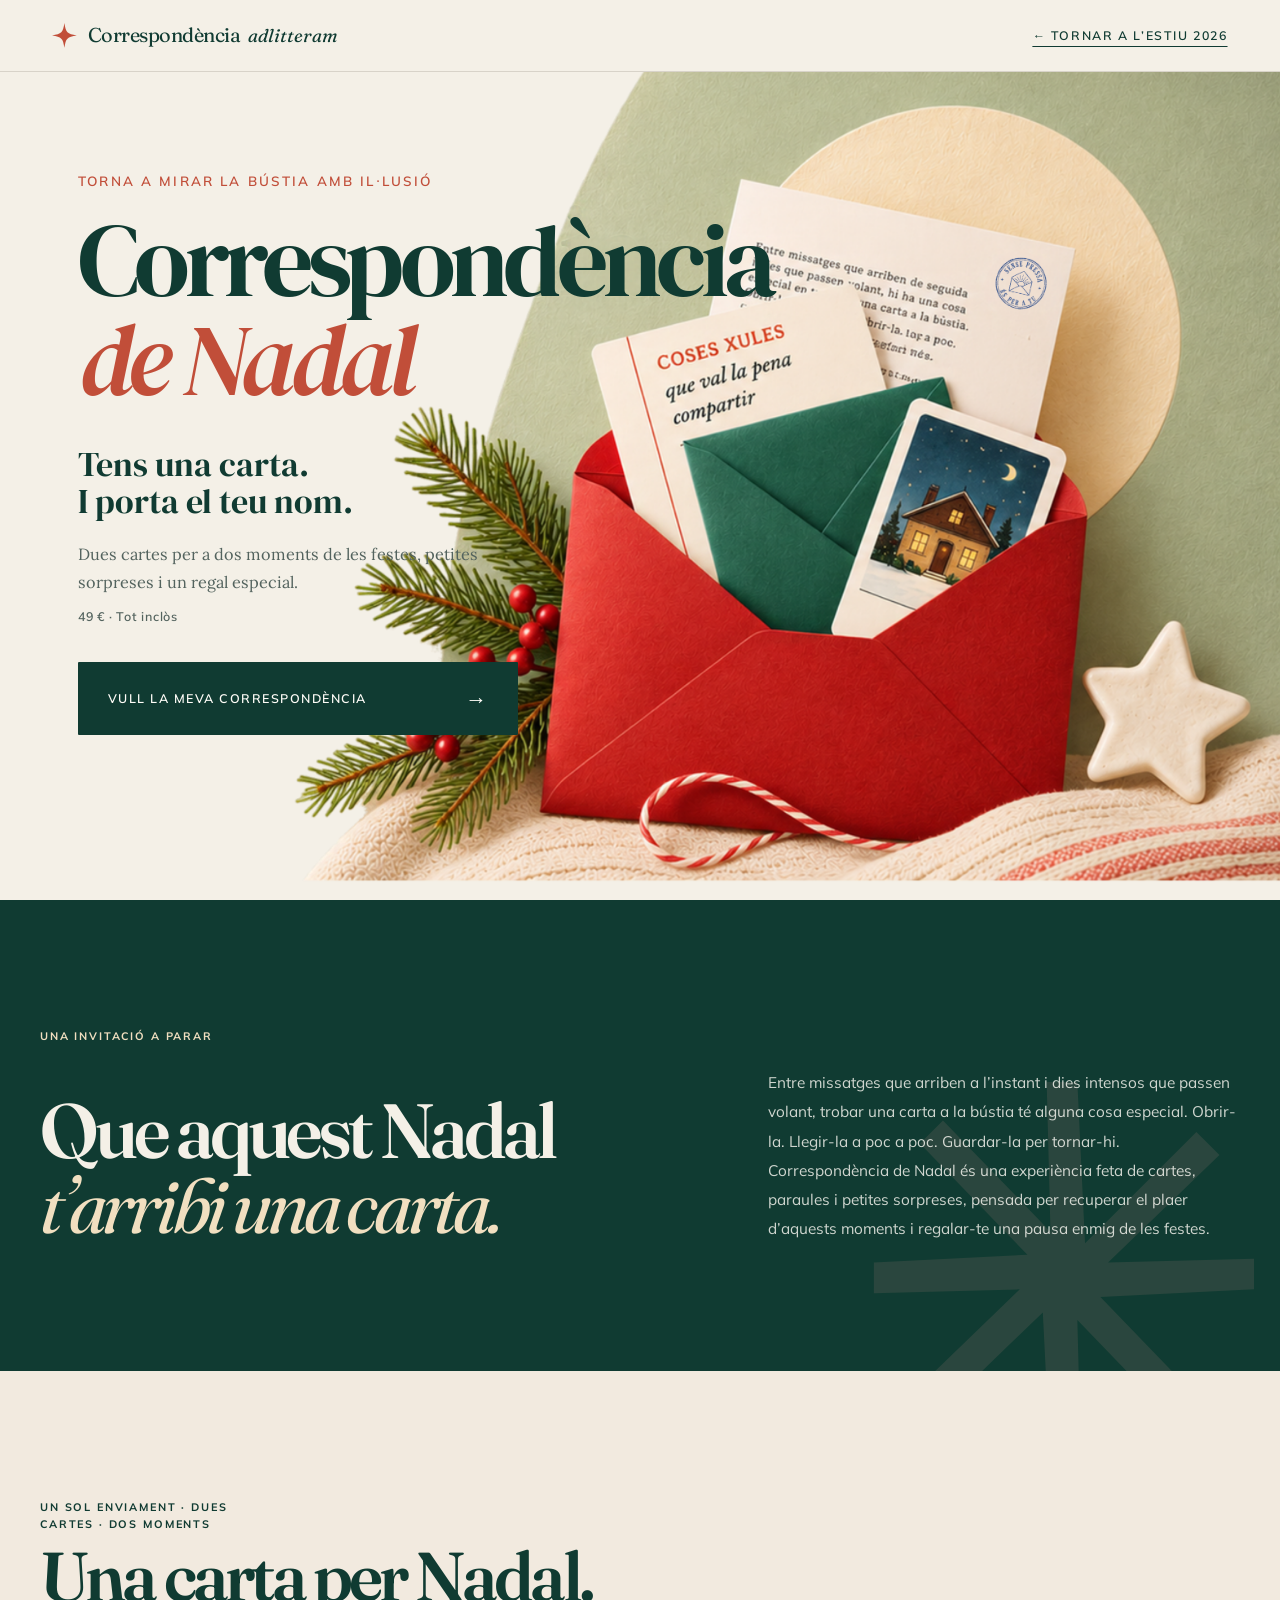
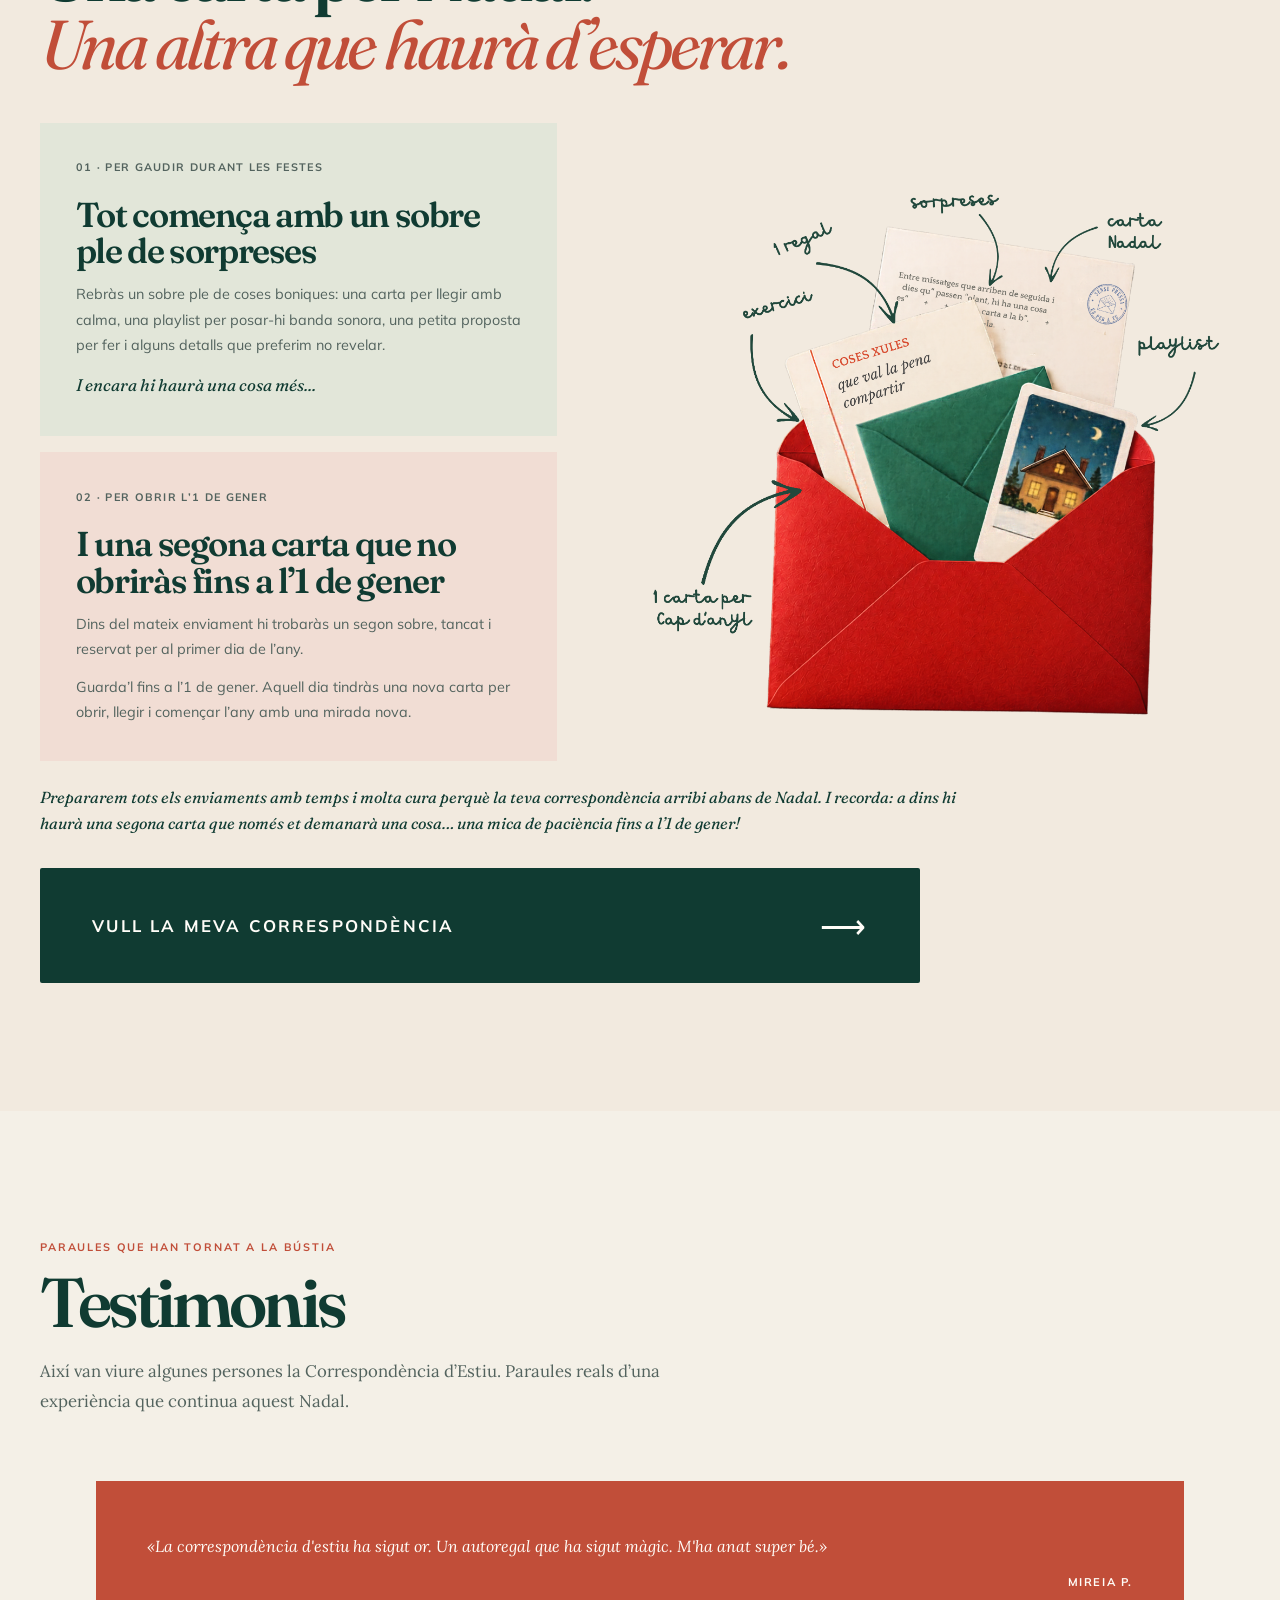
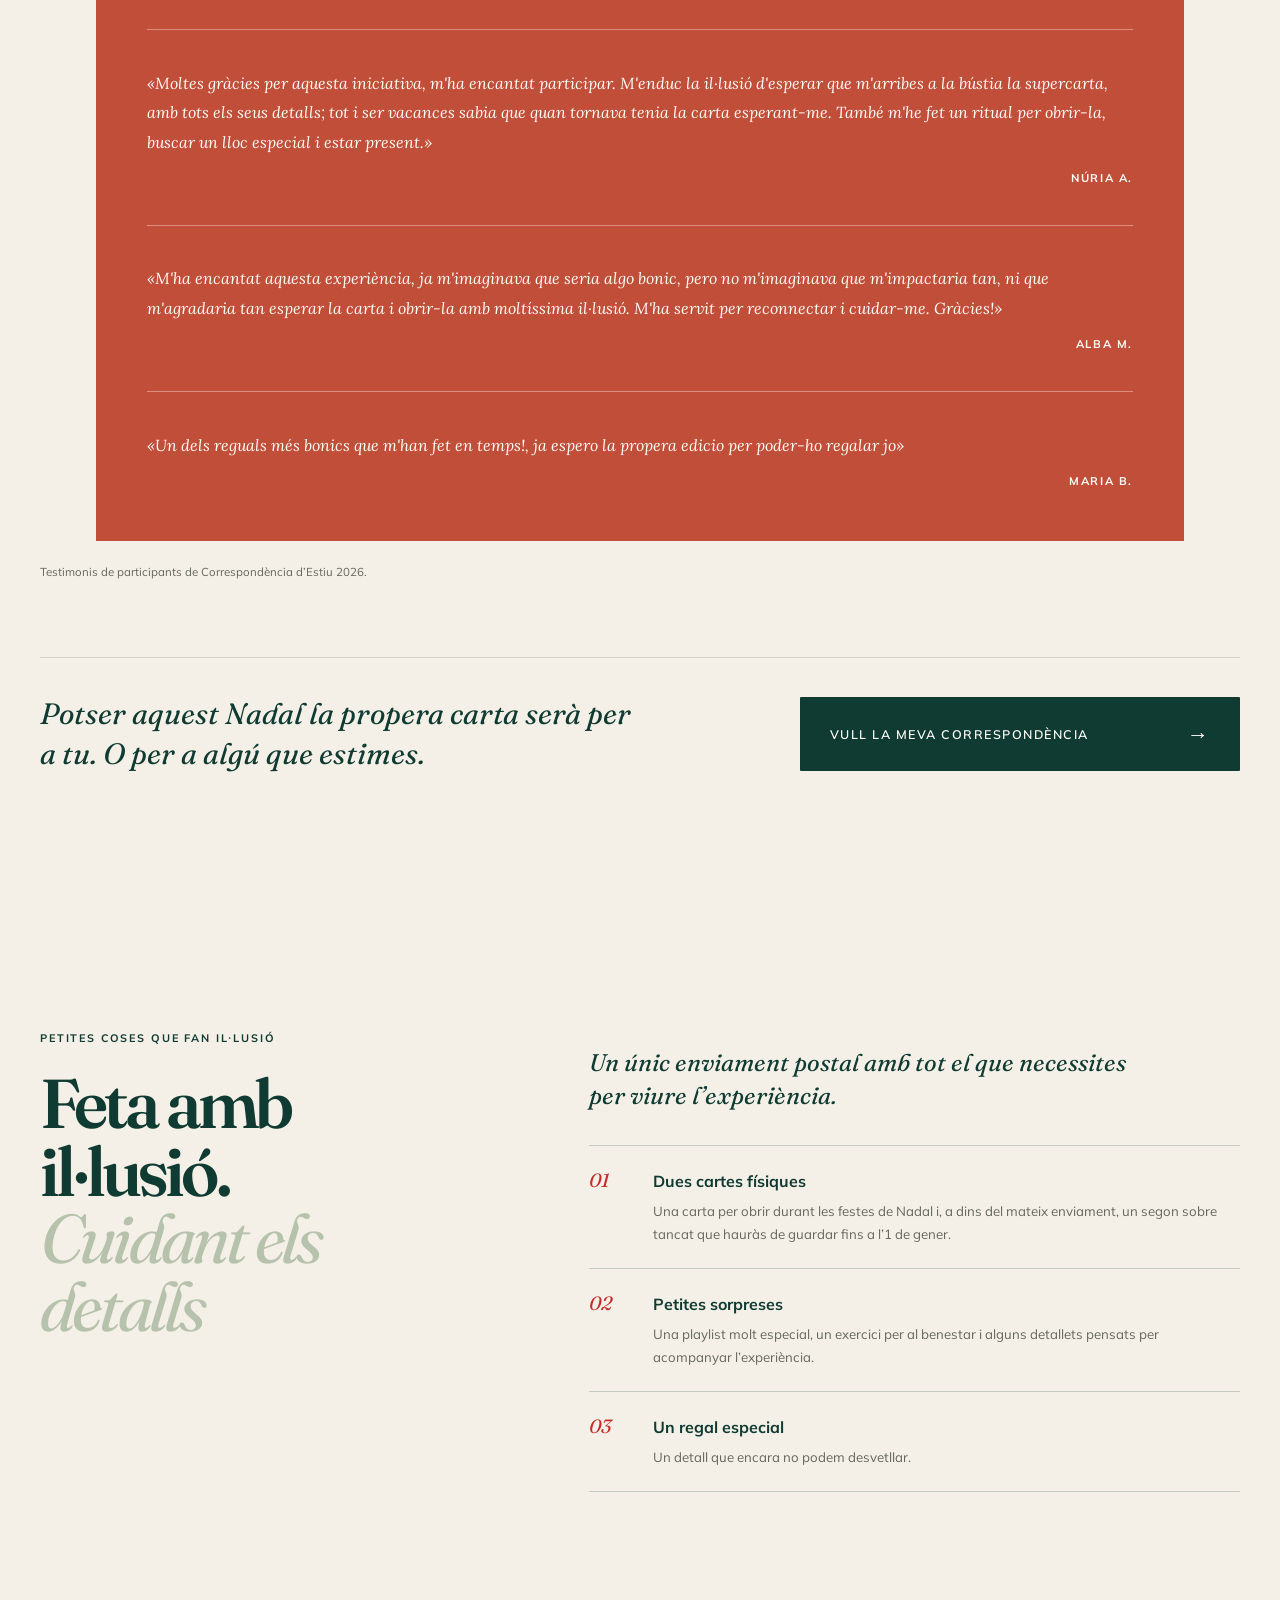
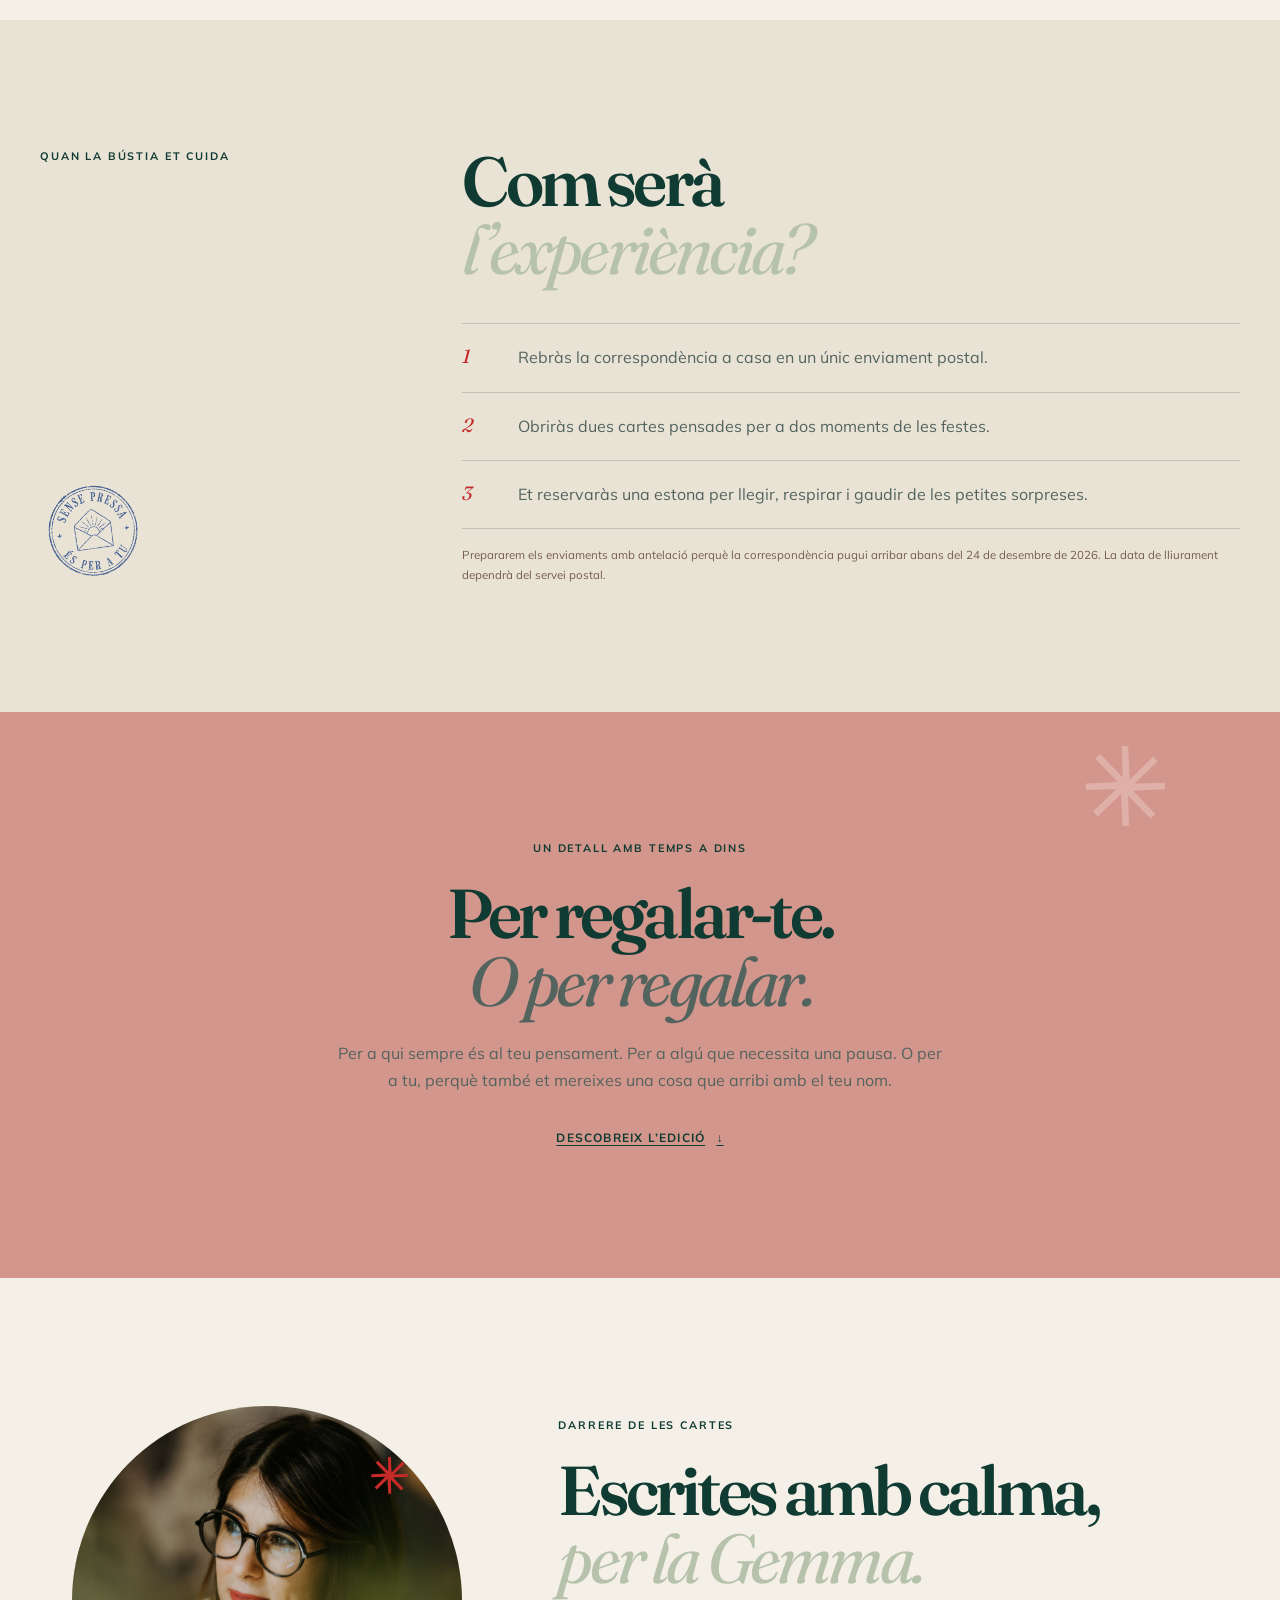
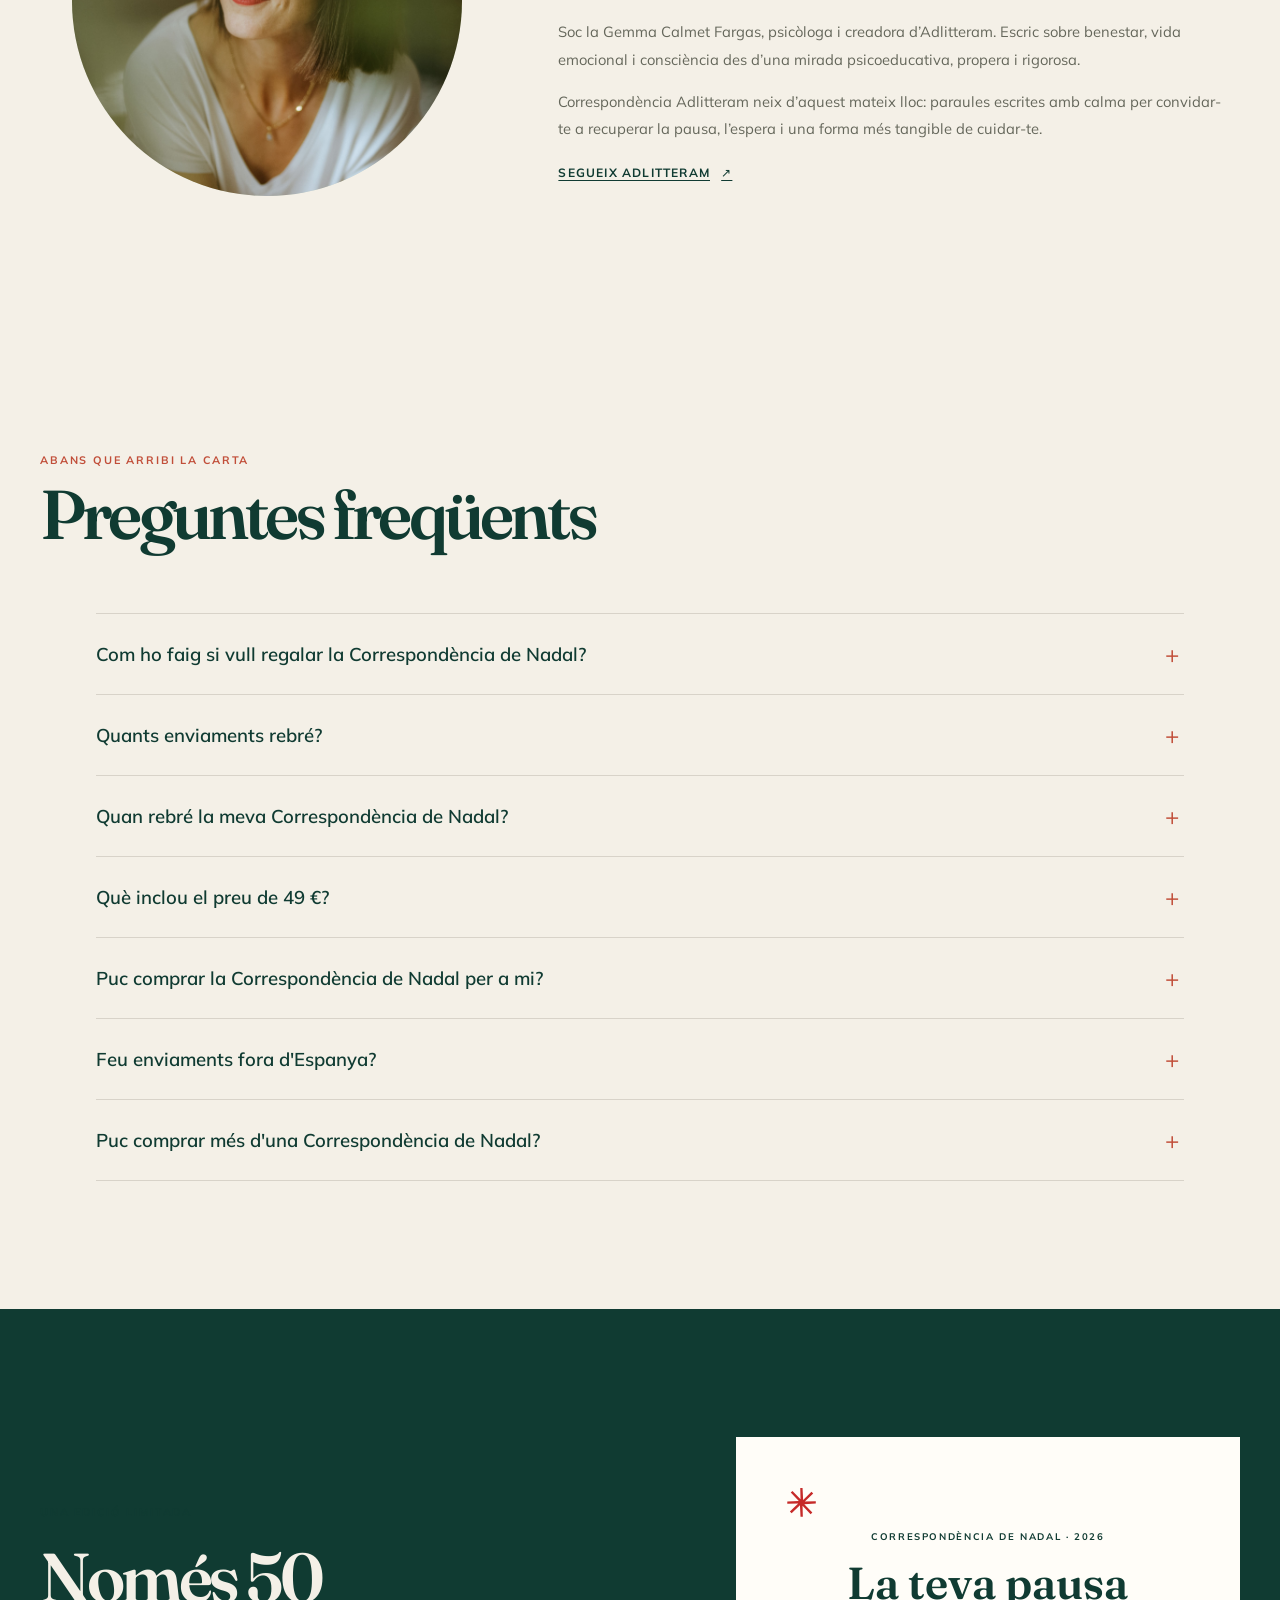
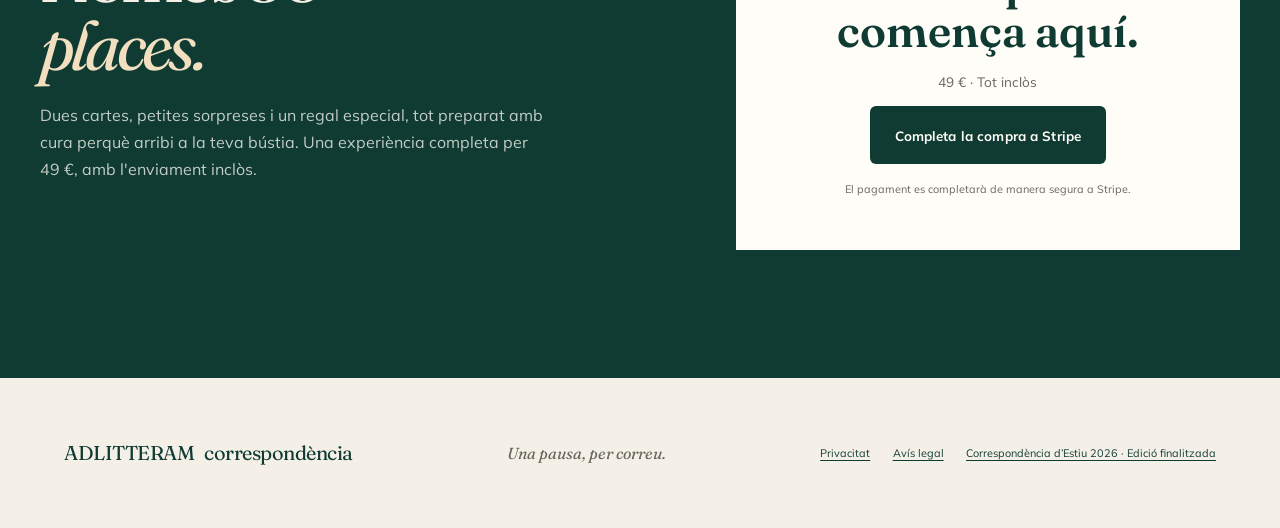
<file: index.html>
<!doctype html>
<html lang="ca">
<head>
  <meta charset="utf-8">
  <meta name="viewport" content="width=device-width, initial-scale=1">
  <meta name="description" content="Dues cartes per a dos moments de les festes, petites sorpreses i un regal especial. Correspondència de Nadal 2026, Adlitteram.">
  <meta name="theme-color" content="#F7F1E8">
  <title>Correspondència de Nadal 2026 · Adlitteram</title>
  <link rel="preconnect" href="https://fonts.googleapis.com">
  <link rel="preconnect" href="https://fonts.gstatic.com" crossorigin>
  <link rel="preload" as="style" href="https://fonts.googleapis.com/css2?family=DM+Serif+Display:ital@0;1&family=Fraunces:ital,wght@0,400;0,600;1,400&family=Lora:wght@400&family=Montserrat:wght@500;600&family=Mulish:wght@400;600;700&family=Satisfy&display=swap">
  <link href="https://fonts.googleapis.com/css2?family=DM+Serif+Display:ital@0;1&family=Fraunces:ital,wght@0,400;0,600;1,400&family=Lora:wght@400&family=Montserrat:wght@500;600&family=Mulish:wght@400;600;700&family=Satisfy&display=swap" rel="stylesheet">
  <link rel="stylesheet" href="/nadal-2026/styles.css">
</head>
<body>
  <a class="skip-link" href="#contingut">Ves al contingut</a>
  <header class="site-header">
    <a class="wordmark" href="#inici" aria-label="Correspondència Adlitteram, inici"><span class="wordmark-mark" aria-hidden="true"><svg viewBox="0 0 100 100"><path d="M50 0C56 39 61 44 100 50 61 56 56 61 50 100 44 61 39 56 0 50 39 44 44 39 50 0Z"/></svg></span><span class="wordmark-name">Correspondència <em>adlitteram</em></span></a>
    <a class="archive-link" href="/estiu-2026/">← Tornar a l’estiu 2026</a>
  </header>

  <main id="contingut">
    <section class="hero" id="inici" aria-labelledby="hero-title">
      <div class="hero-copy">
        <p class="eyebrow">Torna a mirar la bústia amb il·lusió</p>
        <h1 id="hero-title"><span>Correspondència</span><em>de Nadal</em></h1>
        <p class="hero-subtitle">Tens una carta.<br>I porta el teu nom.</p>
        <p class="hero-description">Dues cartes per a dos moments de les festes, petites sorpreses i un regal especial.</p>
        <p class="hero-price">49&nbsp;€ · Tot inclòs</p>
        <a class="button button-primary" href="https://buy.stripe.com/fZu5kw3Jq8W8dRp18m0Ny01?locale=es">Vull la meva correspondència <span aria-hidden="true">→</span></a>
      </div>

      <figure class="hero-art" aria-labelledby="art-caption">
        <div class="hero-stage">
          <img class="hero-product" src="/nadal-2026/assets/images/matge-hero-nadal-26.png" alt="Composició de Nadal amb el sobre vermell que conté les cartes, una branca de pi amb baies, una estrella de ceràmica i un fil de caramel sobre una manta" width="3969" height="2235" decoding="async" fetchpriority="high">
        </div>
        <figcaption id="art-caption" class="visually-hidden">Composició fotogràfica del producte de l’edició de Nadal.</figcaption>
      </figure>
    </section>

    <section class="story-intro section reveal" id="la-proposta" aria-labelledby="story-title">
      <p class="eyebrow">Una invitació a parar</p>
      <h2 id="story-title">Que aquest Nadal<br><em>t’arribi una carta.</em></h2>
      <div class="story-intro-copy">
        <p>Entre missatges que arriben a l’instant i dies intensos que passen volant, trobar una carta a la bústia té alguna cosa especial. Obrir-la. Llegir-la a poc a poc. Guardar-la per tornar-hi. Correspondència de Nadal és una experiència feta de cartes, paraules i petites sorpreses, pensada per recuperar el plaer d’aquests moments i regalar-te una pausa enmig de les festes.</p>
      </div>
      <span class="large-asterisk" aria-hidden="true"><svg viewBox="0 0 100 100"><path d="M46 0h8l2 42 29-29 6 6-29 28 38-1v8l-40 2 28 29-6 6-28-29 1 38h-8l-2-40-29 28-6-6 29-28-38 1v-8l40-2-28-29 6-6 28 29z"/></svg></span>
    </section>

    <section class="two-moments section" aria-labelledby="moments-title">
      <div class="section-heading reveal">
        <p class="eyebrow">Un sol enviament · dues cartes · dos moments</p>
        <h2 id="moments-title">Una carta per Nadal.<br><em>Una altra que haurà d’esperar.</em></h2>
      </div>
      <div class="moments-layout">
        <div class="moments-grid">
          <article class="moment-card moment-december reveal">
            <span class="moment-number">01 · Per gaudir durant les festes</span>
            <h3>Tot comença amb un sobre ple de sorpreses</h3>
            <p>Rebràs un sobre ple de coses boniques: una carta per llegir amb calma, una playlist per posar-hi banda sonora, una petita proposta per fer i alguns detalls que preferim no revelar.</p>
            <p class="moment-teaser">I encara hi haurà una cosa més...</p>
          </article>
          <article class="moment-card moment-newyear reveal">
            <span class="moment-number">02 · Per obrir l’1 de gener</span>
            <h3>I una segona carta que no obriràs fins a l’1 de gener</h3>
            <p>Dins del mateix enviament hi trobaràs un segon sobre, tancat i reservat per al primer dia de l’any.</p>
            <p>Guarda’l fins a l’1 de gener. Aquell dia tindràs una nova carta per obrir, llegir i començar l’any amb una mirada nova.</p>
          </article>
        </div>
        <figure class="moments-photo reveal">
          <img src="/nadal-2026/assets/images/sobre-vermell-productes-nadal-26.png" alt="Sobre vermell amb dues cartes i la targeta de playlist; unes anotacions manuscrites assenyalen les sorpreses, l’exercici i les cartes de Nadal i Cap d’Any" width="3969" height="2235" loading="lazy" decoding="async">
        </figure>
      </div>
      <p class="section-footnote reveal">Prepararem tots els enviaments amb temps i molta cura perquè la teva correspondència arribi abans de Nadal. I recorda: a dins hi haurà una segona carta que només et demanarà una cosa… una mica de paciència fins a l’1 de gener!</p>
      <a class="button button-primary moments-cta" href="https://buy.stripe.com/fZu5kw3Jq8W8dRp18m0Ny01?locale=es">Vull la meva correspondència <span aria-hidden="true">⟶</span></a>
    </section>

    <section class="testimonials section" aria-labelledby="testimonials-title">
      <header class="testimonials-heading">
        <p class="eyebrow">Paraules que han tornat a la bústia</p>
        <h2 id="testimonials-title">Testimonis</h2>
        <p class="testimonials-intro">Així van viure algunes persones la Correspondència d’Estiu. Paraules reals d’una experiència que continua aquest Nadal.</p>
      </header>
      <div class="testimonials-panel">
        <article class="testimonial-letter">
          <blockquote><p>«La correspondència d'estiu ha sigut or. Un autoregal que ha sigut màgic. M'ha anat super bé.»</p></blockquote>
          <p class="testimonial-author">MIREIA P.</p>
        </article>
        <article class="testimonial-letter">
          <blockquote><p>«Moltes gràcies per aquesta iniciativa, m'ha encantat participar. M'enduc la il·lusió d'esperar que m'arribes a la bústia la supercarta, amb tots els seus detalls; tot i ser vacances sabia que quan tornava tenia la carta esperant-me. També m'he fet un ritual per obrir-la, buscar un lloc especial i estar present.»</p></blockquote>
          <p class="testimonial-author">NÚRIA A.</p>
        </article>
        <article class="testimonial-letter">
          <blockquote><p>«M'ha encantat aquesta experiència, ja m'imaginava que seria algo bonic, pero no m'imaginava que m'impactaria tan, ni que m'agradaria tan esperar la carta i obrir-la amb moltíssima il·lusió. M'ha servit per reconnectar i cuidar-me. Gràcies!»</p></blockquote>
          <p class="testimonial-author">ALBA M.</p>
        </article>
        <article class="testimonial-letter">
          <blockquote><p>«Un dels reguals més bonics que m'han fet en temps!, ja espero la propera edicio per poder-ho regalar jo»</p></blockquote>
          <p class="testimonial-author">MARIA B.</p>
        </article>
      </div>
      <p class="testimonials-source">Testimonis de participants de Correspondència d’Estiu 2026.</p>
      <div class="testimonials-ending">
        <p>Potser aquest Nadal la propera carta serà per a tu. O per a algú que estimes.</p>
        <a class="button button-primary" href="https://buy.stripe.com/fZu5kw3Jq8W8dRp18m0Ny01?locale=es">Vull la meva correspondència <span aria-hidden="true">→</span></a>
      </div>
    </section>

    <section class="what-includes section reveal" id="que-rebras" aria-labelledby="includes-title">
      <div class="includes-heading">
        <p class="eyebrow">Petites coses que fan il·lusió</p>
        <h2 id="includes-title">Feta amb il·lusió.<br><em>Cuidant els detalls</em></h2>
      </div>
      <div class="includes-copy">
        <p class="includes-lead">Un únic enviament postal amb tot el que necessites per viure l’experiència.</p>
        <ul class="includes-list">
          <li><span>01</span><div><strong>Dues cartes físiques</strong><p>Una carta per obrir durant les festes de Nadal i, a dins del mateix enviament, un segon sobre tancat que hauràs de guardar fins a l’1 de gener.</p></div></li>
          <li><span>02</span><div><strong>Petites sorpreses</strong><p>Una playlist molt especial, un exercici per al benestar i alguns detallets pensats per acompanyar l’experiència.</p></div></li>
          <li><span>03</span><div><strong>Un regal especial</strong><p>Un detall que encara no podem desvetllar.</p></div></li>
        </ul>
      </div>
    </section>

    <section class="experience section" aria-labelledby="experience-title">
      <div class="experience-aside reveal">
        <p class="eyebrow">Quan la bústia et cuida</p>
        <span class="postmark-frame" role="img" aria-label="Segell postal Adlitteram: Sense pressa, és per a tu"><img class="postmark" src="/assets/nadal-26/segell-sense-pressa.png" alt=""></span>
      </div>
      <div class="experience-main reveal">
        <h2 id="experience-title">Com serà<br><em>l’experiència?</em></h2>
        <ol class="experience-steps">
          <li><span>1</span><p>Rebràs la correspondència a casa en un únic enviament postal.</p></li>
          <li><span>2</span><p>Obriràs dues cartes pensades per a dos moments de les festes.</p></li>
          <li><span>3</span><p>Et reservaràs una estona per llegir, respirar i gaudir de les petites sorpreses.</p></li>
        </ol>
        <p class="dev-note">Prepararem els enviaments amb antelació perquè la correspondència pugui arribar abans del 24 de desembre de 2026. La data de lliurament dependrà del servei postal.</p>
      </div>
    </section>

    <section class="gift section reveal" aria-labelledby="gift-title">
      <span class="gift-star" aria-hidden="true"><svg viewBox="0 0 100 100"><path d="M46 0h8l2 42 29-29 6 6-29 28 38-1v8l-40 2 28 29-6 6-28-29 1 38h-8l-2-40-29 28-6-6 29-28-38 1v-8l40-2-28-29 6-6 28 29z"/></svg></span>
      <p class="eyebrow">Un detall amb temps a dins</p>
      <h2 id="gift-title">Per regalar-te.<br><em>O per regalar.</em></h2>
      <p>Per a qui sempre és al teu pensament. Per a algú que necessita una pausa. O per a tu, perquè també et mereixes una cosa que arribi amb el teu nom.</p>
      <a class="text-link" href="#compra">Descobreix l’edició <span aria-hidden="true">↓</span></a>
    </section>

    <section class="author section" aria-labelledby="author-title">
      <div class="author-mark reveal"><img src="/assets/nadal-26/GemmaCalmet-6.jpg" alt="Retrat de Gemma Calmet" width="1667" height="2500" loading="lazy" decoding="async"><i aria-hidden="true"><svg viewBox="0 0 100 100"><path d="M46 0h8l2 42 29-29 6 6-29 28 38-1v8l-40 2 28 29-6 6-28-29 1 38h-8l-2-40-29 28-6-6 29-28-38 1v-8l40-2-28-29 6-6 28 29z"/></svg></i></div>
      <div class="author-copy reveal">
        <p class="eyebrow">Darrere de les cartes</p>
        <h2 id="author-title">Escrites amb calma,<br><em>per la Gemma.</em></h2>
        <p>Soc la Gemma Calmet Fargas, psicòloga i creadora d’Adlitteram. Escric sobre benestar, vida emocional i consciència des d’una mirada psicoeducativa, propera i rigorosa.</p>
        <p>Correspondència Adlitteram neix d’aquest mateix lloc: paraules escrites amb calma per convidar-te a recuperar la pausa, l’espera i una forma més tangible de cuidar-te.</p>
        <a class="text-link" href="https://www.instagram.com/litteram" target="_blank" rel="noopener noreferrer">Segueix Adlitteram <span aria-hidden="true">↗</span></a>
      </div>
    </section>

    <section class="faq section" aria-labelledby="faq-title">
      <header class="faq-heading">
        <p class="eyebrow">Abans que arribi la carta</p>
        <h2 id="faq-title">Preguntes freqüents</h2>
      </header>
      <div class="faq-list">
        <details class="faq-item">
          <summary>Com ho faig si vull regalar la Correspondència de Nadal?<span class="faq-toggle" aria-hidden="true"></span></summary>
          <div class="faq-answer">
            <p>És molt fàcil! Quan facis la compra, introdueix primer el teu nom i correu electrònic. Després, al desplegable «És un regal?», selecciona «Sí, és un regal».</p>
            <p>A l'apartat d'enviament, escriu el nom i l'adreça de la persona a qui vols sorprendre. Finalment, introdueix les teves dades de facturació i completa el pagament.</p>
            <p>Nosaltres ens encarregarem que la correspondència arribi directament a la seva bústia!</p>
            <a class="faq-guide-link" href="/assets/nadal-26/regalar-correspondencia-instruccions.png" aria-haspopup="dialog" aria-controls="gift-guide-dialog" data-open-gift-guide>Veure com omplir el formulari si és un regal <span aria-hidden="true">↗</span></a>
          </div>
        </details>
        <details class="faq-item">
          <summary>Quants enviaments rebré?<span class="faq-toggle" aria-hidden="true"></span></summary>
          <div class="faq-answer">
            <p>Un de sol! Rebràs tota la Correspondència de Nadal en un únic enviament. A dins hi trobaràs una carta per obrir als volts de Nadal i un segon sobre tancat, que hauràs de guardar fins a l'1 de gener.</p>
            <p>Dues cartes per a dos moments diferents de les festes.</p>
          </div>
        </details>
        <details class="faq-item">
          <summary>Quan rebré la meva Correspondència de Nadal?<span class="faq-toggle" aria-hidden="true"></span></summary>
          <div class="faq-answer">
            <p>Prepararem i enviarem les correspondències amb prou antelació perquè puguin arribar abans del 24 de desembre. Tot i això, el termini final de lliurament depèn del servei postal.</p>
          </div>
        </details>
        <details class="faq-item">
          <summary>Què inclou el preu de 49&nbsp;€?<span class="faq-toggle" aria-hidden="true"></span></summary>
          <div class="faq-answer">
            <p>Tot! Les dues cartes, una playlist molt especial, un exercici pro benestar, petites sorpreses, un regal especial i l'enviament postal a Espanya (Península, Illes Balears i Illes Canàries). No hi ha despeses d'enviament addicionals.</p>
          </div>
        </details>
        <details class="faq-item">
          <summary>Puc comprar la Correspondència de Nadal per a mi?<span class="faq-toggle" aria-hidden="true"></span></summary>
          <div class="faq-answer">
            <p>I tant! Correspondència també és una invitació a fer-te un autoregal: una mica de temps per a tu, una pausa i dos moments per gaudir sense presses.</p>
          </div>
        </details>
        <details class="faq-item">
          <summary>Feu enviaments fora d'Espanya?<span class="faq-toggle" aria-hidden="true"></span></summary>
          <div class="faq-answer">
            <p>De moment, no. Aquesta edició de Correspondència de Nadal només s'enviarà a adreces d'Espanya (Península, Illes Balears i Illes Canàries). El preu de 49&nbsp;€ inclou totes les despeses d'enviament.</p>
          </div>
        </details>
        <details class="faq-item">
          <summary>Puc comprar més d'una Correspondència de Nadal?<span class="faq-toggle" aria-hidden="true"></span></summary>
          <div class="faq-answer">
            <p>I tant! Pots comprar-ne més d'una, però hauràs de fer una compra per cada correspondència, ja que cada enviament necessita les seves pròpies dades.</p>
            <p>Per agilitzar les compres següents, et recomanem que utilitzis l'opció de desar les dades de pagament a Stripe, si la tens disponible.</p>
          </div>
        </details>
      </div>
    </section>

    <section class="purchase section" id="compra" aria-labelledby="purchase-title">
      <div class="purchase-copy">
        <p class="eyebrow">Una edició limitada</p>
        <h2 id="purchase-title">Només 50<br><em>places.</em></h2>
        <p>Dues cartes, petites sorpreses i un regal especial, tot preparat amb cura perquè arribi a la teva bústia. Una experiència completa per 49&nbsp;€, amb l'enviament inclòs.</p>
      </div>
      <div class="purchase-card">
        <span class="purchase-icon" aria-hidden="true"><svg viewBox="0 0 100 100"><path d="M46 0h8l2 42 29-29 6 6-29 28 38-1v8l-40 2 28 29-6 6-28-29 1 38h-8l-2-40-29 28-6-6 29-28-38 1v-8l40-2-28-29 6-6 28 29z"/></svg></span>
        <p class="eyebrow">Correspondència de Nadal · 2026</p>
        <h3>La teva pausa<br>comença aquí.</h3>
        <p class="purchase-status">49&nbsp;€ · Tot inclòs</p>
        <a class="button button-primary" href="https://buy.stripe.com/fZu5kw3Jq8W8dRp18m0Ny01?locale=es">Completa la compra a Stripe</a>
        <p class="purchase-small">El pagament es completarà de manera segura a Stripe.</p>
      </div>
    </section>
  </main>

  <dialog class="gift-guide-dialog" id="gift-guide-dialog" aria-labelledby="gift-guide-title">
    <div class="gift-guide-dialog-header">
      <h3 id="gift-guide-title">Com omplir el formulari si és un regal</h3>
      <button class="gift-guide-close" type="button" data-close-gift-guide aria-label="Tancar la guia">×</button>
    </div>
    <button class="gift-guide-zoom" type="button" data-toggle-guide-zoom aria-pressed="false">Ampliar imatge</button>
    <figure class="gift-guide-image-wrap">
      <img src="/assets/nadal-26/regalar-correspondencia-instruccions.png" alt="Guia visual per regalar Correspondència de Nadal: mostra com indicar que és un regal i introduir les dades d'enviament i facturació." width="2828" height="4000" loading="lazy" decoding="async">
    </figure>
  </dialog>

  <footer class="site-footer">
    <a class="wordmark" href="#inici">ADLITTERAM<span>correspondència</span></a>
    <p>Una pausa, per correu.</p>
    <nav aria-label="Enllaços complementaris">
      <a href="/privacitat.html">Privacitat</a>
      <a href="/avis-legal.html">Avís legal</a>
      <a href="/estiu-2026/">Correspondència d’Estiu 2026 · Edició finalitzada</a>
    </nav>
  </footer>
  <script src="/nadal-2026/script.js" defer></script>
</body>
</html>
</file>
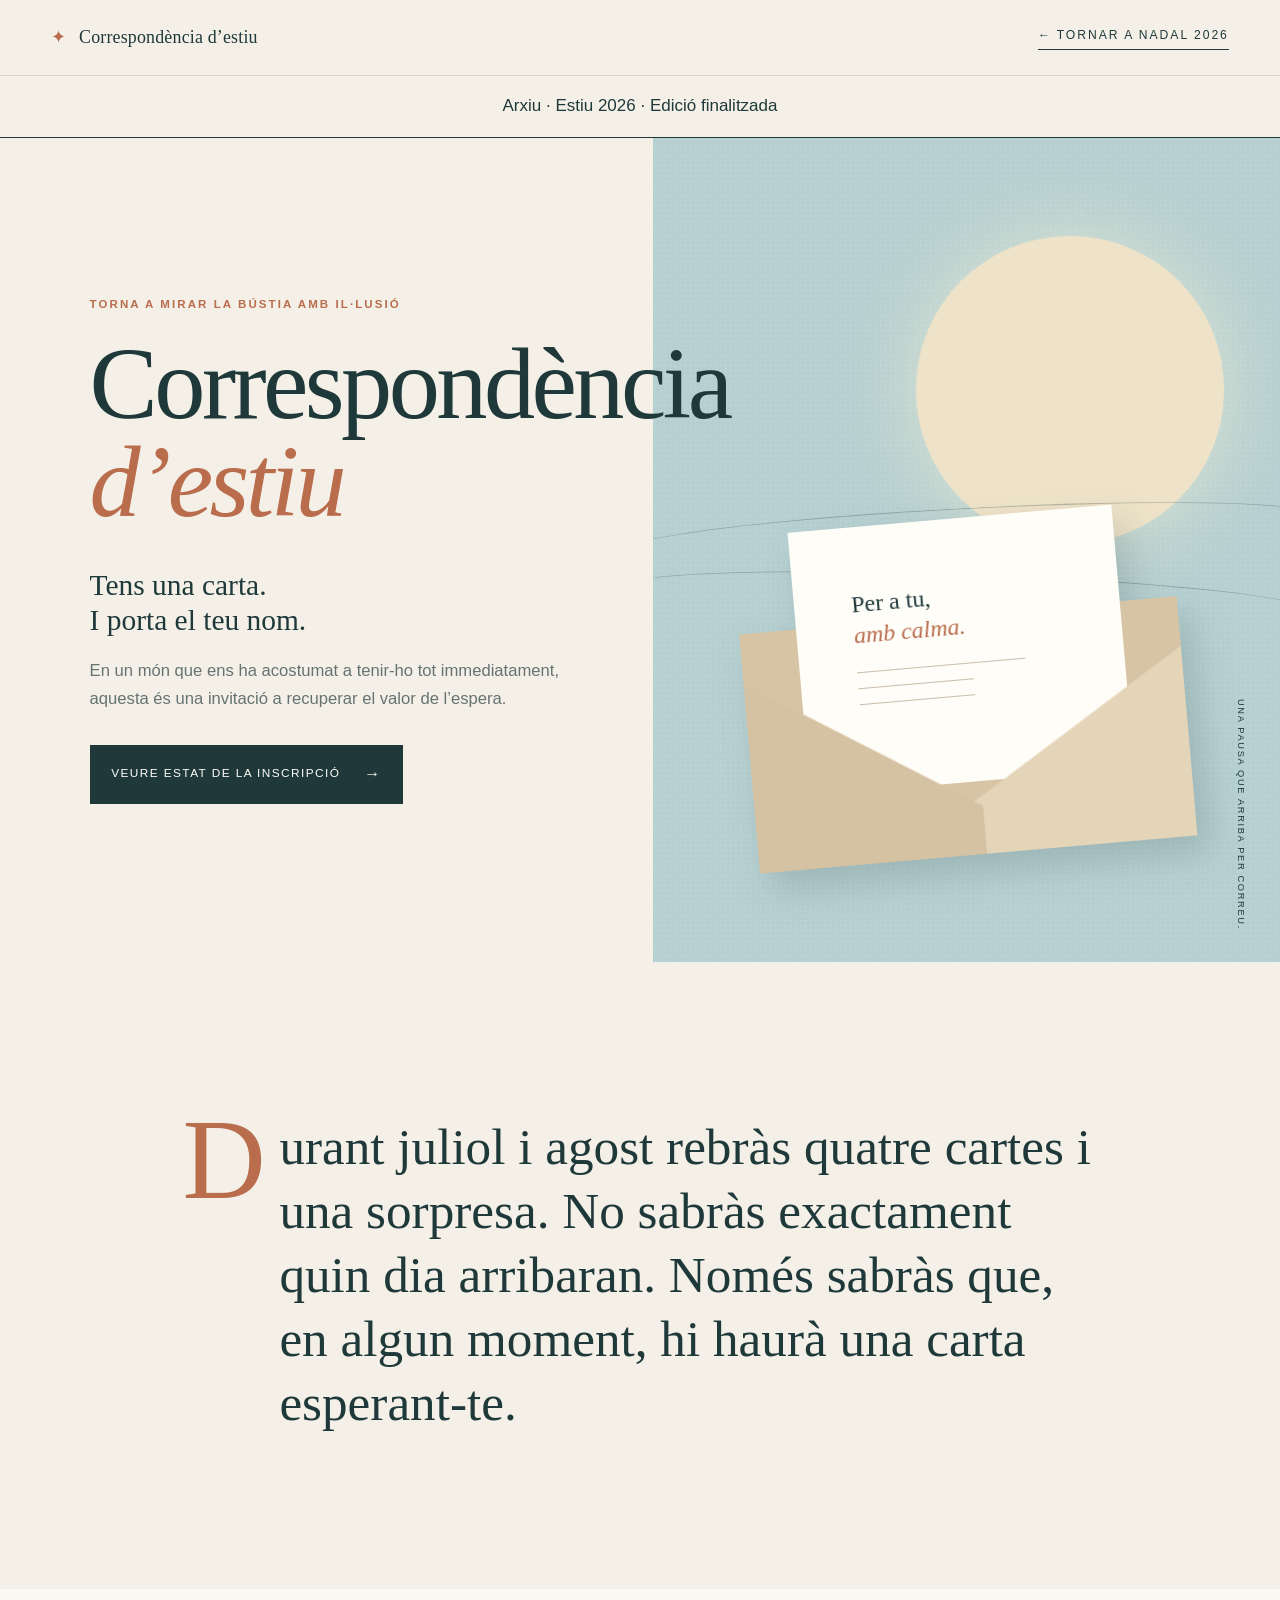
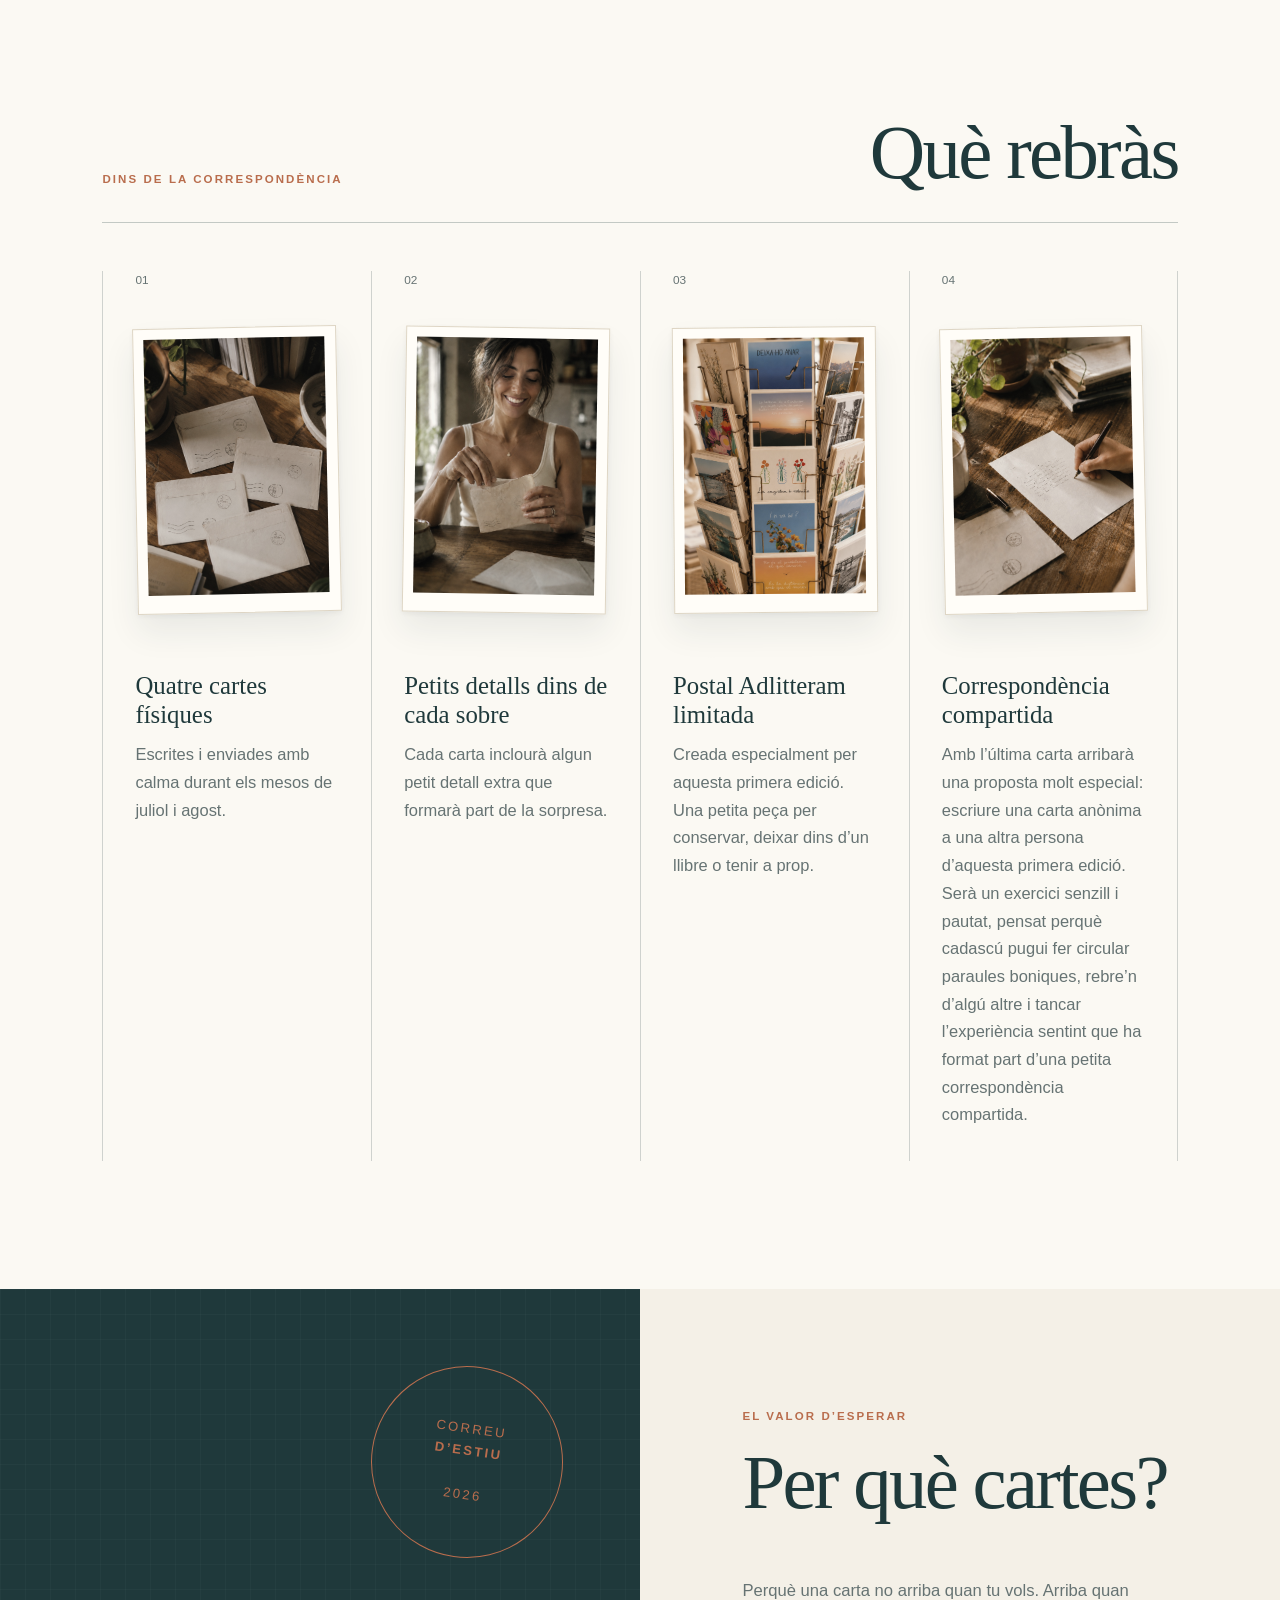
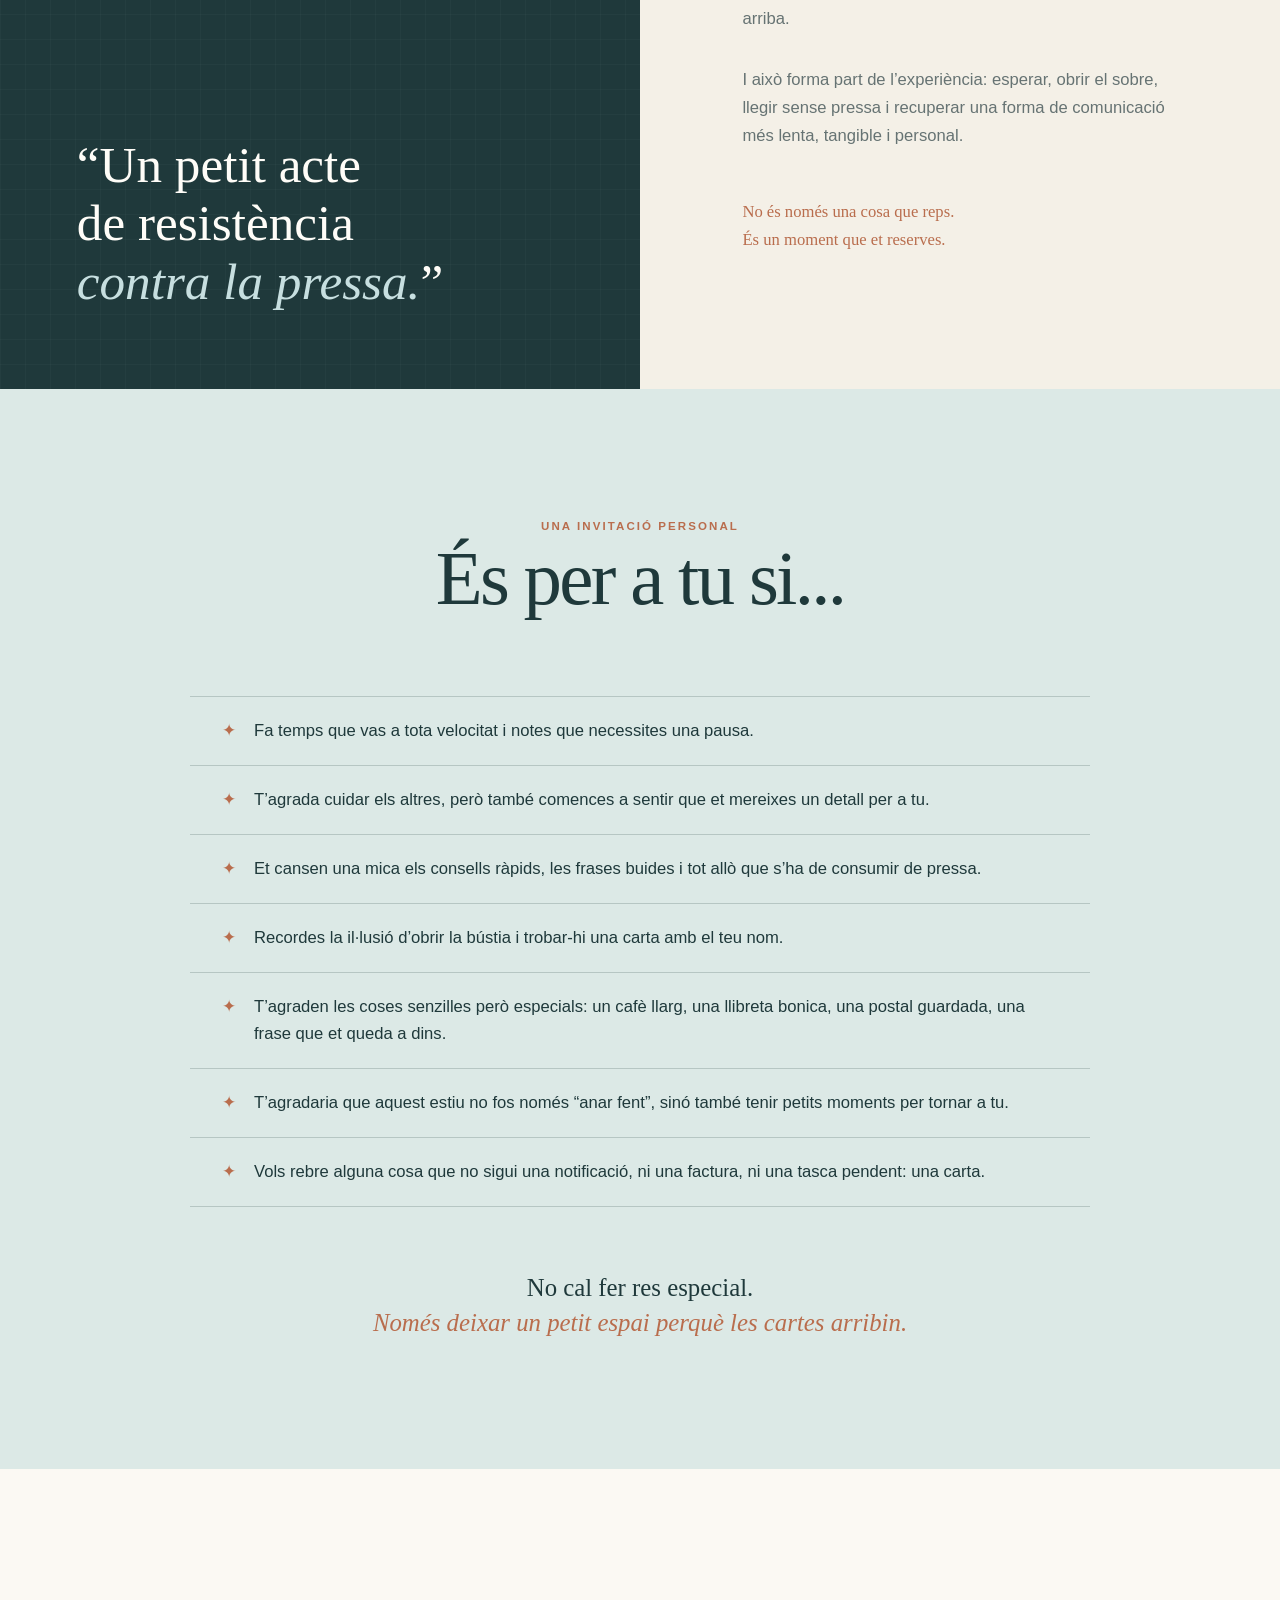
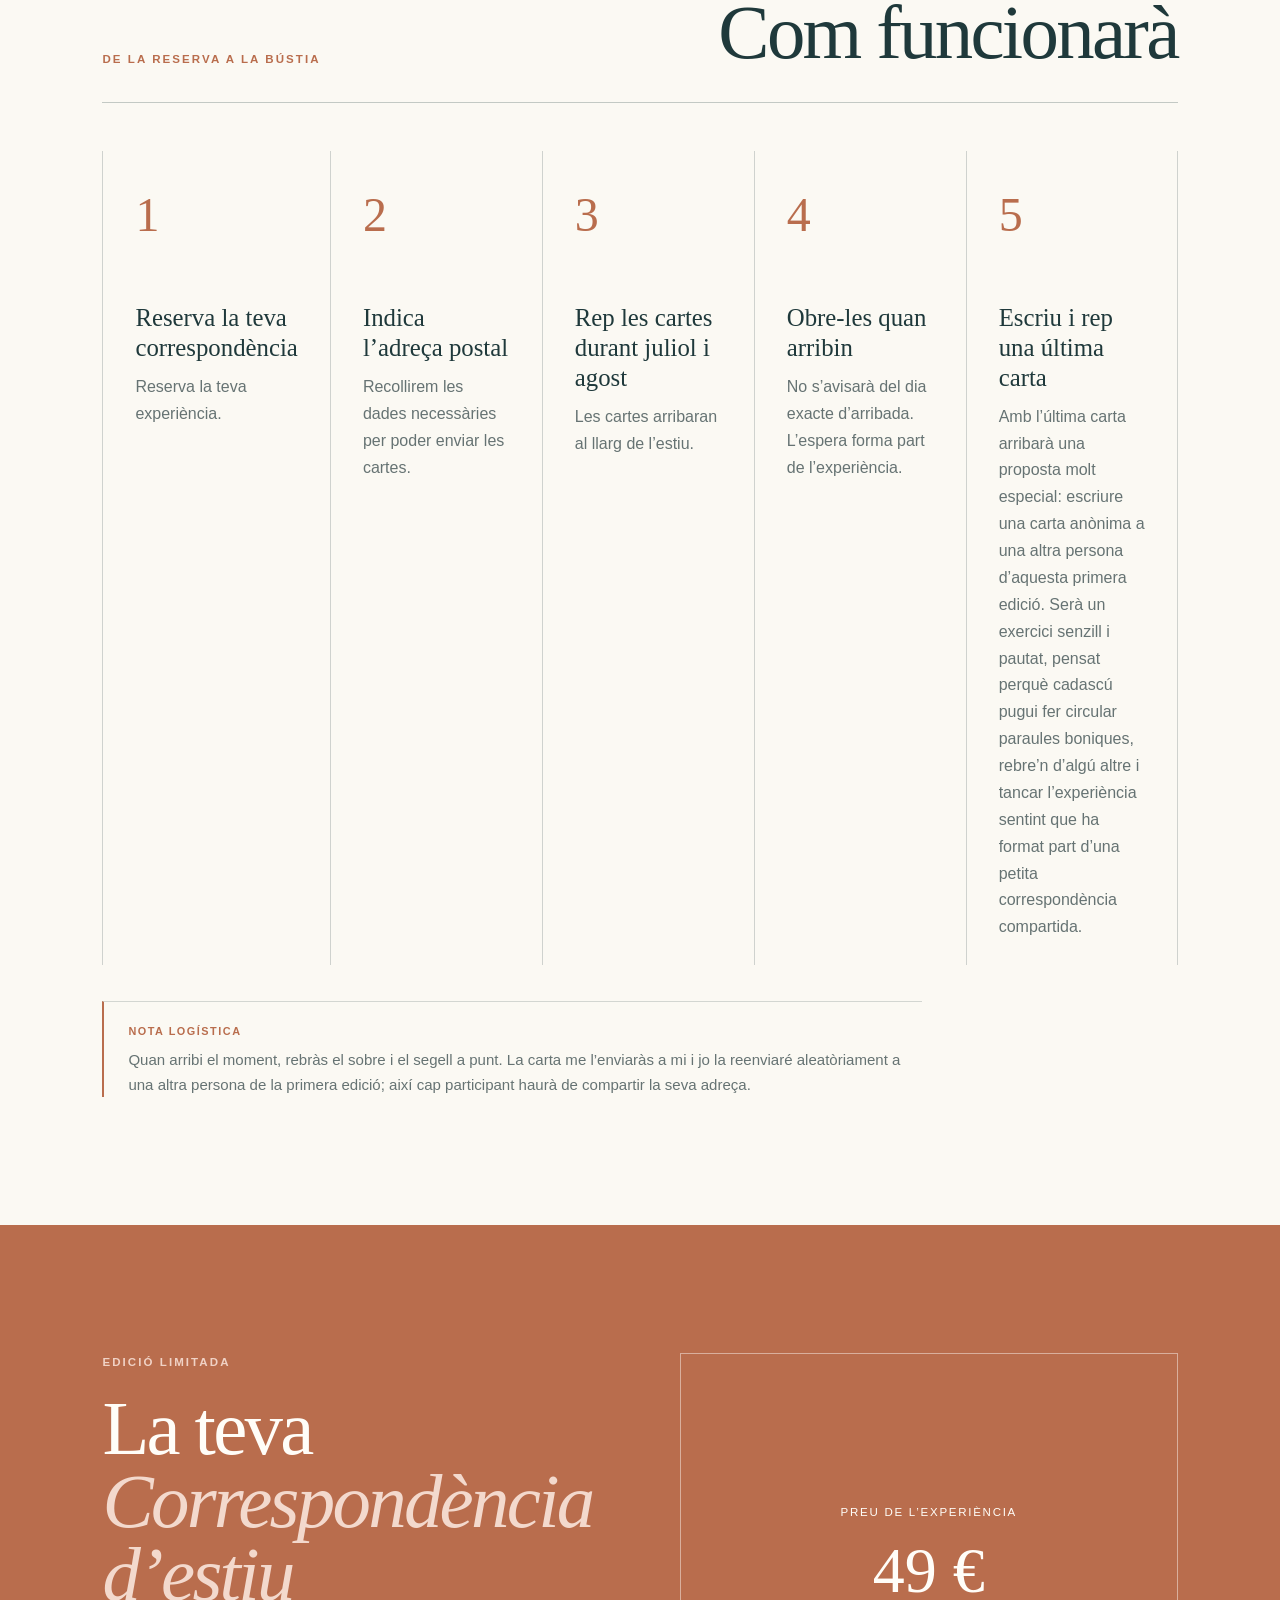
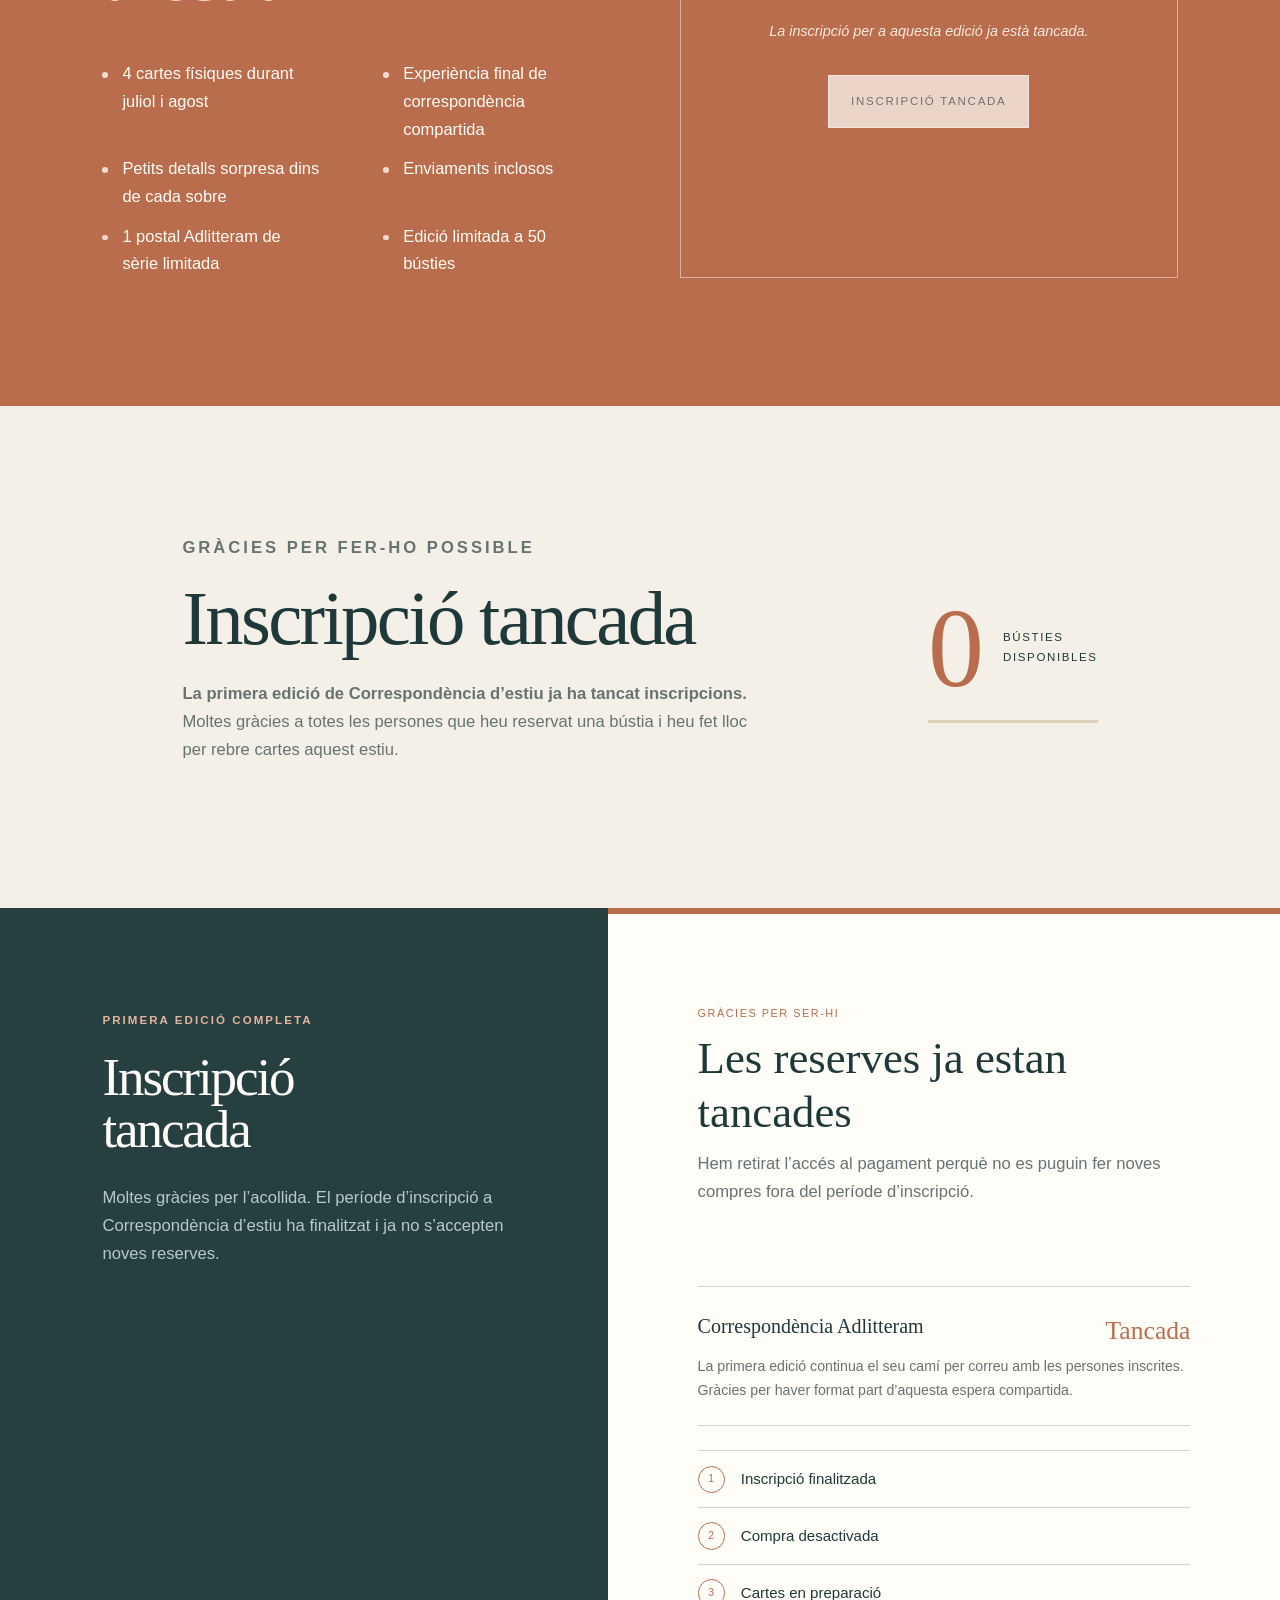
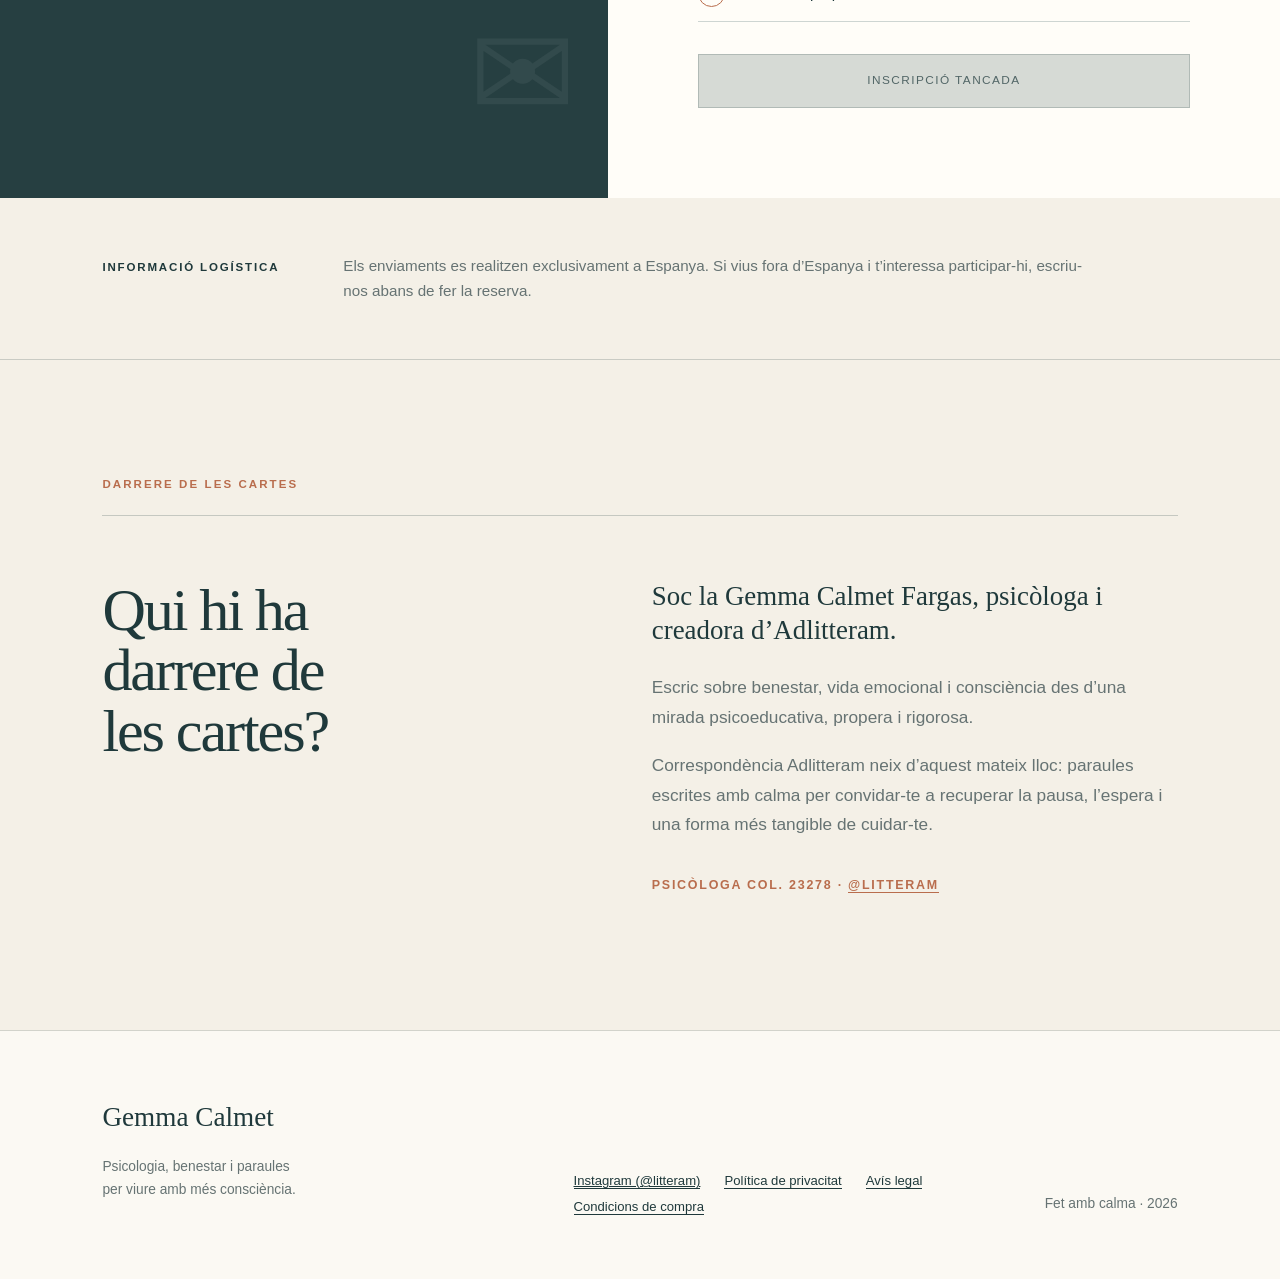
<file: estiu-2026/index.html>
<!doctype html>
<html lang="ca">
  <head>
    <meta charset="UTF-8" />
    <meta name="viewport" content="width=device-width, initial-scale=1" />
    <meta name="description" content="Quatre cartes, una sorpresa i tot un estiu per recuperar el valor de l'espera." />
    <meta property="og:title" content="Correspondència d'estiu — Gemma Calmet" />
    <meta property="og:description" content="Tens una carta. I porta el teu nom." />
    <meta property="og:type" content="website" />
    <meta name="theme-color" content="#f4f0e7" />
    <title>Correspondència d'estiu — Gemma Calmet</title>
    <link rel="stylesheet" href="/styles.css?v=13" />
  </head>
  <body>
    <a class="skip-link" href="#contingut">Anar al contingut</a>

    <header class="site-header">
      <a class="brand" href="#inici" aria-label="Correspondència d'estiu, inici">
        <span class="brand-mark" aria-hidden="true">✦</span>
        Correspondència d’estiu
      </a>
      <a class="header-cta" href="/">← Tornar a Nadal 2026</a>
    </header>

    <main id="contingut">
      <p style="text-align:center;padding:1rem;margin:0;border-bottom:1px solid">Arxiu · Estiu 2026 · Edició finalitzada</p>
      <section class="hero" id="inici">
        <div class="hero-copy reveal">
          <p class="eyebrow">Torna a mirar la bústia amb il·lusió</p>
          <h1>Correspondència<br /><em>d’estiu</em></h1>
          <p class="hero-claim">Tens una carta.<br />I porta el teu nom.</p>
          <p class="hero-text">En un món que ens ha acostumat a tenir-ho tot immediatament, aquesta és una invitació a recuperar el valor de l’espera.</p>
          <a class="button" href="#compra">Veure estat de la inscripció<span aria-hidden="true">→</span></a>
        </div>

        <div class="hero-art reveal" aria-label="Un sobre obert al costat del mar" role="img">
          <div class="sun"></div>
          <div class="sea-line line-one"></div>
          <div class="sea-line line-two"></div>
          <div class="envelope">
            <div class="letter">
              <span>Per a tu,</span>
              <span>amb calma.</span>
              <i></i><i></i><i></i>
            </div>
            <div class="envelope-back"></div>
            <div class="envelope-front"></div>
          </div>
          <span class="art-note">Una pausa que arriba per correu.</span>
        </div>
      </section>

      <section class="intro section-narrow reveal">
        <span class="dropcap">D</span>
        <p>urant juliol i agost rebràs quatre cartes i una sorpresa. No sabràs exactament quin dia arribaran. Només sabràs que, en algun moment, hi haurà una carta esperant-te.</p>
      </section>

      <section class="section receives" id="que-rebras">
        <div class="section-heading reveal">
          <p class="eyebrow">Dins de la correspondència</p>
          <h2>Què rebràs</h2>
        </div>
        <div class="cards-grid">
          <article class="feature-card reveal">
            <span class="feature-number">01</span>
            <figure class="feature-image">
              <img src="/assets/cartes_correspondencia_estiu_litteram.jpg" alt="Quatre sobres de correspondència sobre una taula de fusta" loading="lazy" />
            </figure>
            <h3>Quatre cartes físiques</h3>
            <p>Escrites i enviades amb calma durant els mesos de juliol i agost.</p>
          </article>
          <article class="feature-card reveal">
            <span class="feature-number">02</span>
            <figure class="feature-image">
              <img src="/assets/sorpresa_samarreta_blanca_correspondencia.jpg" alt="Una persona amb samarreta blanca obrint un sobre amb calma" loading="lazy" />
            </figure>
            <h3>Petits detalls dins de cada sobre</h3>
            <p>Cada carta inclourà algun petit detall extra que formarà part de la sorpresa.</p>
          </article>
          <article class="feature-card reveal">
            <span class="feature-number">03</span>
            <figure class="feature-image">
              <img src="/assets/postals_correspondencia_estiu_litteram.jpg" alt="Un expositor ple de postals il·lustrades" loading="lazy" />
            </figure>
            <h3>Postal Adlitteram limitada</h3>
            <p>Creada especialment per aquesta primera edició. Una petita peça per conservar, deixar dins d’un llibre o tenir a prop.</p>
          </article>
          <article class="feature-card reveal">
            <span class="feature-number">04</span>
            <figure class="feature-image">
              <img src="/assets/escriure_correspondencia_estiu_adlitteram.jpg" alt="Una mà escrivint una carta sobre una taula de fusta" loading="lazy" />
            </figure>
            <h3>Correspondència compartida</h3>
            <p>Amb l’última carta arribarà una proposta molt especial: escriure una carta anònima a una altra persona d’aquesta primera edició. Serà un exercici senzill i pautat, pensat perquè cadascú pugui fer circular paraules boniques, rebre’n d’algú altre i tancar l’experiència sentint que ha format part d’una petita correspondència compartida.</p>
          </article>
        </div>
      </section>

      <section class="why section split-section">
        <div class="why-visual reveal" aria-hidden="true">
          <div class="stamp">CORREU<br /><strong>D’ESTIU</strong><br />2026</div>
          <p>“Un petit acte<br />de resistència<br /><em>contra la pressa.</em>”</p>
        </div>
        <div class="section-copy reveal">
          <p class="eyebrow">El valor d’esperar</p>
          <h2>Per què cartes?</h2>
          <p>Perquè una carta no arriba quan tu vols. Arriba quan arriba.</p>
          <p>I això forma part de l’experiència: esperar, obrir el sobre, llegir sense pressa i recuperar una forma de comunicació més lenta, tangible i personal.</p>
          <p class="accent-copy">No és només una cosa que reps.<br />És un moment que et reserves.</p>
        </div>
      </section>

      <section class="section for-you">
        <div class="section-heading centered reveal">
          <p class="eyebrow">Una invitació personal</p>
          <h2>És per a tu si...</h2>
        </div>
        <ul class="check-list reveal">
          <li>Fa temps que vas a tota velocitat i notes que necessites una pausa.</li>
          <li>T’agrada cuidar els altres, però també comences a sentir que et mereixes un detall per a tu.</li>
          <li>Et cansen una mica els consells ràpids, les frases buides i tot allò que s’ha de consumir de pressa.</li>
          <li>Recordes la il·lusió d’obrir la bústia i trobar-hi una carta amb el teu nom.</li>
          <li>T’agraden les coses senzilles però especials: un cafè llarg, una llibreta bonica, una postal guardada, una frase que et queda a dins.</li>
          <li>T’agradaria que aquest estiu no fos només “anar fent”, sinó també tenir petits moments per tornar a tu.</li>
          <li>Vols rebre alguna cosa que no sigui una notificació, ni una factura, ni una tasca pendent: una carta.</li>
        </ul>
        <p class="quiet-note reveal">No cal fer res especial.<br /><em>Només deixar un petit espai perquè les cartes arribin.</em></p>
      </section>

      <section class="section process" id="com-funciona">
        <div class="section-heading reveal">
          <p class="eyebrow">De la reserva a la bústia</p>
          <h2>Com funcionarà</h2>
        </div>
        <ol class="steps">
          <li class="reveal"><span>1</span><div><h3>Reserva la teva correspondència</h3><p>Reserva la teva experiència.</p></div></li>
          <li class="reveal"><span>2</span><div><h3>Indica l’adreça postal</h3><p>Recollirem les dades necessàries per poder enviar les cartes.</p></div></li>
          <li class="reveal"><span>3</span><div><h3>Rep les cartes durant juliol i agost</h3><p>Les cartes arribaran al llarg de l’estiu.</p></div></li>
          <li class="reveal"><span>4</span><div><h3>Obre-les quan arribin</h3><p>No s’avisarà del dia exacte d’arribada. L’espera forma part de l’experiència.</p></div></li>
          <li class="reveal"><span>5</span><div><h3>Escriu i rep una última carta</h3><p>Amb l’última carta arribarà una proposta molt especial: escriure una carta anònima a una altra persona d’aquesta primera edició. Serà un exercici senzill i pautat, pensat perquè cadascú pugui fer circular paraules boniques, rebre’n d’algú altre i tancar l’experiència sentint que ha format part d’una petita correspondència compartida.</p></div></li>
        </ol>
        <aside class="process-note reveal">
          <span>Nota logística</span>
          <p>Quan arribi el moment, rebràs el sobre i el segell a punt. La carta me l’enviaràs a mi i jo la reenviaré aleatòriament a una altra persona de la primera edició; així cap participant haurà de compartir la seva adreça.</p>
        </aside>
      </section>

      <section class="offer section reveal">
        <div class="offer-copy">
          <p class="eyebrow">Edició limitada</p>
          <h2>La teva<br /><em>Correspondència d’estiu</em></h2>
          <ul>
            <li>4 cartes físiques durant juliol i agost</li>
            <li>Petits detalls sorpresa dins de cada sobre</li>
            <li>1 postal Adlitteram de sèrie limitada</li>
            <li>Experiència final de correspondència compartida</li>
            <li>Enviaments inclosos</li>
            <li>Edició limitada a 50 bústies</li>
          </ul>
        </div>
        <div class="price-box">
          <span>Preu de l’experiència</span>
          <strong>49 €</strong>
          <small><em>La inscripció per a aquesta edició ja està tancada.</em></small>
          <span class="button light is-disabled" aria-disabled="true">Inscripció tancada</span>
        </div>
      </section>

      <section class="availability section-narrow reveal" aria-labelledby="limited-title">
        <div>
          <p class="eyebrow">Gràcies per fer-ho possible</p>
          <h2 id="limited-title">Inscripció tancada</h2>
          <p><strong>La primera edició de Correspondència d’estiu ja ha tancat inscripcions.</strong> Moltes gràcies a totes les persones que heu reservat una bústia i heu fet lloc per rebre cartes aquest estiu.</p>
        </div>
        <div class="counter" aria-live="polite">
          <strong>0</strong>
          <span>bústies<br />disponibles</span>
          <div class="counter-line"><i></i></div>
        </div>
      </section>

      <section class="reservation" id="compra">
        <div class="form-intro reveal">
          <p class="eyebrow">Primera edició completa</p>
          <h2 class="reservation-title">Inscripció<br />tancada</h2>
          <p>Moltes gràcies per l’acollida. El període d’inscripció a Correspondència d’estiu ha finalitzat i ja no s’accepten noves reserves.</p>
          <div class="mini-envelope" aria-hidden="true">✉</div>
        </div>

        <div class="stripe-checkout-card closed-checkout-card reveal">
          <p class="form-step-kicker">Gràcies per ser-hi</p>
          <h3>Les reserves ja estan tancades</h3>
          <p class="step-description">Hem retirat l’accés al pagament perquè no es puguin fer noves compres fora del període d’inscripció.</p>

          <div class="checkout-summary">
            <span>Correspondència Adlitteram</span>
            <strong>Tancada</strong>
            <small>La primera edició continua el seu camí per correu amb les persones inscrites. Gràcies per haver format part d’aquesta espera compartida.</small>
          </div>

          <ol class="secure-steps closed-steps">
            <li><span>1</span> Inscripció finalitzada</li>
            <li><span>2</span> Compra desactivada</li>
            <li><span>3</span> Cartes en preparació</li>
          </ol>

          <span class="button submit-button is-disabled" aria-disabled="true">Inscripció tancada</span>
        </div>
      </section>

      <aside class="logistics">
        <h2>Informació logística</h2>
        <p>Els enviaments es realitzen exclusivament a Espanya. Si vius fora d’Espanya i t’interessa participar-hi, escriu-nos abans de fer la reserva.</p>
      </aside>

      <section class="about-author reveal" aria-labelledby="about-author-title">
        <p class="eyebrow">Darrere de les cartes</p>
        <div class="about-author-grid">
          <h2 id="about-author-title">Qui hi ha darrere de les cartes?</h2>
          <div class="about-author-copy">
            <p>Soc la Gemma Calmet Fargas, psicòloga i creadora d’Adlitteram.</p>
            <p>Escric sobre benestar, vida emocional i consciència des d’una mirada psicoeducativa, propera i rigorosa.</p>
            <p>Correspondència Adlitteram neix d’aquest mateix lloc: paraules escrites amb calma per convidar-te a recuperar la pausa, l’espera i una forma més tangible de cuidar-te.</p>
            <p class="author-meta">Psicòloga col. 23278 · <a href="https://www.instagram.com/litteram" target="_blank" rel="noopener">@litteram</a></p>
          </div>
        </div>
      </section>
    </main>

    <footer>
      <div><strong>Gemma Calmet</strong><p>Psicologia, benestar i paraules<br />per viure amb més consciència.</p></div>
      <nav aria-label="Xarxes i informació legal">
        <a href="https://www.instagram.com/litteram" target="_blank" rel="noopener">Instagram (@litteram)</a>
        <button type="button" data-dialog="privacy-dialog">Política de privacitat</button>
        <button type="button" data-dialog="legal-dialog">Avís legal</button>
        <button type="button" data-dialog="terms-dialog">Condicions de compra</button>
      </nav>
      <span>Fet amb calma · 2026</span>
    </footer>

    <dialog class="legal-dialog" id="terms-dialog" aria-labelledby="terms-title">
      <button class="dialog-close" type="button" aria-label="Tancar">×</button>
      <p class="eyebrow">Informació legal</p>
      <h2 id="terms-title">Condicions de compra</h2>
      <p>En tractar-se d'una experiència limitada amb places reservades i producció personalitzada, un cop confirmada la compra no s'acceptaran cancel·lacions ni devolucions, excepte en els casos previstos per la normativa vigent.</p>
      <hr />
      <p>Correspondència Adlitteram és una proposta de caràcter cultural i psicoeducatiu orientada a promoure la reflexió personal, la pausa, la lentitud i el benestar emocional.</p>
      <p>Els continguts no constitueixen un servei de psicoteràpia, assessorament psicològic individual.</p>
    </dialog>

    <dialog class="legal-dialog" id="legal-dialog" aria-labelledby="legal-title">
      <button class="dialog-close" type="button" aria-label="Tancar">×</button>
      <p class="eyebrow">Informació legal</p>
      <h2 id="legal-title">Avís legal</h2>
      <p>Correspondència Adlitteram és una proposta de caràcter cultural i psicoeducatiu orientada a promoure la reflexió personal, la pausa, la lentitud i el benestar emocional.</p>
      <p>Els continguts no constitueixen un servei de psicoteràpia.</p>
    </dialog>

    <dialog class="legal-dialog" id="privacy-dialog" aria-labelledby="privacy-title">
      <button class="dialog-close" type="button" aria-label="Tancar">×</button>
      <p class="eyebrow">Protecció de dades</p>
      <h2 id="privacy-title">Política de privacitat</h2>
      <p>Les dades facilitades durant la compra s’utilitzaran únicament per gestionar la reserva, l’enviament de la correspondència i les comunicacions relacionades amb aquesta experiència.</p>
      <p>No se cediran a tercers, excepte quan sigui imprescindible per prestar el servei o per obligació legal.</p>
    </dialog>

    <script src="/script.js?v=3"></script>
  </body>
</html>
</file>
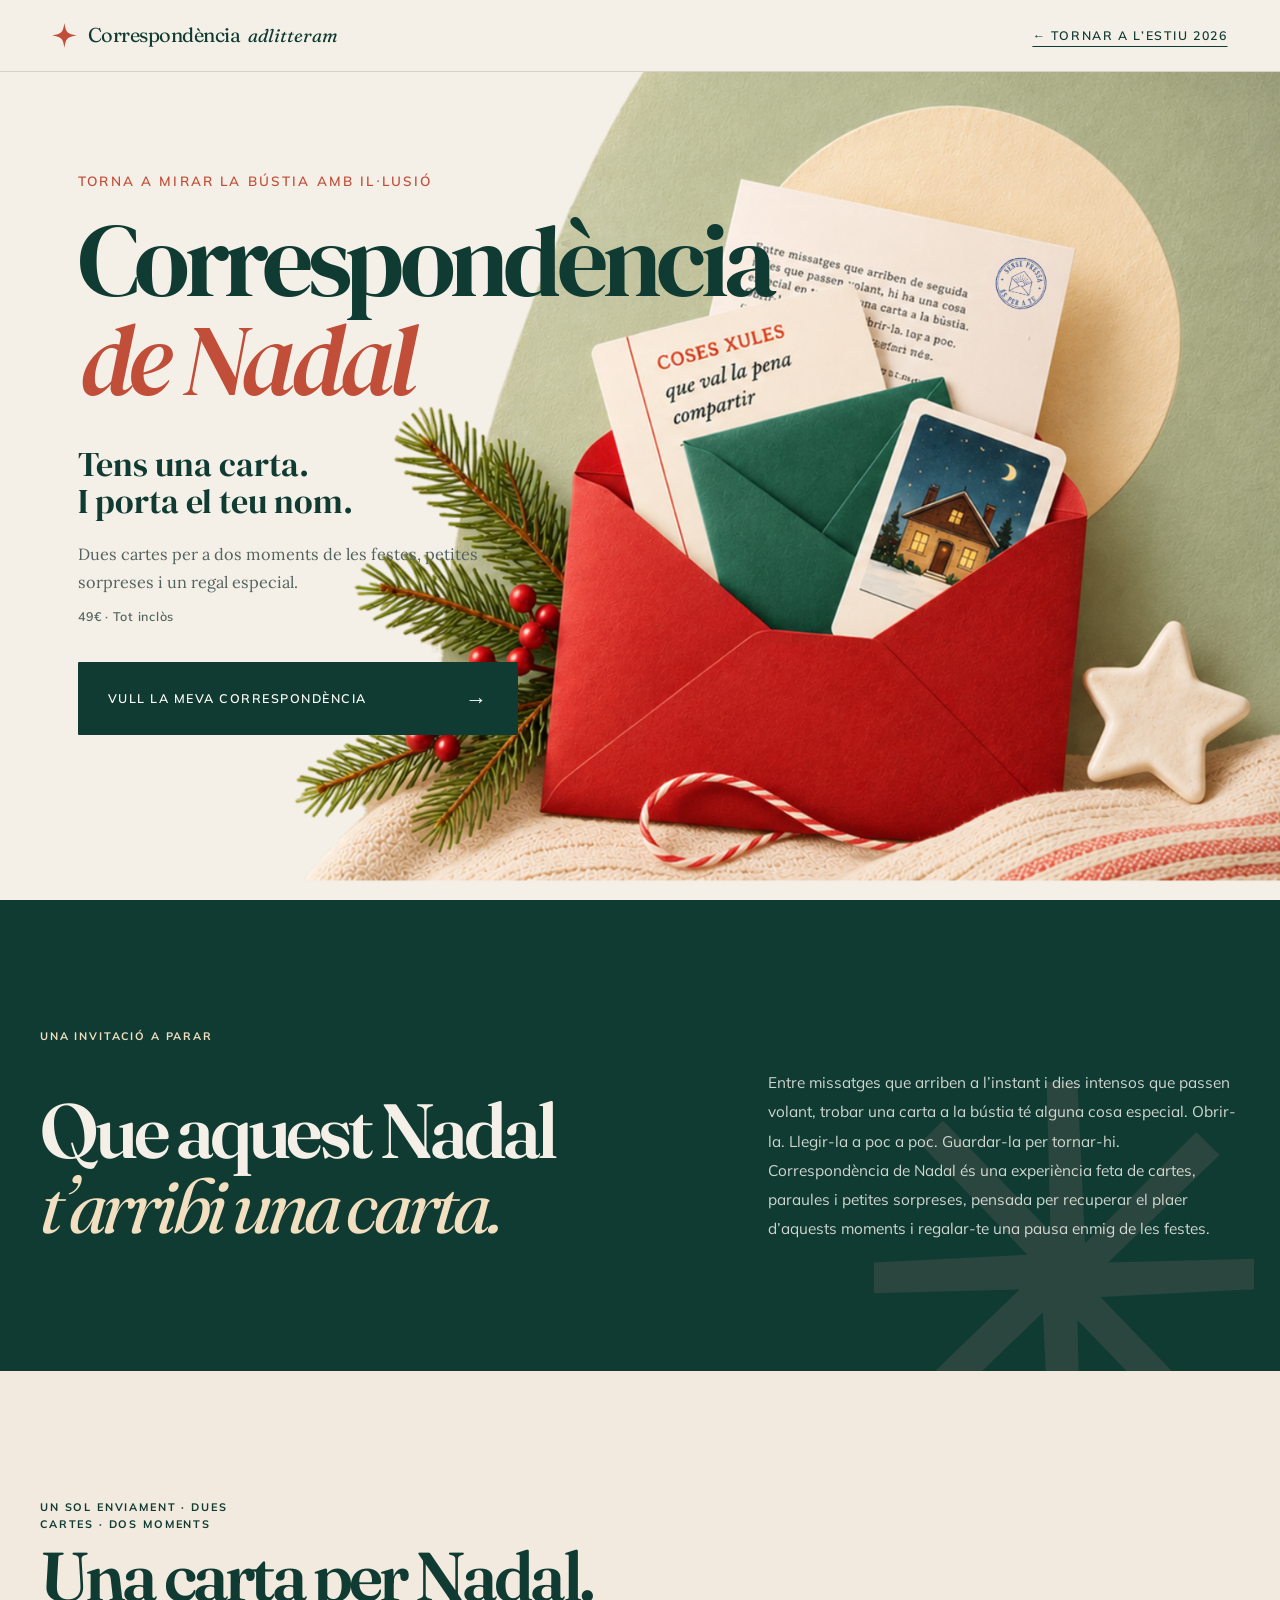
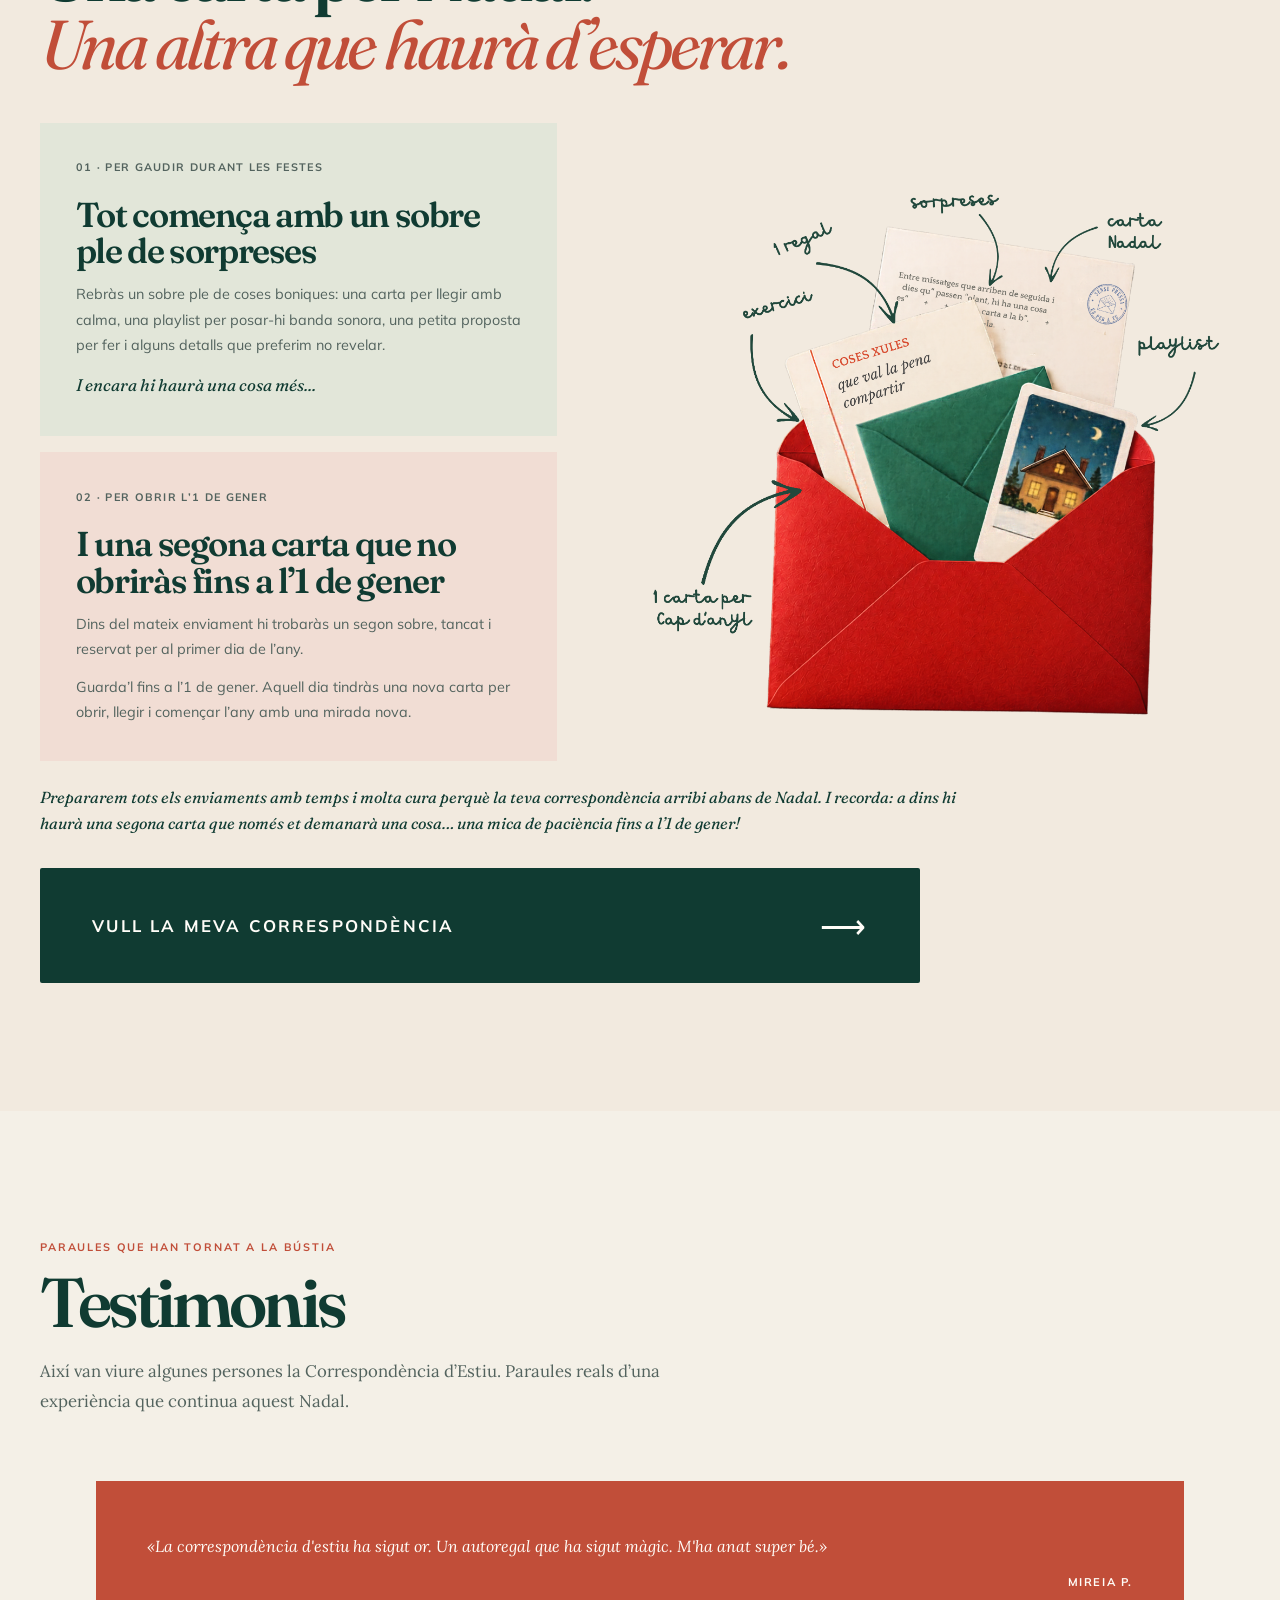
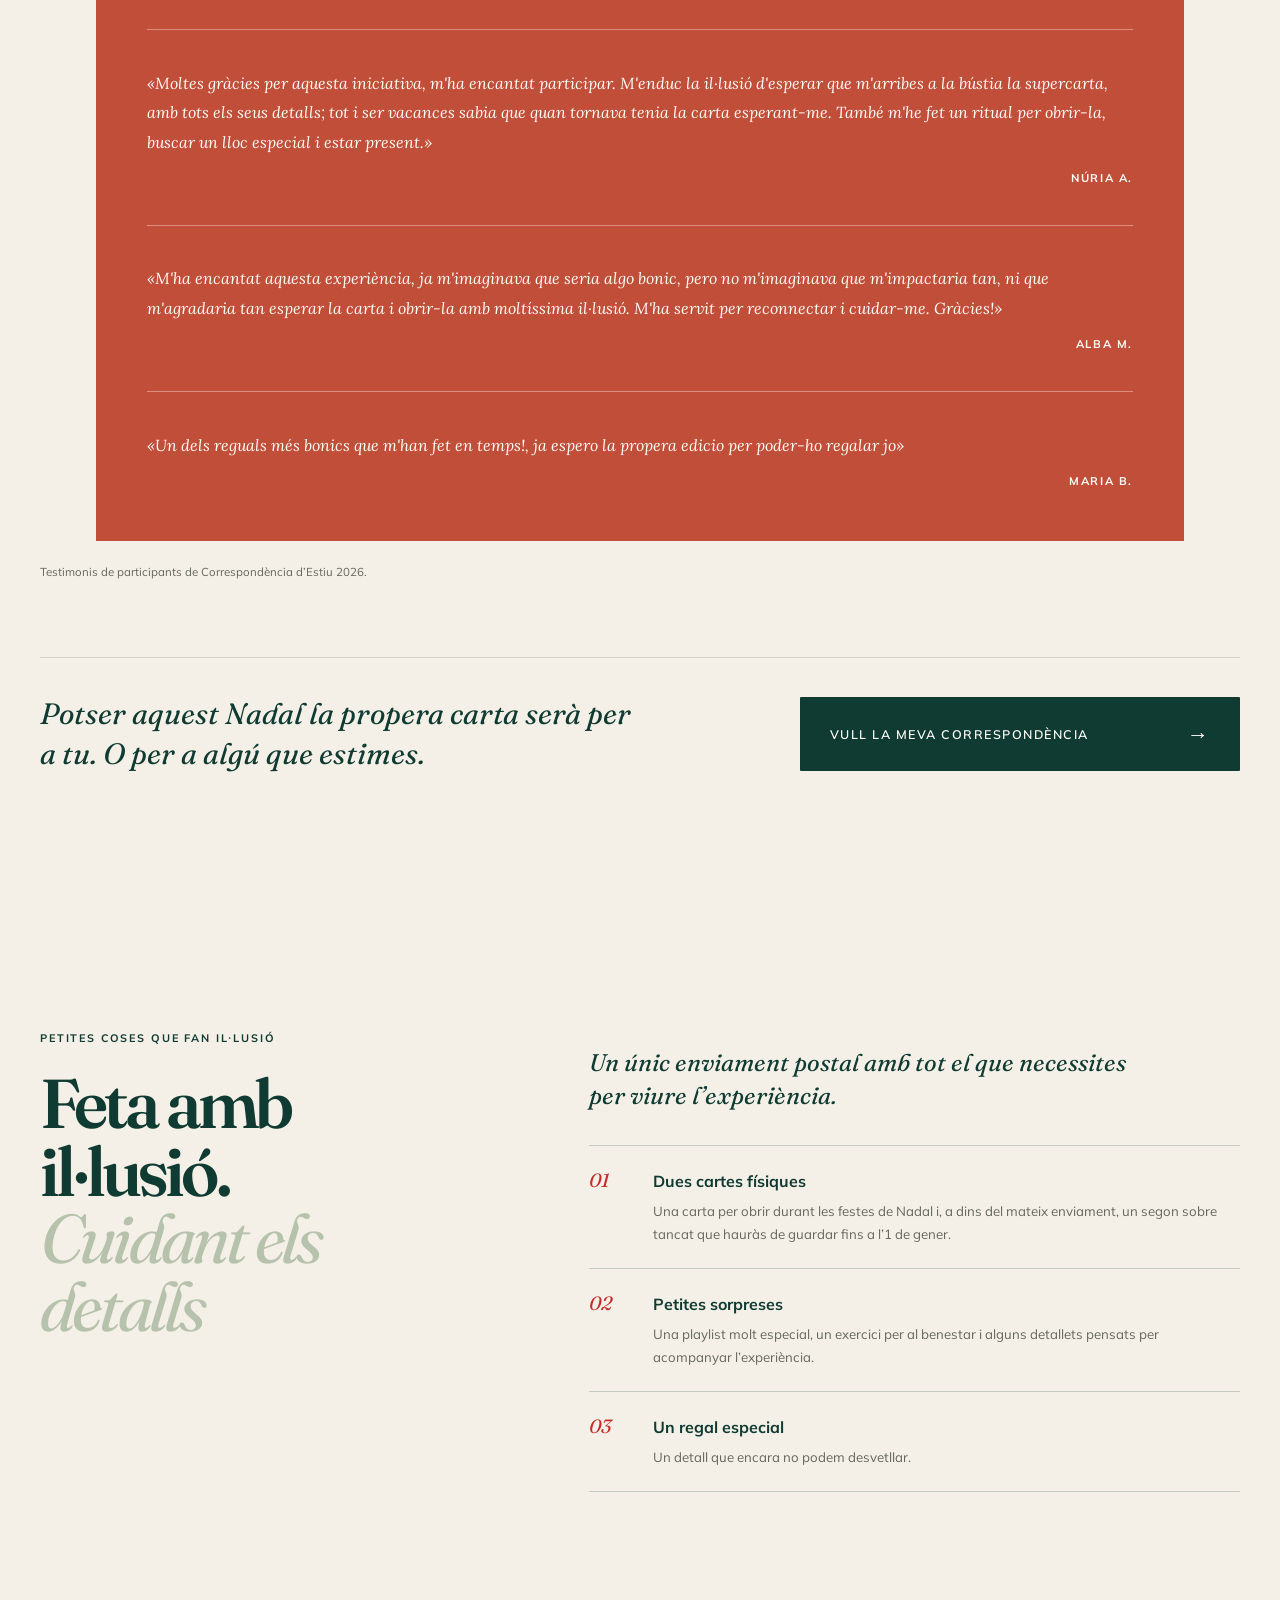
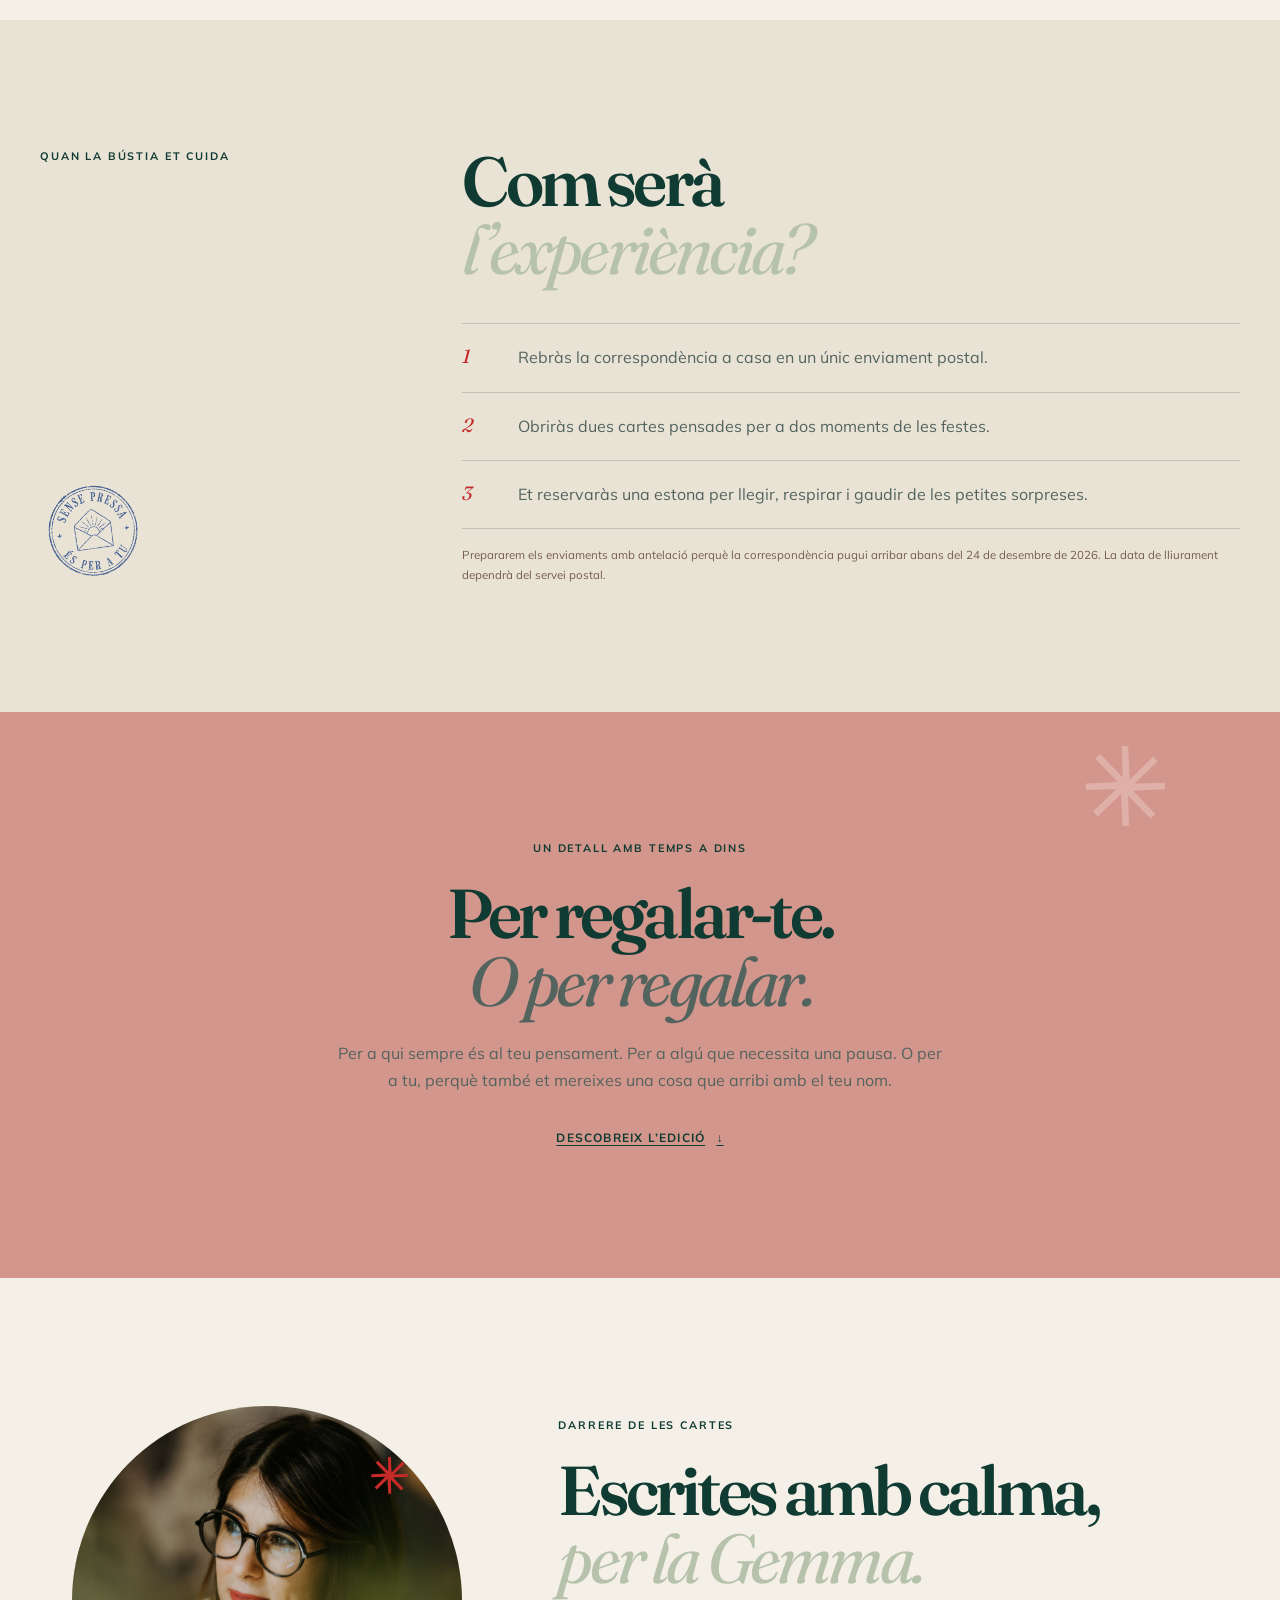
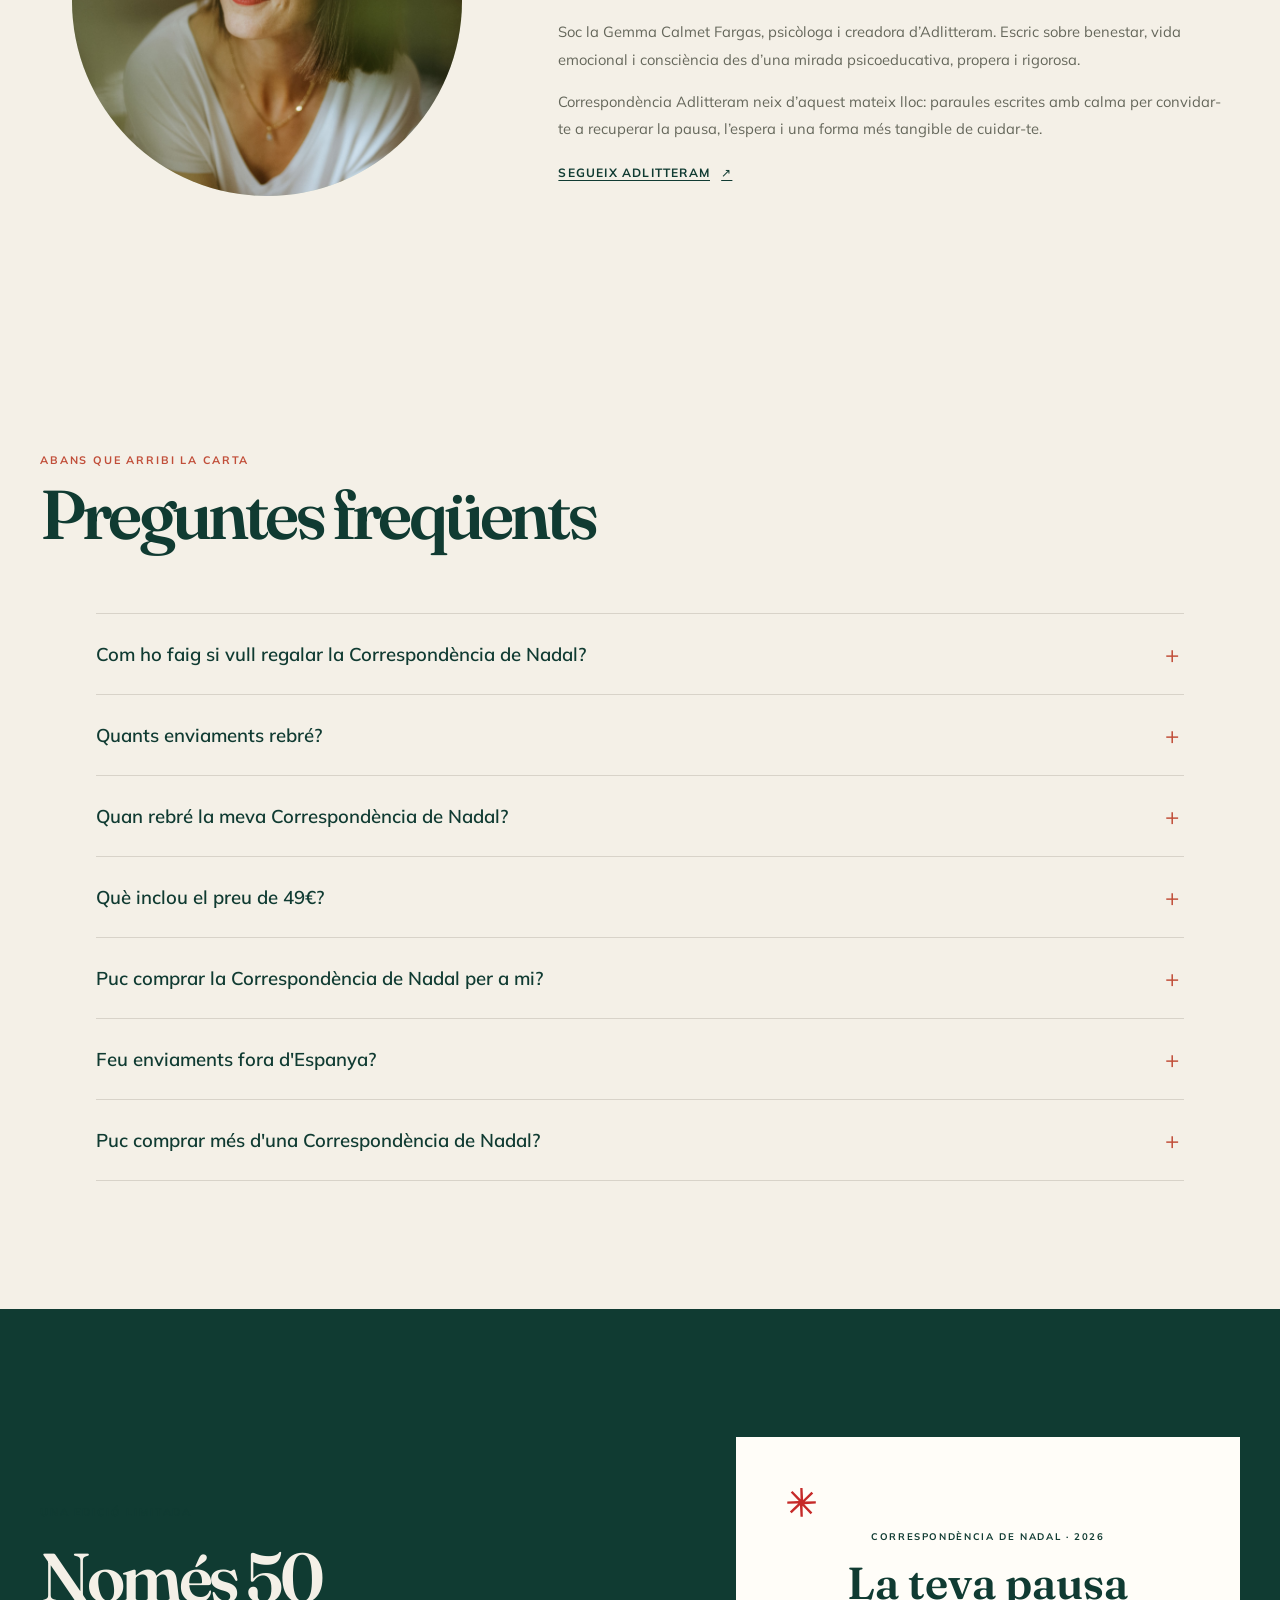
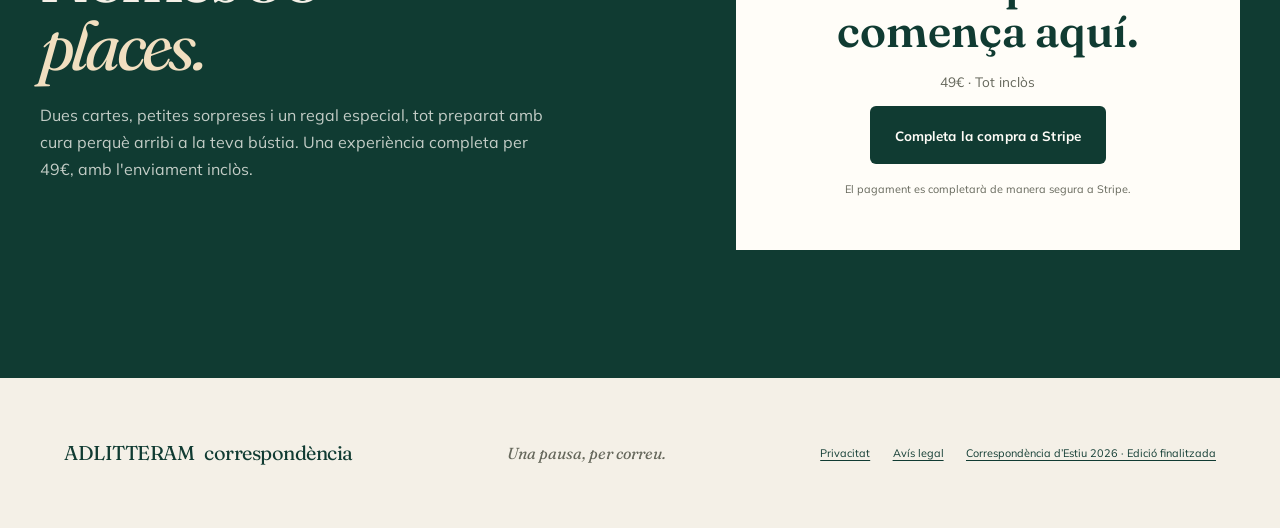
<file: nadal-2026/index.html>
<!doctype html>
<html lang="ca">
<head>
  <meta charset="utf-8">
  <meta name="viewport" content="width=device-width, initial-scale=1">
  <meta name="robots" content="noindex, nofollow, noarchive">
  <meta name="googlebot" content="noindex, nofollow, noarchive">
  <meta name="description" content="Dues cartes per a dos moments de les festes, petites sorpreses i un regal especial. Correspondència de Nadal 2026, Adlitteram.">
  <meta name="theme-color" content="#F7F1E8">
  <title>Correspondència de Nadal 2026 · Adlitteram</title>
  <link rel="preconnect" href="https://fonts.googleapis.com">
  <link rel="preconnect" href="https://fonts.gstatic.com" crossorigin>
  <link rel="preload" as="style" href="https://fonts.googleapis.com/css2?family=DM+Serif+Display:ital@0;1&family=Fraunces:ital,wght@0,400;0,600;1,400&family=Lora:wght@400&family=Montserrat:wght@500;600&family=Mulish:wght@400;600;700&family=Satisfy&display=swap">
  <link href="https://fonts.googleapis.com/css2?family=DM+Serif+Display:ital@0;1&family=Fraunces:ital,wght@0,400;0,600;1,400&family=Lora:wght@400&family=Montserrat:wght@500;600&family=Mulish:wght@400;600;700&family=Satisfy&display=swap" rel="stylesheet">
  <link rel="stylesheet" href="./styles.css">
</head>
<body>
  <a class="skip-link" href="#contingut">Ves al contingut</a>
  <header class="site-header">
    <a class="wordmark" href="#inici" aria-label="Correspondència Adlitteram, inici"><span class="wordmark-mark" aria-hidden="true"><svg viewBox="0 0 100 100"><path d="M50 0C56 39 61 44 100 50 61 56 56 61 50 100 44 61 39 56 0 50 39 44 44 39 50 0Z"/></svg></span><span class="wordmark-name">Correspondència <em>adlitteram</em></span></a>
    <a class="archive-link" href="/estiu-2026/">← Tornar a l’estiu 2026</a>
  </header>

  <main id="contingut">
    <section class="hero" id="inici" aria-labelledby="hero-title">
      <div class="hero-copy">
        <p class="eyebrow">Torna a mirar la bústia amb il·lusió</p>
        <h1 id="hero-title"><span>Correspondència</span><em>de Nadal</em></h1>
        <p class="hero-subtitle">Tens una carta.<br>I porta el teu nom.</p>
        <p class="hero-description">Dues cartes per a dos moments de les festes, petites sorpreses i un regal especial.</p>
        <p class="hero-price">49€ · Tot inclòs</p>
        <a class="button button-primary" href="https://buy.stripe.com/fZu5kw3Jq8W8dRp18m0Ny01?locale=es">Vull la meva correspondència <span aria-hidden="true">→</span></a>
      </div>

      <figure class="hero-art" aria-labelledby="art-caption">
        <div class="hero-stage">
          <img class="hero-product" src="./assets/images/matge-hero-nadal-26.png" alt="Composició de Nadal amb el sobre vermell que conté les cartes, una branca de pi amb baies, una estrella de ceràmica i un fil de caramel sobre una manta" width="3969" height="2235" decoding="async" fetchpriority="high">
        </div>
        <figcaption id="art-caption" class="visually-hidden">Composició fotogràfica del producte de l’edició de Nadal.</figcaption>
      </figure>
    </section>

    <section class="story-intro section reveal" id="la-proposta" aria-labelledby="story-title">
      <p class="eyebrow">Una invitació a parar</p>
      <h2 id="story-title">Que aquest Nadal<br><em>t’arribi una carta.</em></h2>
      <div class="story-intro-copy">
        <p>Entre missatges que arriben a l’instant i dies intensos que passen volant, trobar una carta a la bústia té alguna cosa especial. Obrir-la. Llegir-la a poc a poc. Guardar-la per tornar-hi. Correspondència de Nadal és una experiència feta de cartes, paraules i petites sorpreses, pensada per recuperar el plaer d’aquests moments i regalar-te una pausa enmig de les festes.</p>
      </div>
      <span class="large-asterisk" aria-hidden="true"><svg viewBox="0 0 100 100"><path d="M46 0h8l2 42 29-29 6 6-29 28 38-1v8l-40 2 28 29-6 6-28-29 1 38h-8l-2-40-29 28-6-6 29-28-38 1v-8l40-2-28-29 6-6 28 29z"/></svg></span>
    </section>

    <section class="two-moments section" aria-labelledby="moments-title">
      <div class="section-heading reveal">
        <p class="eyebrow">Un sol enviament · dues cartes · dos moments</p>
        <h2 id="moments-title">Una carta per Nadal.<br><em>Una altra que haurà d’esperar.</em></h2>
      </div>
      <div class="moments-layout">
        <div class="moments-grid">
          <article class="moment-card moment-december reveal">
            <span class="moment-number">01 · Per gaudir durant les festes</span>
            <h3>Tot comença amb un sobre ple de sorpreses</h3>
            <p>Rebràs un sobre ple de coses boniques: una carta per llegir amb calma, una playlist per posar-hi banda sonora, una petita proposta per fer i alguns detalls que preferim no revelar.</p>
            <p class="moment-teaser">I encara hi haurà una cosa més...</p>
          </article>
          <article class="moment-card moment-newyear reveal">
            <span class="moment-number">02 · Per obrir l’1 de gener</span>
            <h3>I una segona carta que no obriràs fins a l’1 de gener</h3>
            <p>Dins del mateix enviament hi trobaràs un segon sobre, tancat i reservat per al primer dia de l’any.</p>
            <p>Guarda’l fins a l’1 de gener. Aquell dia tindràs una nova carta per obrir, llegir i començar l’any amb una mirada nova.</p>
          </article>
        </div>
        <figure class="moments-photo reveal">
          <img src="./assets/images/sobre-vermell-productes-nadal-26.png" alt="Sobre vermell amb dues cartes i la targeta de playlist; unes anotacions manuscrites assenyalen les sorpreses, l’exercici i les cartes de Nadal i Cap d’Any" width="3969" height="2235" loading="lazy" decoding="async">
        </figure>
      </div>
      <p class="section-footnote reveal">Prepararem tots els enviaments amb temps i molta cura perquè la teva correspondència arribi abans de Nadal. I recorda: a dins hi haurà una segona carta que només et demanarà una cosa… una mica de paciència fins a l’1 de gener!</p>
      <a class="button button-primary moments-cta" href="https://buy.stripe.com/fZu5kw3Jq8W8dRp18m0Ny01?locale=es">Vull la meva correspondència <span aria-hidden="true">⟶</span></a>
    </section>

    <section class="testimonials section" aria-labelledby="testimonials-title">
      <header class="testimonials-heading">
        <p class="eyebrow">Paraules que han tornat a la bústia</p>
        <h2 id="testimonials-title">Testimonis</h2>
        <p class="testimonials-intro">Així van viure algunes persones la Correspondència d’Estiu. Paraules reals d’una experiència que continua aquest Nadal.</p>
      </header>
      <div class="testimonials-panel">
        <article class="testimonial-letter">
          <blockquote><p>«La correspondència d'estiu ha sigut or. Un autoregal que ha sigut màgic. M'ha anat super bé.»</p></blockquote>
          <p class="testimonial-author">MIREIA P.</p>
        </article>
        <article class="testimonial-letter">
          <blockquote><p>«Moltes gràcies per aquesta iniciativa, m'ha encantat participar. M'enduc la il·lusió d'esperar que m'arribes a la bústia la supercarta, amb tots els seus detalls; tot i ser vacances sabia que quan tornava tenia la carta esperant-me. També m'he fet un ritual per obrir-la, buscar un lloc especial i estar present.»</p></blockquote>
          <p class="testimonial-author">NÚRIA A.</p>
        </article>
        <article class="testimonial-letter">
          <blockquote><p>«M'ha encantat aquesta experiència, ja m'imaginava que seria algo bonic, pero no m'imaginava que m'impactaria tan, ni que m'agradaria tan esperar la carta i obrir-la amb moltíssima il·lusió. M'ha servit per reconnectar i cuidar-me. Gràcies!»</p></blockquote>
          <p class="testimonial-author">ALBA M.</p>
        </article>
        <article class="testimonial-letter">
          <blockquote><p>«Un dels reguals més bonics que m'han fet en temps!, ja espero la propera edicio per poder-ho regalar jo»</p></blockquote>
          <p class="testimonial-author">MARIA B.</p>
        </article>
      </div>
      <p class="testimonials-source">Testimonis de participants de Correspondència d’Estiu 2026.</p>
      <div class="testimonials-ending">
        <p>Potser aquest Nadal la propera carta serà per a tu. O per a algú que estimes.</p>
        <a class="button button-primary" href="https://buy.stripe.com/fZu5kw3Jq8W8dRp18m0Ny01?locale=es">Vull la meva correspondència <span aria-hidden="true">→</span></a>
      </div>
    </section>

    <section class="what-includes section reveal" id="que-rebras" aria-labelledby="includes-title">
      <div class="includes-heading">
        <p class="eyebrow">Petites coses que fan il·lusió</p>
        <h2 id="includes-title">Feta amb il·lusió.<br><em>Cuidant els detalls</em></h2>
      </div>
      <div class="includes-copy">
        <p class="includes-lead">Un únic enviament postal amb tot el que necessites per viure l’experiència.</p>
        <ul class="includes-list">
          <li><span>01</span><div><strong>Dues cartes físiques</strong><p>Una carta per obrir durant les festes de Nadal i, a dins del mateix enviament, un segon sobre tancat que hauràs de guardar fins a l’1 de gener.</p></div></li>
          <li><span>02</span><div><strong>Petites sorpreses</strong><p>Una playlist molt especial, un exercici per al benestar i alguns detallets pensats per acompanyar l’experiència.</p></div></li>
          <li><span>03</span><div><strong>Un regal especial</strong><p>Un detall que encara no podem desvetllar.</p></div></li>
        </ul>
      </div>
    </section>

    <section class="experience section" aria-labelledby="experience-title">
      <div class="experience-aside reveal">
        <p class="eyebrow">Quan la bústia et cuida</p>
        <span class="postmark-frame" role="img" aria-label="Segell postal Adlitteram: Sense pressa, és per a tu"><img class="postmark" src="/assets/nadal-26/segell-sense-pressa.png" alt=""></span>
      </div>
      <div class="experience-main reveal">
        <h2 id="experience-title">Com serà<br><em>l’experiència?</em></h2>
        <ol class="experience-steps">
          <li><span>1</span><p>Rebràs la correspondència a casa en un únic enviament postal.</p></li>
          <li><span>2</span><p>Obriràs dues cartes pensades per a dos moments de les festes.</p></li>
          <li><span>3</span><p>Et reservaràs una estona per llegir, respirar i gaudir de les petites sorpreses.</p></li>
        </ol>
        <p class="dev-note">Prepararem els enviaments amb antelació perquè la correspondència pugui arribar abans del 24 de desembre de 2026. La data de lliurament dependrà del servei postal.</p>
      </div>
    </section>

    <section class="gift section reveal" aria-labelledby="gift-title">
      <span class="gift-star" aria-hidden="true"><svg viewBox="0 0 100 100"><path d="M46 0h8l2 42 29-29 6 6-29 28 38-1v8l-40 2 28 29-6 6-28-29 1 38h-8l-2-40-29 28-6-6 29-28-38 1v-8l40-2-28-29 6-6 28 29z"/></svg></span>
      <p class="eyebrow">Un detall amb temps a dins</p>
      <h2 id="gift-title">Per regalar-te.<br><em>O per regalar.</em></h2>
      <p>Per a qui sempre és al teu pensament. Per a algú que necessita una pausa. O per a tu, perquè també et mereixes una cosa que arribi amb el teu nom.</p>
      <a class="text-link" href="#compra">Descobreix l’edició <span aria-hidden="true">↓</span></a>
    </section>

    <section class="author section" aria-labelledby="author-title">
      <div class="author-mark reveal"><img src="/assets/nadal-26/GemmaCalmet-6.jpg" alt="Retrat de Gemma Calmet" width="1667" height="2500" loading="lazy" decoding="async"><i aria-hidden="true"><svg viewBox="0 0 100 100"><path d="M46 0h8l2 42 29-29 6 6-29 28 38-1v8l-40 2 28 29-6 6-28-29 1 38h-8l-2-40-29 28-6-6 29-28-38 1v-8l40-2-28-29 6-6 28 29z"/></svg></i></div>
      <div class="author-copy reveal">
        <p class="eyebrow">Darrere de les cartes</p>
        <h2 id="author-title">Escrites amb calma,<br><em>per la Gemma.</em></h2>
        <p>Soc la Gemma Calmet Fargas, psicòloga i creadora d’Adlitteram. Escric sobre benestar, vida emocional i consciència des d’una mirada psicoeducativa, propera i rigorosa.</p>
        <p>Correspondència Adlitteram neix d’aquest mateix lloc: paraules escrites amb calma per convidar-te a recuperar la pausa, l’espera i una forma més tangible de cuidar-te.</p>
        <a class="text-link" href="https://www.instagram.com/litteram" target="_blank" rel="noopener noreferrer">Segueix Adlitteram <span aria-hidden="true">↗</span></a>
      </div>
    </section>

    <section class="faq section" aria-labelledby="faq-title">
      <header class="faq-heading">
        <p class="eyebrow">Abans que arribi la carta</p>
        <h2 id="faq-title">Preguntes freqüents</h2>
      </header>
      <div class="faq-list">
        <details class="faq-item">
          <summary>Com ho faig si vull regalar la Correspondència de Nadal?<span class="faq-toggle" aria-hidden="true"></span></summary>
          <div class="faq-answer">
            <p>És molt fàcil! Quan facis la compra, introdueix primer el teu nom i correu electrònic. Després, al desplegable «És un regal?», selecciona «Sí, és un regal».</p>
            <p>A l'apartat d'enviament, escriu el nom i l'adreça de la persona a qui vols sorprendre. Finalment, introdueix les teves dades de facturació i completa el pagament.</p>
            <p>Nosaltres ens encarregarem que la correspondència arribi directament a la seva bústia!</p>
            <a class="faq-guide-link" href="/assets/nadal-26/regalar-correspondencia-instruccions.png" aria-haspopup="dialog" aria-controls="gift-guide-dialog" data-open-gift-guide>Veure com omplir el formulari si és un regal <span aria-hidden="true">↗</span></a>
          </div>
        </details>
        <details class="faq-item">
          <summary>Quants enviaments rebré?<span class="faq-toggle" aria-hidden="true"></span></summary>
          <div class="faq-answer">
            <p>Un de sol! Rebràs tota la Correspondència de Nadal en un únic enviament. A dins hi trobaràs una carta per obrir als volts de Nadal i un segon sobre tancat, que hauràs de guardar fins a l'1 de gener.</p>
            <p>Dues cartes per a dos moments diferents de les festes.</p>
          </div>
        </details>
        <details class="faq-item">
          <summary>Quan rebré la meva Correspondència de Nadal?<span class="faq-toggle" aria-hidden="true"></span></summary>
          <div class="faq-answer">
            <p>Prepararem i enviarem les correspondències amb prou antelació perquè puguin arribar abans del 24 de desembre. Tot i això, el termini final de lliurament depèn del servei postal.</p>
          </div>
        </details>
        <details class="faq-item">
          <summary>Què inclou el preu de 49€?<span class="faq-toggle" aria-hidden="true"></span></summary>
          <div class="faq-answer">
            <p>Tot! Les dues cartes, una playlist molt especial, un exercici pro benestar, petites sorpreses, un regal especial i l'enviament postal a Espanya (Península, Illes Balears i Illes Canàries). No hi ha despeses d'enviament addicionals.</p>
          </div>
        </details>
        <details class="faq-item">
          <summary>Puc comprar la Correspondència de Nadal per a mi?<span class="faq-toggle" aria-hidden="true"></span></summary>
          <div class="faq-answer">
            <p>I tant! Correspondència també és una invitació a fer-te un autoregal: una mica de temps per a tu, una pausa i dos moments per gaudir sense presses.</p>
          </div>
        </details>
        <details class="faq-item">
          <summary>Feu enviaments fora d'Espanya?<span class="faq-toggle" aria-hidden="true"></span></summary>
          <div class="faq-answer">
            <p>De moment, no. Aquesta edició de Correspondència de Nadal només s'enviarà a adreces d'Espanya (Península, Illes Balears i Illes Canàries). El preu de 49€ inclou totes les despeses d'enviament.</p>
          </div>
        </details>
        <details class="faq-item">
          <summary>Puc comprar més d'una Correspondència de Nadal?<span class="faq-toggle" aria-hidden="true"></span></summary>
          <div class="faq-answer">
            <p>I tant! Pots comprar-ne més d'una, però hauràs de fer una compra per cada correspondència, ja que cada enviament necessita les seves pròpies dades.</p>
            <p>Per agilitzar les compres següents, et recomanem que utilitzis l'opció de desar les dades de pagament a Stripe, si la tens disponible.</p>
          </div>
        </details>
      </div>
    </section>

    <section class="purchase section" id="compra" aria-labelledby="purchase-title">
      <div class="purchase-copy">
        <p class="eyebrow">Una edició limitada</p>
        <h2 id="purchase-title">Només 50<br><em>places.</em></h2>
        <p>Dues cartes, petites sorpreses i un regal especial, tot preparat amb cura perquè arribi a la teva bústia. Una experiència completa per 49€, amb l'enviament inclòs.</p>
      </div>
      <div class="purchase-card">
        <span class="purchase-icon" aria-hidden="true"><svg viewBox="0 0 100 100"><path d="M46 0h8l2 42 29-29 6 6-29 28 38-1v8l-40 2 28 29-6 6-28-29 1 38h-8l-2-40-29 28-6-6 29-28-38 1v-8l40-2-28-29 6-6 28 29z"/></svg></span>
        <p class="eyebrow">Correspondència de Nadal · 2026</p>
        <h3>La teva pausa<br>comença aquí.</h3>
        <p class="purchase-status">49€ · Tot inclòs</p>
        <a class="button button-primary" href="https://buy.stripe.com/fZu5kw3Jq8W8dRp18m0Ny01?locale=es">Completa la compra a Stripe</a>
        <p class="purchase-small">El pagament es completarà de manera segura a Stripe.</p>
      </div>
    </section>
  </main>

  <dialog class="gift-guide-dialog" id="gift-guide-dialog" aria-labelledby="gift-guide-title">
    <div class="gift-guide-dialog-header">
      <h3 id="gift-guide-title">Com omplir el formulari si és un regal</h3>
      <button class="gift-guide-close" type="button" data-close-gift-guide aria-label="Tancar la guia">×</button>
    </div>
    <button class="gift-guide-zoom" type="button" data-toggle-guide-zoom aria-pressed="false">Ampliar imatge</button>
    <figure class="gift-guide-image-wrap">
      <img src="/assets/nadal-26/regalar-correspondencia-instruccions.png" alt="Guia visual per regalar Correspondència de Nadal: mostra com indicar que és un regal i introduir les dades d'enviament i facturació." width="2828" height="4000" loading="lazy" decoding="async">
    </figure>
  </dialog>

  <footer class="site-footer">
    <a class="wordmark" href="#inici">ADLITTERAM<span>correspondència</span></a>
    <p>Una pausa, per correu.</p>
    <nav aria-label="Enllaços complementaris">
      <a href="../privacitat.html">Privacitat</a>
      <a href="../avis-legal.html">Avís legal</a>
      <a href="../estiu-2026/">Correspondència d’Estiu 2026 · Edició finalitzada</a>
    </nav>
  </footer>
  <script src="./script.js" defer></script>
</body>
</html>
</file>
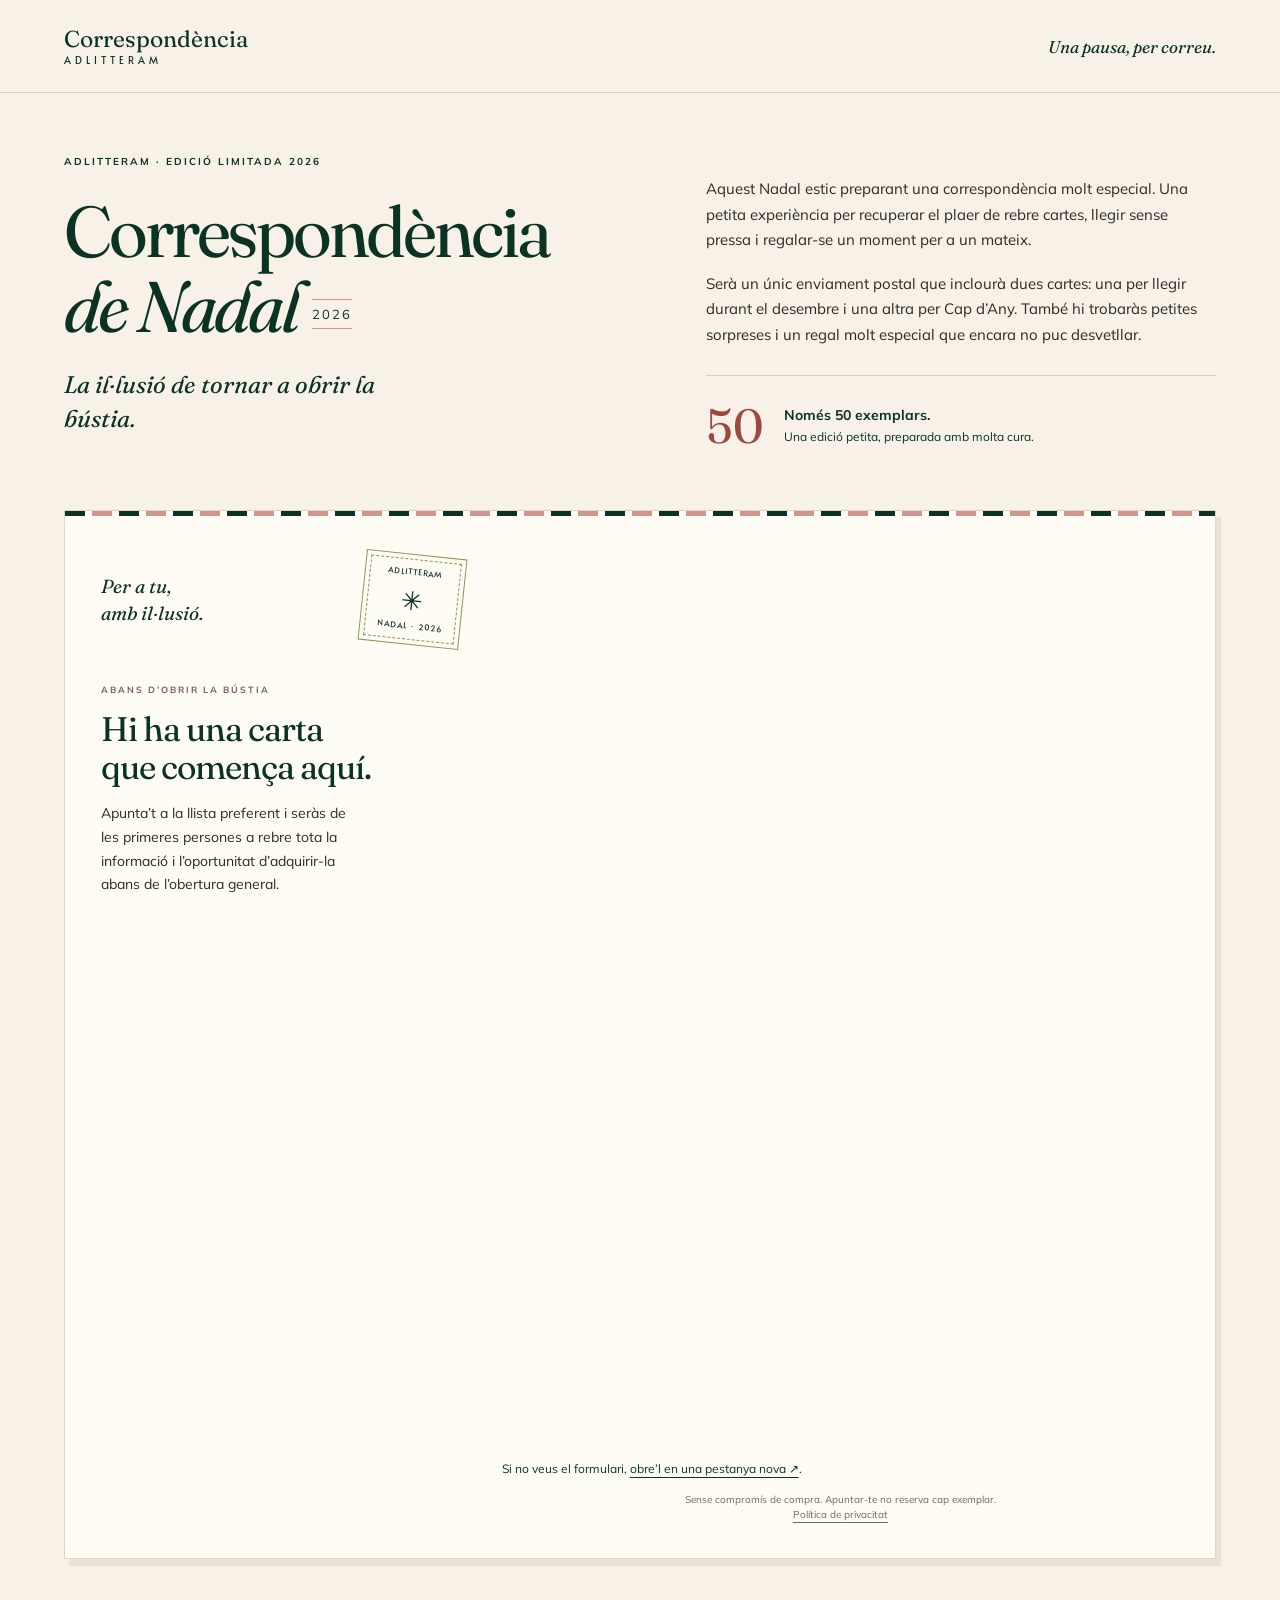
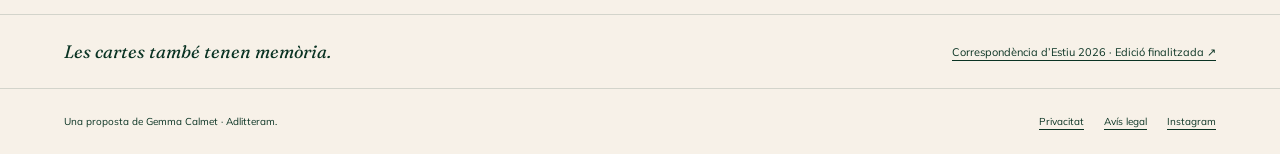
<file: arxiu/llista-preferent-nadal-2026/index.html>
<!doctype html>
<html lang="ca">
<head>
<meta charset="utf-8"><meta name="viewport" content="width=device-width,initial-scale=1">
<title>Correspondència de Nadal 2026 · Adlitteram</title>
<meta name="description" content="La il·lusió de tornar a obrir la bústia. Dues cartes, petites sorpreses i només 50 exemplars. Apunta’t a la llista preferent de Nadal 2026.">
<meta property="og:title" content="Correspondència de Nadal 2026 · Adlitteram"><meta property="og:description" content="La il·lusió de tornar a obrir la bústia. Una edició petita, preparada amb molta cura."><meta property="og:type" content="website"><meta property="og:locale" content="ca_ES"><meta property="og:url" content="https://correspondencia.gemmacalmet.cat/"><meta name="theme-color" content="#F7F1E8">
<link rel="stylesheet" href="/nadal.css">
</head>
<body>
<a class="skip" href="#contingut">Anar al contingut</a>
<header><a class="brand" href="/">Correspondència <span>ADLITTERAM</span></a><span class="season">Una pausa, per correu.</span></header>
<main id="contingut">
<section class="introduction" aria-labelledby="title">
<div class="intro-heading">
<p class="eyebrow">ADLITTERAM · EDICIÓ LIMITADA 2026</p>
<h1 id="title">Correspondència<br><em>de Nadal</em><span class="year">2026</span></h1>
<p class="claim">La il·lusió de tornar a obrir la bústia.</p>
</div>
<div class="intro-details">
<div class="copy"><p>Aquest Nadal estic preparant una correspondència molt especial. Una petita experiència per recuperar el plaer de rebre cartes, llegir sense pressa i regalar-se un moment per a un mateix.</p><p>Serà un únic enviament postal que inclourà dues cartes: una per llegir durant el desembre i una altra per Cap d’Any. També hi trobaràs petites sorpreses i un regal molt especial que encara no puc desvetllar.</p></div>
<div class="edition"><span class="number">50</span><p><strong>Només 50 exemplars.</strong><br>Una edició petita, preparada amb molta cura.</p></div>
</div>
</section>
<section class="letter" aria-labelledby="list-title">
<div class="letter-copy">
<div class="letter-top" aria-hidden="true"><span>Per a tu,<br><i>amb il·lusió.</i></span><span class="stamp">ADLITTERAM<br><b>✳</b><br>NADAL · 2026</span></div>
<p class="eyebrow">ABANS D’OBRIR LA BÚSTIA</p><h2 id="list-title">Hi ha una carta<br>que comença aquí.</h2>
<p>Apunta’t a la llista preferent i seràs de les primeres persones a rebre tota la informació i l’oportunitat d’adquirir-la abans de l’obertura general.</p>
</div>
<div class="letter-form">
<iframe class="google-form" src="https://docs.google.com/forms/d/e/1FAIpQLSdwlTqS_KxE3WsVtFYU72Q_b54RiWNcvk2uBiC-CfwvEwA2vQ/viewform?embedded=true" title="Inscripció a la llista preferent de Correspondència de Nadal 2026" width="640" height="900">Carregant el formulari…</iframe>
<p class="form-alternative">Si no veus el formulari, <a href="https://docs.google.com/forms/d/e/1FAIpQLSdwlTqS_KxE3WsVtFYU72Q_b54RiWNcvk2uBiC-CfwvEwA2vQ/viewform" target="_blank" rel="noopener">obre’l en una pestanya nova ↗</a>.</p>
<p class="note">Sense compromís de compra. Apuntar-te no reserva cap exemplar.<br><a href="/privacitat.html">Política de privacitat</a></p>
</div>
</section>
</main>
<div class="archive"><span>Les cartes també tenen memòria.</span><a href="/estiu-2026/">Correspondència d’Estiu 2026 · Edició finalitzada ↗</a></div>
<footer><span>Una proposta de Gemma Calmet · Adlitteram.</span><nav aria-label="Informació legal"><a href="/privacitat.html">Privacitat</a><a href="/avis-legal.html">Avís legal</a><a href="https://www.instagram.com/litteram" rel="noopener" target="_blank">Instagram</a></nav></footer>
<script src="/nadal.js" defer></script>
</body></html>
</file>
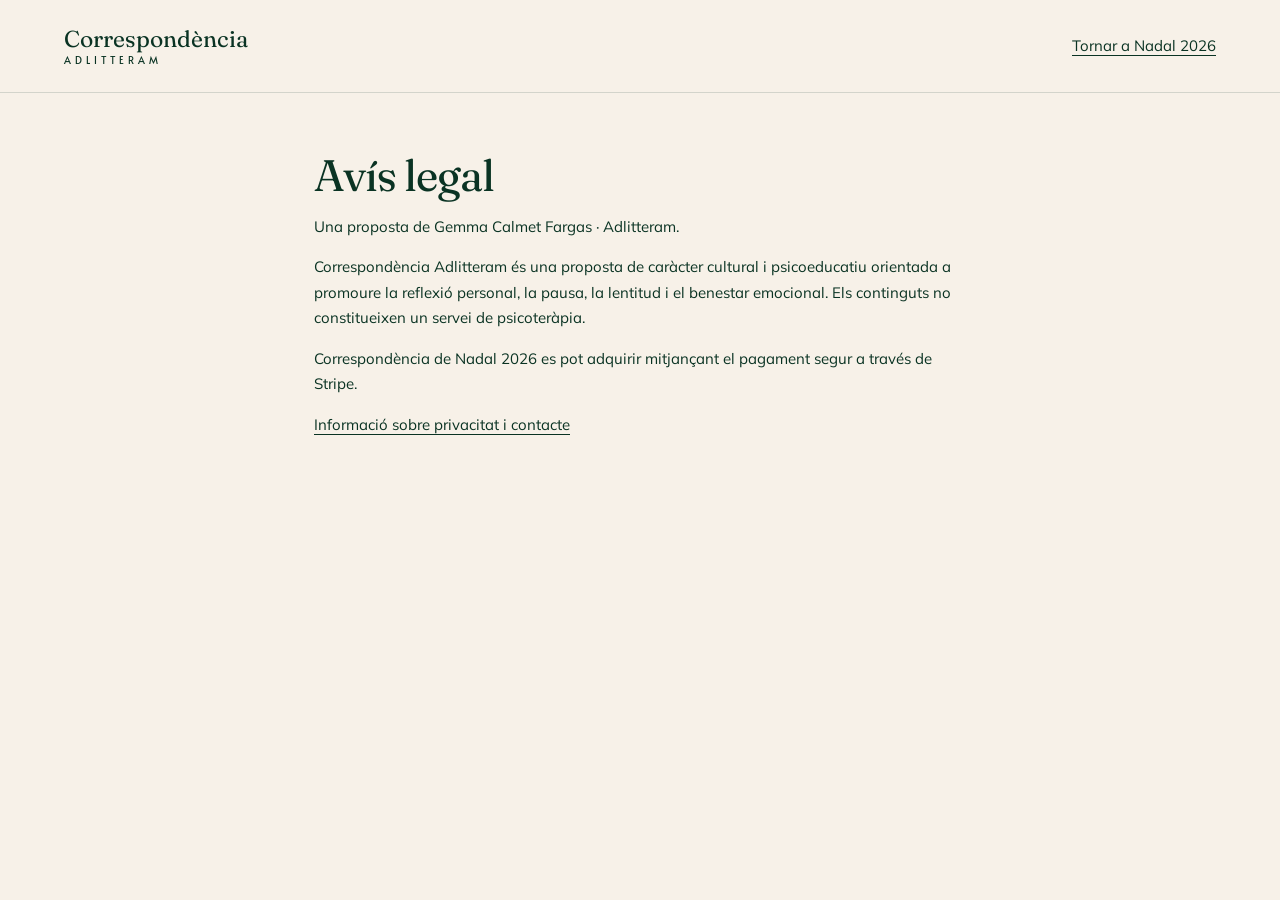
<file: avis-legal.html>
<!doctype html><html lang="ca"><head><meta charset="utf-8"><meta name="viewport" content="width=device-width,initial-scale=1"><link rel="stylesheet" href="/nadal.css"><title>Avís legal · Adlitteram</title></head><body><header><a class="brand" href="/">Correspondència <span>ADLITTERAM</span></a><a href="/">Tornar a Nadal 2026</a></header><main class="legal"><h1>Avís legal</h1><p>Una proposta de Gemma Calmet Fargas · Adlitteram.</p><p>Correspondència Adlitteram és una proposta de caràcter cultural i psicoeducatiu orientada a promoure la reflexió personal, la pausa, la lentitud i el benestar emocional. Els continguts no constitueixen un servei de psicoteràpia.</p><p>Correspondència de Nadal 2026 es pot adquirir mitjançant el pagament segur a través de Stripe.</p><p><a href="/privacitat.html">Informació sobre privacitat i contacte</a></p></main></body></html>
</file>
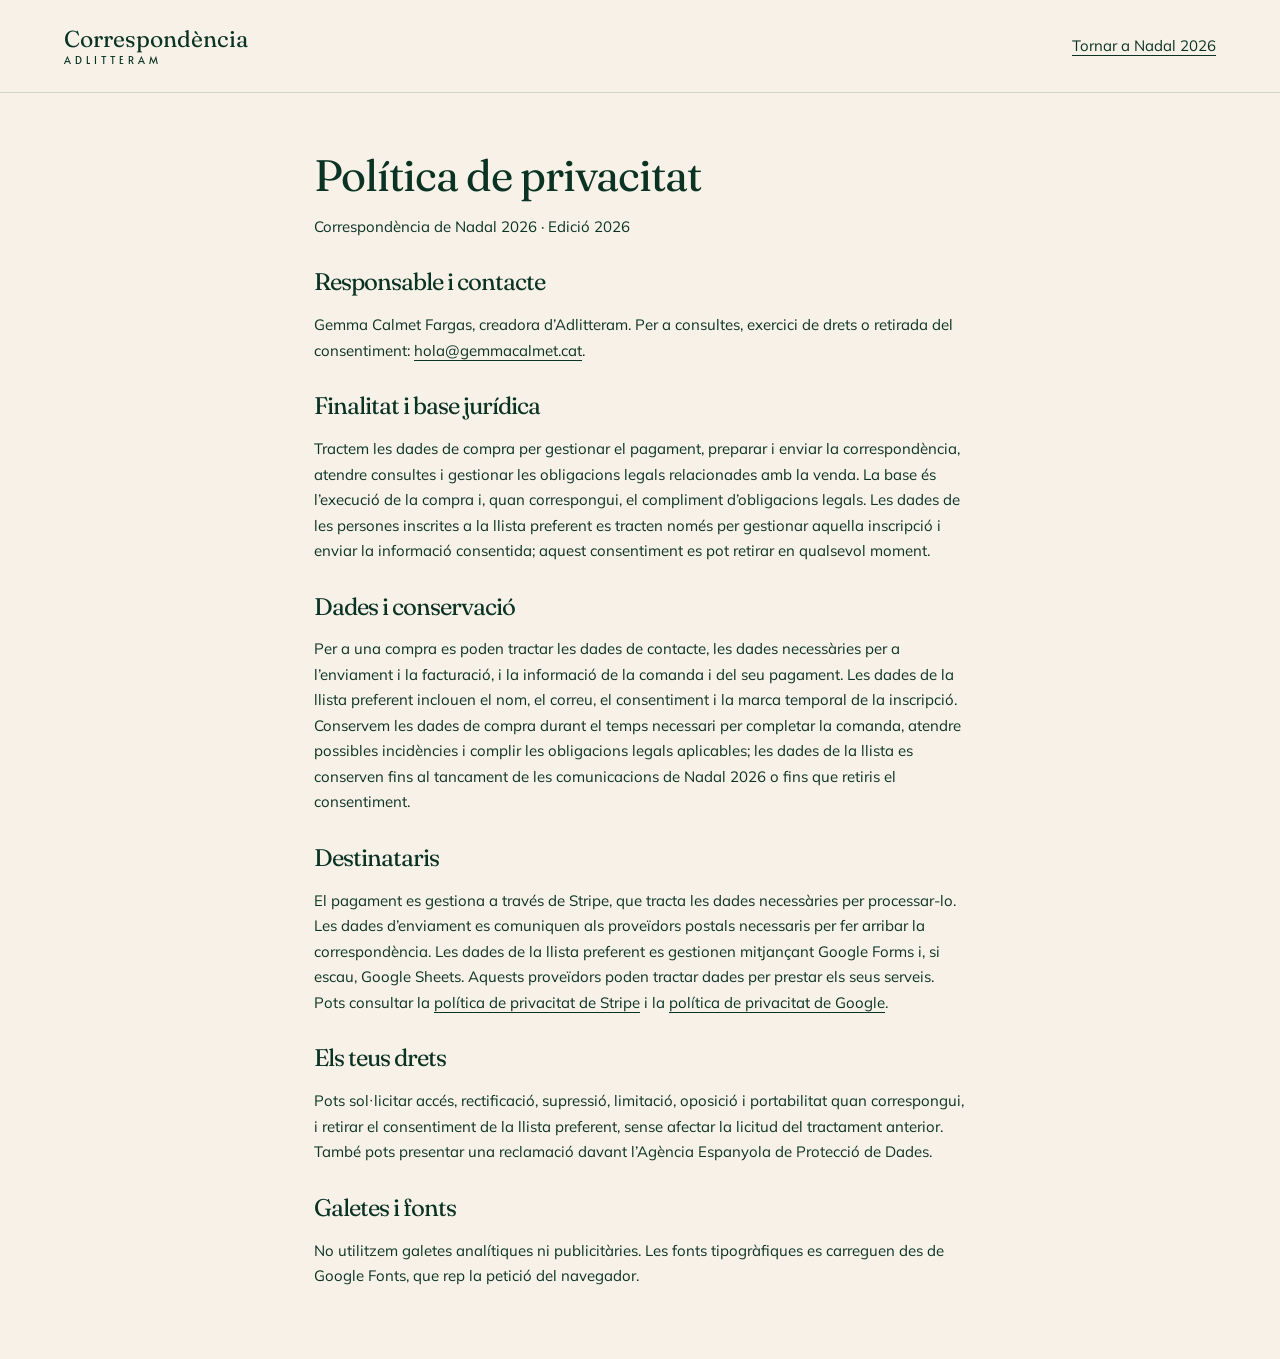
<file: privacitat.html>
<!doctype html><html lang="ca"><head><meta charset="utf-8"><meta name="viewport" content="width=device-width,initial-scale=1"><link rel="stylesheet" href="/nadal.css"><title>Política de privacitat · Adlitteram</title></head><body><header><a class="brand" href="/">Correspondència <span>ADLITTERAM</span></a><a href="/">Tornar a Nadal 2026</a></header><main class="legal"><h1>Política de privacitat</h1><p>Correspondència de Nadal 2026 · Edició 2026</p><h2>Responsable i contacte</h2><p>Gemma Calmet Fargas, creadora d’Adlitteram. Per a consultes, exercici de drets o retirada del consentiment: <a href="mailto:hola@gemmacalmet.cat">hola@gemmacalmet.cat</a>.</p><h2>Finalitat i base jurídica</h2><p>Tractem les dades de compra per gestionar el pagament, preparar i enviar la correspondència, atendre consultes i gestionar les obligacions legals relacionades amb la venda. La base és l’execució de la compra i, quan correspongui, el compliment d’obligacions legals. Les dades de les persones inscrites a la llista preferent es tracten només per gestionar aquella inscripció i enviar la informació consentida; aquest consentiment es pot retirar en qualsevol moment.</p><h2>Dades i conservació</h2><p>Per a una compra es poden tractar les dades de contacte, les dades necessàries per a l’enviament i la facturació, i la informació de la comanda i del seu pagament. Les dades de la llista preferent inclouen el nom, el correu, el consentiment i la marca temporal de la inscripció. Conservem les dades de compra durant el temps necessari per completar la comanda, atendre possibles incidències i complir les obligacions legals aplicables; les dades de la llista es conserven fins al tancament de les comunicacions de Nadal 2026 o fins que retiris el consentiment.</p><h2>Destinataris</h2><p>El pagament es gestiona a través de Stripe, que tracta les dades necessàries per processar-lo. Les dades d’enviament es comuniquen als proveïdors postals necessaris per fer arribar la correspondència. Les dades de la llista preferent es gestionen mitjançant Google Forms i, si escau, Google Sheets. Aquests proveïdors poden tractar dades per prestar els seus serveis. Pots consultar la <a href="https://stripe.com/privacy" target="_blank" rel="noopener">política de privacitat de Stripe</a> i la <a href="https://policies.google.com/privacy" target="_blank" rel="noopener">política de privacitat de Google</a>.</p><h2>Els teus drets</h2><p>Pots sol·licitar accés, rectificació, supressió, limitació, oposició i portabilitat quan correspongui, i retirar el consentiment de la llista preferent, sense afectar la licitud del tractament anterior. També pots presentar una reclamació davant l’Agència Espanyola de Protecció de Dades.</p><h2>Galetes i fonts</h2><p>No utilitzem galetes analítiques ni publicitàries. Les fonts tipogràfiques es carreguen des de Google Fonts, que rep la petició del navegador.</p></main></body></html>
</file>
<file: nadal-2026/styles.css>
:root {
  --color-paper: #F4F0E7;
  --color-sage: #B6C2AC;
  --color-ink: #103B32;
  --color-terracotta: #C14E39;
  --color-body: #53635E;
  --color-cream: #FFFDF8;
  --color-gold-paper: #F1DFC0;
  --color-border: #D8D3C9;
  --color-blush: #D3968C;
  --color-cherry: #C62A29;
  --color-ink-hover: #174A35;
  --color-paper-warm: #F2EADF;
  --color-sage-soft: #D9E0CF;
  --color-blush-soft: #E8D1C9;
  --color-stone: #E9E3D6;
  --color-muted-brown: #765B50;
  --color-muted: #65675B;
  --paper: var(--color-paper);
  --paper-light: var(--color-cream);
  --ink: var(--color-ink);
  --moss: var(--color-sage);
  --rose: var(--color-blush);
  --cherry: var(--color-cherry);
  --text: var(--color-body);
  --muted: var(--color-muted);
  --rule: color-mix(in srgb, var(--color-ink) 20%, transparent);
  --serif: "Fraunces", Georgia, serif;
  --sans: "Mulish", Arial, sans-serif;
  --hand: "Satisfy", cursive;
  color: var(--text);
  background: var(--paper);
  font-family: var(--sans);
  font-synthesis: none;
  text-rendering: optimizeLegibility;
  scroll-behavior: smooth;
}

*, *::before, *::after { box-sizing: border-box; }
body { margin: 0; min-width: 320px; overflow-x: clip; background: var(--paper); background-image: repeating-linear-gradient(0deg, transparent 0 6px, rgba(111,82,56,.012) 7px, transparent 8px); background-size: 100% 8px; background-attachment: fixed; color: var(--text); font-size: 16px; line-height: 1.7; }
a { color: inherit; text-underline-offset: .25em; }
img, svg { max-width: 100%; }
::selection { background: var(--moss); color: white; }
:focus-visible { outline: 3px solid var(--cherry); outline-offset: 4px; }

.skip-link { position: absolute; z-index: 20; top: -5rem; left: 1rem; padding: .8rem 1rem; background: var(--ink); color: white; }
.skip-link:focus { top: 1rem; }
.site-header, .site-footer { width: min(90%, 1440px); margin: auto; display: flex; align-items: center; justify-content: space-between; gap: 2rem; }
.site-header { position: relative; z-index: 5; width: 100%; min-height: 72px; padding: 0 4.1%; background: var(--color-paper); border-bottom: 1px solid var(--color-border); }
.wordmark { display: inline-flex; align-items: center; gap: .65rem; color: var(--color-ink); font: 400 1.25rem/1 var(--serif); letter-spacing: -.025em; text-decoration: none; white-space: nowrap; }
.wordmark-mark { width: 1.55rem; height: 1.55rem; color: var(--color-terracotta); }
.wordmark-mark svg, .large-asterisk svg, .gift-star svg, .author-mark i svg, .purchase-icon svg { display: block; width: 100%; height: 100%; fill: currentColor; }
.large-asterisk, .gift-star, .author-mark i, .purchase-icon { display: block; width: 1em; height: 1em; }
.wordmark-name em { margin-left: .3rem; font: italic 1.15rem/1 var(--serif); letter-spacing: 0; }
.archive-link { color: var(--color-ink); font: 600 .77rem/1.4 var(--sans); letter-spacing: .13em; text-decoration-thickness: 1px; text-underline-offset: .35rem; text-transform: uppercase; }

.hero { position: relative; isolation: isolate; width: 100%; min-height: clamp(690px, calc(100svh - 72px), 920px); margin: 0 0 0; padding: clamp(4.5rem, 11vh, 7rem) 6.1vw clamp(1.5rem, 3vh, 2.5rem); overflow: hidden; display: grid; align-items: start; background: var(--color-paper); }
.hero-copy { position: relative; z-index: 3; width: min(68vw, 1080px); grid-column: 1; grid-row: 1; padding: 0; }
.hero-art { position: absolute; z-index: 1; inset: 0; width: 100%; height: 100%; margin: 0; overflow: hidden; }
.hero-stage { position: absolute; inset: 0; width: 100%; height: 100%; overflow: hidden; background: transparent; }
.hero-product { position: absolute; inset: 0; z-index: 1; width: 100%; height: 100%; max-width: none; object-fit: cover; object-position: right bottom; transform: translateX(clamp(5rem, 14vh, 9rem)) scale(1.1); transform-origin: right bottom; }
.eyebrow { margin: 0 0 1.5rem; color: var(--ink); font: 700 .68rem/1.5 var(--sans); letter-spacing: .17em; text-transform: uppercase; }
.eyebrow-mark { display: inline-block; margin-right: .5rem; color: var(--cherry); font-size: 1rem; vertical-align: -.05em; }
h1, h2, h3, p { margin-top: 0; }
h1, h2, h3 { color: var(--ink); font-family: var(--serif); font-weight: 600; }
h1 { max-width: 13ch; margin-bottom: 1.15rem; font-size: clamp(3.6rem, 5.5vw, 5.4rem); font-weight: 600; letter-spacing: -.06em; line-height: .91; }
h1 span, h1 em { display: block; }
h1 em { color: var(--ink); font-style: normal; font-weight: 600; }
h2 em { color: var(--moss); font-weight: 400; }
.hero .eyebrow { max-width: 37rem; margin-bottom: 1.35rem; color: var(--color-terracotta); font: 600 clamp(.78rem, 1.05vw, 1rem)/1.5 var(--sans); letter-spacing: .16em; text-transform: uppercase; }
.hero h1 { max-width: none; margin: 0 0 2.45rem; color: var(--color-ink); font: 400 clamp(4.35rem, 8vw, 8.5rem)/.92 "DM Serif Display", Georgia, serif; letter-spacing: -.055em; }
.hero h1 span, .hero h1 em { display: block; white-space: nowrap; }
.hero h1 em { margin-top: .04em; color: var(--color-terracotta); font: italic 400 .98em/.96 "DM Serif Display", Georgia, serif; }
.hero-subtitle { max-width: min(32rem, 48vw); margin-bottom: 1.35rem; color: var(--color-ink); font: 400 clamp(1.8rem, 2.65vw, 2.8rem)/1.08 "DM Serif Display", Georgia, serif; }
.hero-description { max-width: min(28rem, 44vw); margin-bottom: .65rem; color: var(--color-body); font: 400 clamp(1rem, 1.27vw, 1.25rem)/1.7 "Lora", Georgia, serif; }
.hero-price { margin-bottom: 2.25rem; color: var(--color-body); font: 600 .78rem/1.5 var(--sans); letter-spacing: .06em; }
.hero-actions { display: flex; align-items: flex-start; flex-direction: column; gap: 1.15rem; }
.hero-ctas { display: flex; flex-wrap: wrap; align-items: center; gap: 1rem 1.5rem; }
.button { min-height: 58px; padding: .9rem 1.5rem; display: inline-flex; align-items: center; justify-content: center; border: 1px solid transparent; border-radius: 6px; font: 700 .84rem/1.3 var(--sans); letter-spacing: .01em; text-align: center; text-decoration: none; transition: background-color .2s ease, color .2s ease; }
.hero .button { min-width: min(27.5rem, 100%); min-height: 4.6rem; padding: 1.1rem 1.8rem; justify-content: space-between; border-radius: 1px; background: var(--color-ink); color: var(--color-cream); font: 600 .78rem/1.3 var(--sans); letter-spacing: .12em; text-transform: uppercase; }
.hero .button span { margin-left: 1rem; font-size: 1.35rem; line-height: 1; }
.button-primary { background: var(--ink); color: var(--paper-light); }
.button-primary:hover { background: var(--color-ink-hover); }
.secondary-link { color: var(--ink); font-size: .87rem; font-weight: 600; text-decoration-thickness: 1px; text-underline-offset: .25rem; }
.limited { padding: .55rem 1rem; border-radius: 99px; background: #E5E5D8; color: #315338; font-size: .82rem; font-weight: 600; letter-spacing: .015em; }
.limited span { margin-right: .35rem; }
.hero-edition { position: relative; width: fit-content; margin: 1.6rem 0 0; color: var(--ink); font: 400 1.7rem/1.2 var(--hand); }
.hero-edition::after { position: absolute; left: 62%; right: -5%; bottom: -.55rem; height: 5px; border-radius: 50%; background: var(--rose); content: ""; transform: rotate(-3deg); opacity: .86; }

.visually-hidden { position: absolute; width: 1px; height: 1px; padding: 0; margin: -1px; overflow: hidden; clip: rect(0, 0, 0, 0); white-space: nowrap; border: 0; }

.section { padding: clamp(5rem, 10vw, 10rem) max(1.75rem, calc((100vw - 1200px) / 2)); }
.story-intro { position: relative; overflow: hidden; display: grid; grid-template-columns: 1.15fr .85fr; align-items: end; gap: 2.5rem 7vw; background: var(--ink); color: var(--paper); }
.story-intro .eyebrow { grid-column: 1 / -1; margin: 0 0 -1rem; color: var(--color-gold-paper); }
.story-intro h2 { margin: 0; color: var(--paper); font-size: clamp(3rem, 6vw, 6rem); letter-spacing: -.055em; line-height: .98; }
.story-intro h2 em { color: var(--color-gold-paper); }
.story-intro-copy { position: relative; z-index: 1; max-width: 34rem; color: rgba(255,252,246,.8); font-size: .96rem; line-height: 1.9; }
.story-intro-copy p:last-child { margin-bottom: 0; }
.large-asterisk { position: absolute; right: 2%; bottom: -20%; color: rgba(211,150,140,.13); font-size: clamp(12rem, 30vw, 30rem); line-height: .8; }

.two-moments { background: var(--color-paper-warm); }
.two-moments .section-heading { display: block; max-width: 58rem; margin: 0 0 2.75rem; }
.section-heading .eyebrow { max-width: 13rem; margin: 0 0 .7rem; }
.section-heading h2, .includes-heading h2, .experience h2, .gift h2, .author h2, .purchase h2 { margin: 0; font-size: clamp(3rem, 5.4vw, 5.6rem); letter-spacing: -.055em; line-height: .98; }
.two-moments .section-heading h2 em { color: var(--color-terracotta); font-weight: 400; }
.moments-layout { display: grid; grid-template-columns: minmax(0, .9fr) minmax(380px, 1.1fr); align-items: center; gap: clamp(2rem, 4vw, 4rem); }
.moments-grid { display: grid; grid-template-columns: 1fr; gap: 1rem; }
.moment-card { position: relative; min-height: 0; padding: clamp(1.5rem, 2.8vw, 2.4rem); overflow: hidden; }
.moment-december { background: #E2E6D9; }
.moment-newyear { background: #F1DDD4; }
.moment-number { position: relative; z-index: 1; display: block; margin-bottom: 1.25rem; font-size: .68rem; font-weight: 700; letter-spacing: .12em; text-transform: uppercase; }
.moment-number i { color: var(--muted); font-style: normal; font-weight: 500; }
.moment-card h3 { position: relative; z-index: 1; margin: 0 0 .8rem; font-size: clamp(1.8rem, 2.7vw, 2.65rem); letter-spacing: -.04em; line-height: 1.05; }
.moment-card p { position: relative; z-index: 1; max-width: 38rem; margin: 0 0 .8rem; color: var(--color-body); font-size: .9rem; line-height: 1.75; }
.moment-card p:last-child { margin-bottom: 0; }
.moment-card .moment-teaser { margin-top: .75rem; color: var(--color-ink); font-family: var(--serif); font-size: 1.05rem; font-style: italic; }
.moments-photo { position: relative; width: 100%; max-width: 780px; aspect-ratio: 1.12; margin: 0 auto; overflow: hidden; }
.moments-photo img { position: absolute; top: 0; left: -70%; display: block; width: 170%; max-width: none; height: auto; }
.section-footnote { max-width: 58rem; margin: 1.5rem 0 0; color: var(--color-ink); font: italic 1rem/1.6 var(--serif); }
.moments-cta { width: min(100%, 55rem); min-height: clamp(6rem, 9vw, 9.2rem); margin: 2rem auto 0; padding: 1.6rem clamp(1.5rem, 4vw, 3.5rem); justify-content: space-between; border-radius: 2px; background: var(--color-ink); color: var(--color-cream); font-size: clamp(.8rem, 1.35vw, 1.05rem); letter-spacing: .13em; text-align: left; text-transform: uppercase; }
.moments-cta:hover { background: var(--color-ink-hover); }
.moments-cta span { margin-left: 1rem; font-size: 2rem; line-height: 1; }

.testimonials { background: var(--color-paper); }
.testimonials-heading { max-width: 58rem; margin-bottom: clamp(2.5rem, 5vw, 4.5rem); }
.testimonials-heading .eyebrow { margin-bottom: .8rem; color: var(--color-terracotta); }
.testimonials-heading h2 { max-width: 15ch; margin: 0 0 1.25rem; color: var(--color-ink); font-size: clamp(3rem, 5.4vw, 5.6rem); letter-spacing: -.055em; line-height: .98; }
.testimonials-intro { max-width: 43rem; margin: 0; color: var(--color-body); font: 400 1.05rem/1.8 "Lora", Georgia, serif; }
.testimonials-panel { max-width: 68rem; margin: 0 auto; padding: clamp(1.8rem, 4vw, 3.5rem); background: var(--color-terracotta); }
.testimonial-letter { padding: 0; }
.testimonial-letter + .testimonial-letter { margin-top: clamp(1.5rem, 3vw, 2.4rem); padding-top: clamp(1.5rem, 3vw, 2.4rem); border-top: 1px solid rgb(255 248 238 / 38%); }
.testimonial-letter blockquote { margin: 0; }
.testimonial-letter blockquote p { margin: 0; color: var(--color-cream); font: italic 400 clamp(1rem, 1.25vw, 1.16rem)/1.85 "Lora", Georgia, serif; }
.testimonial-author { margin: .85rem 0 0; color: var(--color-cream); font: 700 .7rem/1.4 var(--sans); letter-spacing: .14em; text-align: right; }
.testimonials-source { margin: 1.4rem 0 0; color: var(--muted); font: 400 .72rem/1.5 var(--sans); }
.testimonials-ending { display: flex; align-items: center; justify-content: space-between; gap: 2rem; margin-top: clamp(3rem, 6vw, 5rem); padding-top: 2.25rem; border-top: 1px solid var(--color-border); }
.testimonials-ending > p { max-width: 38rem; margin: 0; color: var(--color-ink); font: italic 400 clamp(1.4rem, 2.3vw, 2.15rem)/1.35 var(--serif); }
.testimonials .button { min-width: min(27.5rem, 100%); min-height: 4.6rem; padding: 1.1rem 1.8rem; justify-content: space-between; border-radius: 1px; background: var(--color-ink); color: var(--color-cream); font: 600 .78rem/1.3 var(--sans); letter-spacing: .12em; text-transform: uppercase; }
.testimonials .button span { margin-left: 1rem; font-size: 1.35rem; line-height: 1; }
.testimonials .button:hover { background: var(--color-ink-hover); }

.what-includes { display: grid; grid-template-columns: .8fr 1.2fr; gap: clamp(3rem, 9vw, 10rem); }
.includes-heading .eyebrow { max-width: 16rem; }
.includes-copy { padding-top: 1rem; }
.includes-lead { max-width: 35rem; margin-bottom: 2rem; color: var(--ink); font: italic 400 1.5rem/1.4 var(--serif); }
.includes-list { padding: 0; margin: 0; list-style: none; border-top: 1px solid var(--rule); }
.includes-list li { display: grid; grid-template-columns: 3rem 1fr; gap: 1rem; padding: 1.4rem 0; border-bottom: 1px solid var(--rule); }
.includes-list li > span { color: var(--cherry); font: italic 1.2rem var(--serif); }
.includes-list strong { color: var(--ink); font: 700 1rem/1.4 var(--sans); }
.includes-list p { margin: .3rem 0 0; color: var(--muted); font-size: .83rem; }

.experience { display: grid; grid-template-columns: .65fr 1.35fr; gap: 3rem; background: var(--color-stone); }
.experience-aside { display: flex; flex-direction: column; align-items: flex-start; justify-content: space-between; }
.postmark-frame { position: relative; display: block; width: 106px; aspect-ratio: 1; flex: 0 0 auto; overflow: hidden; transform: rotate(-8deg); }
.postmark { position: absolute; top: 50%; left: 50%; width: 250%; max-width: none; height: auto; transform: translate(-48.2%, -49.9%); }
.experience h2 { margin-bottom: 2.5rem; }
.experience-steps { padding: 0; margin: 0; list-style: none; counter-reset: step; border-top: 1px solid var(--rule); }
.experience-steps li { display: grid; grid-template-columns: 2.5rem 1fr; gap: 1rem; align-items: baseline; padding: 1.25rem 0; border-bottom: 1px solid var(--rule); }
.experience-steps li > span { color: var(--cherry); font: italic 1.2rem var(--serif); }
.experience-steps p { max-width: 38rem; margin: 0; color: var(--color-body); }
.dev-note { margin: 1rem 0 0; color: var(--color-muted-brown); font-size: .72rem; }

.gift { position: relative; overflow: hidden; background: var(--rose); text-align: center; }
.gift .eyebrow { color: var(--color-ink); }
.gift h2 { margin-bottom: 1.5rem; color: var(--ink); }
.gift h2 em { color: var(--color-body); }
.gift > p:not(.eyebrow) { max-width: 38rem; margin: 0 auto 1.8rem; color: var(--color-body); }
.gift-star { position: absolute; top: 6%; right: 9%; color: rgba(255,252,246,.25); font-size: 5rem; }
.text-link { display: inline-flex; gap: .7rem; align-items: center; color: var(--ink); font-size: .75rem; font-weight: 700; letter-spacing: .1em; text-decoration-thickness: 1px; text-transform: uppercase; }

.author { display: grid; grid-template-columns: .8fr 1.2fr; gap: 4rem; align-items: center; }
.author-mark { position: relative; width: min(100%, 390px); aspect-ratio: 1; display: grid; place-items: center; justify-self: center; overflow: hidden; border-radius: 50%; background: var(--color-sage-soft); color: var(--ink); font: 400 clamp(10rem, 22vw, 19rem)/1 var(--serif); }
.author-mark img { position: absolute; inset: 0; width: 100%; height: 100%; object-fit: cover; object-position: center 42%; }
.author-mark i { position: absolute; z-index: 1; top: 13%; right: 14%; color: var(--cherry); font-size: 2.3rem; font-style: normal; }
.author-copy { max-width: 42rem; }
.author-copy h2 { margin-bottom: 1.6rem; }
.author-copy > p:not(.eyebrow) { color: var(--muted); font-size: .92rem; line-height: 1.85; }
.author-copy .text-link { margin-top: .4rem; }

.purchase { display: grid; grid-template-columns: 1fr .85fr; gap: clamp(3rem, 8vw, 9rem); align-items: center; background: var(--ink); color: var(--paper); }
.purchase h2 { margin-bottom: 1.4rem; color: var(--paper); }
.purchase h2 em { color: var(--color-gold-paper); }
.purchase-copy > p:last-child { max-width: 32rem; margin-bottom: 0; color: color-mix(in srgb, var(--color-cream) 75%, transparent); }
.purchase-card { padding: clamp(1.7rem, 4vw, 3.2rem); background: var(--paper-light); color: var(--text); text-align: center; }
.purchase-icon { display: block; margin-bottom: .75rem; color: var(--cherry); font-size: 1.8rem; }
.purchase-card .eyebrow { margin-bottom: 1rem; font-size: .6rem; }
.purchase-card h3 { margin-bottom: 1rem; font-size: clamp(2rem, 3.5vw, 3rem); line-height: 1.05; }
.purchase-status { color: var(--muted); font-size: .85rem; }
.button-pending { width: 100%; margin-top: .65rem; background: #D8D4CB; color: #5F6259; cursor: not-allowed; }
.purchase-small { margin: 1rem 0 0; color: var(--muted); font-size: .68rem; }

.faq { background: var(--color-paper); }
.faq-heading { max-width: 58rem; margin: 0 0 clamp(2.5rem, 5vw, 4.5rem); }
.faq-heading .eyebrow { margin-bottom: .8rem; color: var(--color-terracotta); }
.faq-heading h2 { margin: 0; color: var(--color-ink); font-size: clamp(3rem, 5.4vw, 5.6rem); letter-spacing: -.055em; line-height: .98; }
.faq-list { max-width: 68rem; margin: 0 auto; border-top: 1px solid var(--color-border); }
.faq-item { border-bottom: 1px solid var(--color-border); }
.faq-item summary { min-height: 5rem; padding: 1.3rem 0; display: flex; align-items: center; justify-content: space-between; gap: 1.5rem; color: var(--color-ink); cursor: pointer; font: 600 clamp(1rem, 1.45vw, 1.2rem)/1.45 var(--sans); list-style: none; }
.faq-item summary::-webkit-details-marker { display: none; }
.faq-toggle { position: relative; width: 1.5rem; height: 1.5rem; flex: 0 0 1.5rem; color: var(--color-terracotta); }
.faq-toggle::before { content: "+"; position: absolute; inset: 0; display: grid; place-items: center; font: 400 1.5rem/1 var(--sans); }
.faq-item[open] .faq-toggle::before { content: "−"; }
.faq-answer { max-width: 54rem; padding: 0 3rem 1.5rem 0; color: var(--color-body); font: 400 .94rem/1.85 var(--sans); }
.faq-answer p { margin: 0 0 .9rem; }
.faq-answer p:last-of-type { margin-bottom: .9rem; }
.faq-guide-link { display: inline-flex; align-items: center; gap: .65rem; padding: .35rem 0; border: 0; background: transparent; color: var(--color-ink); cursor: pointer; font: 700 .75rem/1.5 var(--sans); letter-spacing: .07em; text-align: left; text-decoration: underline; text-underline-offset: .25em; text-transform: uppercase; }
.faq-guide-link span { color: var(--color-terracotta); font-size: 1rem; }
.gift-guide-dialog { width: min(94vw, 58rem); max-width: calc(100vw - 1rem); max-height: 92dvh; padding: clamp(1rem, 2.5vw, 2rem); overflow: auto; border: 1px solid var(--color-border); background: var(--color-cream); color: var(--color-ink); }
.gift-guide-dialog::backdrop { background: rgb(16 30 26 / 72%); }
.gift-guide-dialog-header { position: sticky; z-index: 1; top: calc(0px - clamp(1rem, 2.5vw, 2rem)); display: flex; align-items: center; justify-content: space-between; gap: 1rem; margin: calc(0px - clamp(1rem, 2.5vw, 2rem)) calc(0px - clamp(1rem, 2.5vw, 2rem)) 1rem; padding: .8rem clamp(1rem, 2.5vw, 2rem); background: var(--color-cream); }
.gift-guide-dialog-header h3 { margin: 0; font: 600 1.1rem/1.3 var(--serif); }
.gift-guide-close { width: 2.75rem; height: 2.75rem; flex: 0 0 2.75rem; border: 1px solid var(--color-border); border-radius: 50%; background: var(--color-paper); color: var(--color-ink); cursor: pointer; font: 400 1.8rem/1 var(--sans); }
.gift-guide-zoom { display: block; margin: 0 0 .8rem auto; padding: .5rem 0; border: 0; background: transparent; color: var(--color-ink); cursor: pointer; font: 700 .7rem/1.4 var(--sans); letter-spacing: .08em; text-decoration: underline; text-underline-offset: .2em; text-transform: uppercase; }
.gift-guide-image-wrap { max-width: 100%; margin: 0; overflow: auto; text-align: center; }
.gift-guide-image-wrap img { display: block; width: 100%; height: auto; max-width: 100%; margin: 0 auto; }
.gift-guide-dialog.is-zoomed .gift-guide-image-wrap img { width: 145%; max-width: none; margin: 0; }

.site-footer { min-height: 150px; padding: 2.5rem 0; }
.site-footer > p { margin: 0; color: var(--muted); font: italic 1rem var(--serif); }
.site-footer nav { display: flex; flex-wrap: wrap; justify-content: flex-end; gap: .75rem 1.4rem; }
.site-footer nav a { color: var(--ink); font-size: .68rem; }

/* Content is visible by default. JavaScript only adds a subtle entrance when present. */
.reveal { opacity: 1; transform: none; }
.js-enabled .reveal { transition: opacity .65s ease, transform .65s ease; }
.js-enabled .reveal.is-pending { opacity: 0; transform: translateY(14px); }
.js-enabled .reveal.is-visible { opacity: 1; transform: none; }
@media (max-width: 900px) {
  .hero { min-height: 0; padding: clamp(3rem, 8vw, 5rem) 0 0; display: flex; flex-direction: column; gap: 0; }
  .hero-copy { width: 100%; padding: 0 clamp(1.5rem, 6vw, 3.5rem); }
  .hero h1 { font-size: clamp(3.8rem, 8vw, 6.5rem); }
  .hero-subtitle { font-size: clamp(1.6rem, 3vw, 2.2rem); }
  .hero-description { max-width: min(30rem, 100%); margin-bottom: .45rem; font-size: 1rem; }
  .hero-price { margin-bottom: 1.05rem; }
  .hero .button { min-width: min(27.5rem, 100%); }
  .hero-art { position: relative; inset: auto; flex: 0 0 auto; width: 100vw; height: min(64vw, 560px); margin: 2rem 0 0; align-self: center; }
  .hero-stage { position: absolute; inset: 0; width: 100%; height: 100%; }
  .hero-product { inset: auto 0 0 auto; width: auto; height: 100%; object-fit: contain; transform: translateX(9vw); }
  .button { gap: .8rem; }
  .section { padding-top: 6rem; padding-bottom: 6rem; }
  .story-intro { grid-template-columns: 1fr; gap: 2rem; }
  .story-intro-copy { max-width: 42rem; }
  .experience { grid-template-columns: .45fr 1.55fr; }
  .author { gap: 2rem; }
}

@media (max-width: 680px) {
  body { font-size: 15px; }
  .site-header, .site-footer { width: 100%; }
  .site-header { min-height: 66px; padding: 0 .75rem; gap: .4rem; }
  .wordmark { min-width: 0; gap: .25rem; font-size: .82rem; }
  .wordmark-mark { width: 1.1rem; height: 1.1rem; }
  .wordmark-name em { display: block; margin: .14rem 0 0; font-size: .9rem; }
  .archive-link { flex: 0 1 8rem; max-width: 8rem; white-space: normal; font-size: .5rem; letter-spacing: .06em; line-height: 1.2; text-align: right; }
  .hero { min-height: 0; padding: 2.1rem 0 0; display: flex; flex-direction: column; gap: 0; }
  .hero-copy { width: 100%; padding: 0 1.25rem; }
  .hero .eyebrow { max-width: 20rem; margin-bottom: .9rem; font-size: .64rem; letter-spacing: .13em; }
  .hero h1 { margin-bottom: 1.35rem; font-size: clamp(2.35rem, 9.5vw, 3.5rem); letter-spacing: -.065em; line-height: .97; }
  .hero h1 span, .hero h1 em { white-space: normal; }
  .hero h1 em { margin-top: 0; }
  .hero-subtitle { max-width: 100%; margin-bottom: .85rem; font-size: clamp(1.55rem, 6vw, 2.1rem); }
  .hero-description { max-width: 100%; margin-bottom: .4rem; font-size: .9rem; line-height: 1.6; }
  .hero-price { margin-bottom: .95rem; font-size: .72rem; }
  .hero .button { width: 100%; min-width: 0; min-height: 3.8rem; padding: .9rem 1rem; font-size: .68rem; letter-spacing: .09em; }
  .hero-art { position: relative; inset: auto; flex: 0 0 auto; width: 100vw; height: min(94vw, 430px); margin: 1.35rem 0 0; align-self: center; }
  .hero-stage { position: absolute; inset: 0; width: 100%; height: 100%; }
  .hero-product { inset: auto -.5rem 0 auto; width: auto; height: 100%; max-width: none; object-fit: contain; object-position: right bottom; transform: none; }
  .section { padding: 4.5rem 1.25rem; }
  .story-intro { gap: 1.6rem; }
  .story-intro .eyebrow { margin-bottom: -.5rem; }
  .story-intro h2, .section-heading h2, .includes-heading h2, .experience h2, .gift h2, .author h2, .purchase h2 { font-size: clamp(2.8rem, 13vw, 4.3rem); }
  .story-intro-copy { font-size: .9rem; }
  .large-asterisk { right: -4%; bottom: -5%; font-size: 13rem; }
  .section-heading { align-items: flex-start; flex-direction: column; gap: 1rem; margin-bottom: 2rem; }
  .section-heading .eyebrow { margin-bottom: 0; }
  .moments-grid { grid-template-columns: 1fr; gap: .8rem; }
  .moments-layout { grid-template-columns: 1fr; gap: 1.5rem; }
  .moments-photo { width: 100%; max-width: 520px; aspect-ratio: 1.12; }
  .moment-card { min-height: 0; padding: 1.4rem; }
  .moment-number { margin-bottom: 1rem; font-size: .6rem; }
  .moment-card h3 { margin: 0 0 .8rem; font-size: 2.2rem; }
  .moment-card p { font-size: .85rem; }
  .two-moments .section-heading { margin-bottom: 2rem; }
  .two-moments .section-heading h2 { font-size: clamp(2.45rem, 11vw, 3.8rem); }
  .moments-cta { min-height: 5.2rem; margin-top: 1.5rem; padding: 1rem 1.1rem; font-size: .67rem; letter-spacing: .08em; }
  .moments-cta span { font-size: 1.5rem; }
  .testimonials-heading h2 { font-size: clamp(2.8rem, 13vw, 4.3rem); }
  .testimonials-intro { font-size: .95rem; }
  .testimonials-panel { padding: 1.4rem; }
  .testimonial-letter blockquote p { font-size: 1rem; }
  .testimonials-ending { align-items: stretch; flex-direction: column; gap: 1.25rem; margin-top: 2.5rem; padding-top: 1.75rem; }
  .testimonials .button { width: 100%; min-width: 0; min-height: 3.8rem; padding: .9rem 1rem; font-size: .68rem; letter-spacing: .09em; }
  .testimonials .button span { font-size: 1.35rem; }
  .what-includes { grid-template-columns: 1fr; gap: 2.5rem; }
  .includes-copy { padding: 0; }
  .includes-lead { font-size: 1.3rem; }
  .includes-list li { grid-template-columns: 2rem 1fr; gap: .7rem; }
  .includes-list strong { font-size: 1.2rem; }
  .experience { grid-template-columns: 1fr; gap: 1.5rem; }
  .experience-aside { flex-direction: row; align-items: center; }
  .postmark-frame { width: 68px; }
  .experience h2 { margin-bottom: 1.6rem; }
  .experience-steps li { grid-template-columns: 2rem 1fr; gap: .5rem; }
  .experience-steps p { font-size: .87rem; }
  .gift-star { top: 3%; right: 5%; font-size: 3rem; }
  .gift > p:not(.eyebrow) { font-size: .9rem; }
  .author { grid-template-columns: 1fr; gap: 2.4rem; }
  .author-mark { width: min(66vw, 280px); }
  .author-copy h2 { margin-bottom: 1.2rem; }
  .author-copy > p:not(.eyebrow) { font-size: .88rem; }
  .purchase { grid-template-columns: 1fr; gap: 2rem; }
  .purchase-copy > p:last-child { font-size: .9rem; }
  .purchase-card { padding: 1.6rem 1.2rem; }
  .faq-heading h2 { font-size: clamp(2.8rem, 13vw, 4.3rem); }
  .faq-item summary { min-height: 4.4rem; padding: 1.1rem 0; gap: .8rem; font-size: 1rem; }
  .faq-answer { padding: 0 0 1.3rem; font-size: .9rem; }
  .gift-guide-dialog { width: 100vw; max-width: 100vw; height: 100dvh; max-height: 100dvh; margin: 0; padding: .75rem; border: 0; }
  .gift-guide-dialog-header { top: -.75rem; margin: -.75rem -.75rem .6rem; padding: .55rem .75rem; }
  .gift-guide-dialog-header h3 { font-size: .98rem; }
  .gift-guide-image-wrap img { width: 100%; }
  .gift-guide-dialog.is-zoomed .gift-guide-image-wrap img { width: 145%; }
  .site-footer { align-items: flex-start; flex-direction: column; gap: 1.2rem; padding: 2rem 0; }
  .site-footer nav { justify-content: flex-start; flex-direction: column; gap: .6rem; }
}

@media (max-width: 390px) and (max-height: 700px) {
  .hero { padding-top: 1.6rem; }
  .hero-art { height: 88vw; }
  .hero-subtitle { font-size: 1.45rem; }
}

@media (prefers-reduced-motion: reduce) {
  :root { scroll-behavior: auto; }
  *, *::before, *::after { animation-duration: .01ms !important; animation-iteration-count: 1 !important; transition-duration: .01ms !important; }
  .js-enabled .reveal.is-pending { opacity: 1; transform: none; }
}
</file>
<file: styles.css>
:root {
  --paper: #f4f0e7;
  --paper-light: #fbf9f3;
  --sand: #ded0b9;
  --ink: #1f393b;
  --muted: #667373;
  --blue: #91b9bd;
  --blue-light: #dbe8e5;
  --terracotta: #b96d4d;
  --white: #fffdf8;
  --serif: Iowan Old Style, Baskerville, "Times New Roman", serif;
  --sans: Avenir Next, Avenir, Helvetica Neue, sans-serif;
}

* { box-sizing: border-box; }
html { scroll-behavior: smooth; }
body { margin: 0; background: var(--paper); color: var(--ink); font-family: var(--sans); font-size: 17px; line-height: 1.68; }
a { color: inherit; }
.skip-link { position: fixed; top: -100px; left: 1rem; z-index: 99; background: var(--ink); color: white; padding: .75rem 1rem; }
.skip-link:focus { top: 1rem; }
.site-header { height: 76px; padding: 0 clamp(1.25rem, 4vw, 4rem); display: flex; align-items: center; justify-content: space-between; border-bottom: 1px solid rgba(31,57,59,.15); background: rgba(244,240,231,.9); backdrop-filter: blur(12px); position: sticky; top: 0; z-index: 20; }
.brand { font-family: var(--serif); font-size: 1.12rem; text-decoration: none; letter-spacing: .01em; }
.brand-mark { color: var(--terracotta); margin-right: .5rem; }
.header-cta { font-size: .76rem; text-decoration: none; text-transform: uppercase; letter-spacing: .16em; border-bottom: 1px solid; padding-bottom: .2rem; }

.hero { min-height: calc(100vh - 76px); display: grid; grid-template-columns: 1.02fr .98fr; }
.hero-copy { min-width: 0; position: relative; z-index: 2; background: var(--paper); padding: clamp(4rem, 9vw, 8.5rem) clamp(2rem, 7vw, 8rem); display: flex; flex-direction: column; justify-content: center; }
.eyebrow { color: var(--terracotta); text-transform: uppercase; letter-spacing: .18em; font-size: .72rem; font-weight: 600; margin: 0 0 1.3rem; }
h1, h2 { font-family: var(--serif); font-weight: 400; letter-spacing: -.035em; line-height: .95; margin: 0; }
h1 { font-size: clamp(4rem, 8vw, 8rem); }
h1 em, h2 em { color: var(--terracotta); font-weight: 400; }
.hero-claim { font-family: var(--serif); font-size: clamp(1.5rem, 2.3vw, 2.25rem); line-height: 1.18; margin: 2.4rem 0 1.2rem; }
.hero-text { color: var(--muted); max-width: 36rem; margin: 0 0 2rem; font-size: 1.04rem; }
.button { display: inline-flex; width: fit-content; align-items: center; gap: 1.5rem; padding: 1rem 1.35rem; background: var(--ink); color: var(--white); text-decoration: none; text-transform: uppercase; letter-spacing: .12em; font-size: .74rem; border: 0; cursor: pointer; transition: transform .2s, background .2s; }
.button:hover { background: var(--terracotta); transform: translateY(-2px); }
.button span { font-size: 1rem; }
.button.is-disabled { cursor: not-allowed; background: rgba(31,57,59,.18); color: rgba(31,57,59,.72); border: 1px solid rgba(31,57,59,.2); transform: none; }
.button.is-disabled:hover { background: rgba(31,57,59,.18); color: rgba(31,57,59,.72); transform: none; }

.hero-art { z-index: 1; background: #b6d0d1; min-height: 580px; position: relative; overflow: hidden; }
.hero-art::before { content: ""; position: absolute; inset: 0; opacity: .24; background-image: radial-gradient(#fff 1px, transparent 1px); background-size: 5px 5px; mix-blend-mode: soft-light; }
.sun { position: absolute; width: clamp(170px, 24vw, 340px); aspect-ratio: 1; border-radius: 50%; background: #eee3c8; top: 12%; right: 9%; box-shadow: 0 0 80px rgba(255,246,210,.5); }
.sea-line { position: absolute; border-top: 1px solid rgba(31,57,59,.28); width: 110%; left: -5%; height: 50px; border-radius: 50%; }
.line-one { top: 45%; transform: rotate(-3deg); }.line-two { top: 53%; transform: rotate(2deg); }
.envelope { position: absolute; width: min(70%, 440px); aspect-ratio: 1.5; left: 50%; bottom: 13%; transform: translateX(-50%) rotate(-5deg); filter: drop-shadow(12px 18px 18px rgba(31,57,59,.18)); }
.envelope-back { position: absolute; inset: 18% 0 0; background: #d7c4a4; }
.letter { position: absolute; z-index: 1; width: 74%; height: 90%; left: 13%; top: -15%; background: var(--white); padding: 14% 13%; font-family: var(--serif); font-size: clamp(1rem, 2vw, 1.5rem); line-height: 1.3; display: flex; flex-direction: column; }
.letter span:last-of-type { color: var(--terracotta); font-style: italic; }
.letter i { width: 80%; border-top: 1px solid #c7bda9; margin-top: 10%; }.letter i + i { width: 55%; margin-top: 7%; }
.envelope-front { position: absolute; z-index: 2; inset: 18% 0 0; background: linear-gradient(32deg, #d5c2a2 49.5%, transparent 50%), linear-gradient(-32deg, #e4d5b9 49.5%, transparent 50%); background-size: 52% 100%; background-position: left, right; background-repeat: no-repeat; }
.art-note { position: absolute; right: 2rem; bottom: 2rem; writing-mode: vertical-rl; text-transform: uppercase; letter-spacing: .18em; font-size: .58rem; }

.section, .section-narrow { padding: clamp(5rem, 10vw, 9rem) clamp(1.5rem, 8vw, 9rem); }
.section-narrow { max-width: 1120px; margin: 0 auto; }
.intro { display: flex; align-items: flex-start; justify-content: center; padding-top: clamp(6rem, 12vw, 11rem); padding-bottom: clamp(6rem, 12vw, 11rem); }
.intro p { font-family: var(--serif); font-size: clamp(1.9rem, 4vw, 3.8rem); line-height: 1.25; margin: 0; max-width: 900px; }
.dropcap { font-family: var(--serif); color: var(--terracotta); font-size: clamp(5rem, 9vw, 8rem); line-height: .77; margin-right: .12em; }
.section-heading { display: flex; justify-content: space-between; align-items: end; border-bottom: 1px solid rgba(31,57,59,.25); padding-bottom: 2rem; margin-bottom: 3rem; }
.section-heading .eyebrow { margin: 0; }
h2 { font-size: clamp(3.2rem, 6vw, 6rem); }
h3 { font-family: var(--serif); font-weight: 400; font-size: 1.55rem; line-height: 1.2; }
.receives { background: var(--paper-light); }
.cards-grid { display: grid; grid-template-columns: repeat(4, 1fr); }
.feature-card { min-height: 620px; border-left: 1px solid rgba(31,57,59,.2); padding: 25rem 2rem 2rem; position: relative; display: flex; flex-direction: column; justify-content: flex-start; }
.feature-card:last-child { border-right: 1px solid rgba(31,57,59,.2); }
.feature-number { position: absolute; top: 0; left: 2rem; color: var(--muted); font-size: .74rem; }
.feature-image { position: absolute; top: 3.5rem; left: 2rem; right: 2rem; height: 286px; margin: 0; padding: .65rem .65rem 1.15rem; background: #fffdf8; border: 1px solid rgba(214,204,184,.8); box-shadow: 0 18px 32px rgba(31,57,59,.08), 0 2px 6px rgba(31,57,59,.06); transform: rotate(-1.2deg); }
.feature-card:nth-child(2) .feature-image { transform: rotate(.9deg); }
.feature-card:nth-child(3) .feature-image { transform: rotate(-.5deg); }
.feature-image::after { content: ""; position: absolute; inset: 0; opacity: .22; background-image: radial-gradient(rgba(31,57,59,.12) .45px, transparent .45px); background-size: 4px 4px; mix-blend-mode: multiply; pointer-events: none; }
.feature-image img { width: 100%; height: 100%; display: block; object-fit: cover; filter: sepia(.12) saturate(.82) contrast(.94); transition: transform .7s ease, filter .7s ease; }
.feature-card:hover .feature-image img { transform: scale(1.035); filter: sepia(.04) saturate(.94) contrast(.98); }
.feature-card h3 { margin: 0 0 .7rem; }.feature-card p { color: var(--muted); margin: 0; font-size: 1.03rem; }

.split-section { display: grid; grid-template-columns: 1fr 1fr; padding: 0; }
.why-visual { min-height: 700px; background: var(--ink); color: var(--white); padding: clamp(3rem, 6vw, 7rem); display: flex; flex-direction: column; justify-content: space-between; background-image: linear-gradient(rgba(255,255,255,.025) 1px, transparent 1px), linear-gradient(90deg, rgba(255,255,255,.025) 1px, transparent 1px); background-size: 25px 25px; }
.why-visual .stamp { align-self: end; border: 1px solid var(--terracotta); border-radius: 50%; width: clamp(180px, 15vw, 220px); aspect-ratio: 1; display: grid; place-content: center; text-align: center; color: var(--terracotta); font-size: clamp(.82rem, .8vw, 1rem); letter-spacing: .18em; transform: rotate(8deg); }
.why-visual p { font-family: var(--serif); font-size: clamp(2.3rem, 4vw, 4.6rem); line-height: 1.15; margin: 0; }.why-visual em { color: #c7dfe0; }
.section-copy { padding: clamp(4rem, 8vw, 9rem); display: flex; flex-direction: column; justify-content: center; }
.section-copy h2 { margin-bottom: 2.5rem; }.section-copy > p:not(.eyebrow) { color: var(--muted); max-width: 36rem; font-size: 1.04rem; }
.section-copy .accent-copy { color: var(--terracotta) !important; font-family: var(--serif); font-size: 1.45rem; margin-top: 2rem; }

.for-you { background: #dce9e6; text-align: center; }
.centered { display: block; border: 0; }.centered h2 { margin-top: .4rem; }
.check-list { list-style: none; padding: 0; margin: 0 auto; max-width: 900px; display: grid; grid-template-columns: 1fr; text-align: left; border-top: 1px solid rgba(31,57,59,.2); }
.check-list li { padding: 1.25rem 2rem; border-bottom: 1px solid rgba(31,57,59,.2); display: grid; grid-template-columns: 1rem 1fr; gap: 1rem; position: relative; font-size: 1.04rem; }.check-list li::before { content: "✦"; color: var(--terracotta); }
.quiet-note { font-family: var(--serif); font-size: 1.55rem; line-height: 1.4; margin: 4rem 0 0; }.quiet-note em { color: var(--terracotta); }

.process { background: var(--paper-light); }
.steps { list-style: none; padding: 0; margin: 0; display: grid; grid-template-columns: repeat(5, 1fr); }
.steps li { padding: 1.5rem 2rem; border-left: 1px solid rgba(31,57,59,.2); min-height: 340px; display: flex; flex-direction: column; justify-content: flex-start; gap: 3rem; }.steps li:last-child { border-right: 1px solid rgba(31,57,59,.2); }
.steps li > span { font-family: var(--serif); color: var(--terracotta); font-size: 3rem; }.steps h3 { margin: 0 0 .7rem; }.steps p { margin: 0; color: var(--muted); font-size: 1rem; }
.process-note { max-width: 820px; margin: 2.25rem 0 0; padding: 1.25rem 0 0 1.5rem; border-top: 1px solid rgba(31,57,59,.18); border-left: 2px solid var(--terracotta); color: var(--muted); }
.process-note span { display: block; margin-bottom: .45rem; color: var(--terracotta); text-transform: uppercase; letter-spacing: .14em; font-size: .68rem; font-weight: 600; }
.process-note p { margin: 0; font-size: .94rem; line-height: 1.65; }

.offer { background: var(--terracotta); color: var(--white); display: grid; grid-template-columns: 1fr 1fr; gap: 5rem; }
.offer .eyebrow { color: #f0d2c5; }.offer h2 em { color: #f3d9cd; }.offer ul { list-style: none; padding: 0; margin: 3rem 0 0; display: grid; grid-template-columns: repeat(2, minmax(0, 1fr)); grid-template-rows: repeat(3, auto); gap: .75rem 4rem; }.offer li { font-size: 1.03rem; display: grid; grid-template-columns: .45rem 1fr; gap: .8rem; align-items: start; }.offer li:nth-child(1) { grid-column: 1; grid-row: 1; }.offer li:nth-child(2) { grid-column: 1; grid-row: 2; }.offer li:nth-child(3) { grid-column: 1; grid-row: 3; }.offer li:nth-child(4) { grid-column: 2; grid-row: 1; }.offer li:nth-child(5) { grid-column: 2; grid-row: 2; }.offer li:nth-child(6) { grid-column: 2; grid-row: 3; }.offer li::before { content: ""; width: .34rem; aspect-ratio: 1; border-radius: 50%; background: #f3d9cd; margin-top: .72em; }
.price-box { border: 1px solid rgba(255,255,255,.45); padding: clamp(2rem, 5vw, 4rem); display: flex; flex-direction: column; justify-content: center; align-items: center; text-align: center; }
.price-box > span { text-transform: uppercase; letter-spacing: .15em; font-size: .72rem; }.price-box strong { font-family: var(--serif); font-size: clamp(2.5rem, 5vw, 5rem); font-weight: 400; line-height: 1; margin: 1rem 0; }.price-box small { margin-bottom: 2rem; opacity: .86; font-size: .9rem; }.button.light { background: var(--white); color: var(--ink); }.button.light:hover { background: var(--ink); color: white; }
.button.light.is-disabled, .button.light.is-disabled:hover { background: rgba(255,253,248,.72); color: rgba(31,57,59,.62); border-color: rgba(255,255,255,.38); }

.availability { display: grid; grid-template-columns: 1fr auto; gap: 5rem; align-items: center; }.availability h2 { margin-bottom: 1.5rem; }.availability p { max-width: 570px; color: var(--muted); font-size: 1.04rem; }
.counter { display: grid; grid-template-columns: auto auto; align-items: center; gap: 0 1.2rem; }.counter strong { font-family: var(--serif); font-size: 7rem; font-weight: 400; line-height: 1; color: var(--terracotta); }.counter span { text-transform: uppercase; font-size: .72rem; letter-spacing: .14em; }.counter-line { height: 3px; background: var(--sand); grid-column: 1 / -1; margin-top: 1rem; }.counter-line i { display: block; height: 100%; width: 0; background: var(--terracotta); transition: width .5s; }

.reservation { display: grid; grid-template-columns: .95fr 1.05fr; background: var(--ink); color: var(--white); }
.form-intro { padding: clamp(4rem, 8vw, 8rem); background: #263f41; position: relative; overflow: hidden; }.form-intro .eyebrow { color: #e3b49e; }.form-intro p:not(.eyebrow) { color: #b9c9c7; max-width: 32rem; font-size: 1.04rem; }.mini-envelope { font-size: 8rem; color: rgba(255,255,255,.06); position: absolute; right: 2rem; bottom: 1rem; }
.reservation-title { max-width: 100%; font-size: clamp(3.15rem, 4.15vw, 4.8rem); line-height: .98; letter-spacing: -.04em; margin-bottom: 1.8rem; overflow-wrap: normal; }
.stripe-checkout-card { padding: clamp(4rem, 7vw, 7rem); background: var(--white); color: var(--ink); display: flex; flex-direction: column; justify-content: center; }
.checkout-progress { display: grid; grid-template-columns: repeat(3, 1fr); gap: .5rem; margin-bottom: 3.5rem; border-bottom: 1px solid #ced5d2; }
.checkout-progress span { color: #8b9795; padding: 0 0 .8rem; text-transform: uppercase; letter-spacing: .1em; font-size: .64rem; }
.checkout-progress span.active { color: var(--terracotta); border-bottom: 2px solid var(--terracotta); margin-bottom: -1px; }
.form-step[hidden] { display: none; }
.form-step-kicker { margin: 0 0 .6rem; color: var(--terracotta); text-transform: uppercase; letter-spacing: .14em; font-size: .68rem; }
.form-step h3 { font-size: clamp(2rem, 3.5vw, 3.2rem); margin: 0 0 .7rem; }
.step-description { color: var(--muted); max-width: 36rem; margin: 0 0 2.5rem; font-size: 1.04rem; }
.form-grid { display: grid; grid-template-columns: 1fr 1fr; gap: 1.5rem; }.form-grid .full { grid-column: 1 / -1; }
label { display: flex; flex-direction: column; gap: .4rem; text-transform: uppercase; letter-spacing: .1em; font-size: .68rem; font-weight: 600; } label span { color: var(--muted); font-weight: 400; }
input, textarea { width: 100%; border: 0; border-bottom: 1px solid #aab5b2; background: transparent; border-radius: 0; padding: .65rem 0; color: var(--ink); font: 1.04rem var(--sans); outline: none; resize: vertical; } input:focus, textarea:focus { border-color: var(--terracotta); box-shadow: 0 1px var(--terracotta); }
.privacy-check { flex-direction: row; align-items: flex-start; gap: .8rem; margin: 2rem 0; text-transform: none; letter-spacing: 0; font-size: .9rem; font-weight: 400; }.privacy-check input { width: auto; margin-top: .25rem; accent-color: var(--terracotta); }.privacy-check span { color: var(--ink); }.submit-button { width: 100%; justify-content: center; }.form-note { color: var(--muted); text-align: center; font-size: .8rem; }
.inline-link { appearance: none; border: 0; border-bottom: 1px solid currentColor; padding: 0; background: transparent; color: inherit; font: inherit; cursor: pointer; }
.checkout-summary { margin: 2.5rem 0 1.5rem; padding: 1.4rem 0; display: grid; grid-template-columns: 1fr auto; gap: .15rem 1rem; border-top: 1px solid #ced5d2; border-bottom: 1px solid #ced5d2; }
.checkout-summary span { font-family: var(--serif); font-size: 1.25rem; }.checkout-summary strong { font-family: var(--serif); font-size: 1.55rem; font-weight: 400; }.checkout-summary small { grid-column: 1 / -1; color: var(--muted); }
.closed-checkout-card { border-top: 6px solid var(--terracotta); }
.closed-checkout-card h3 { font-size: clamp(2rem, 3.5vw, 3.2rem); margin: 0 0 .7rem; }
.closed-checkout-card .checkout-summary strong { color: var(--terracotta); font-size: clamp(1.35rem, 2vw, 1.8rem); }
.secure-steps { list-style: none; padding: 0; margin: 0 0 2rem; border-top: 1px solid #ced5d2; }
.secure-steps li { display: flex; align-items: center; gap: 1rem; padding: .9rem 0; border-bottom: 1px solid #ced5d2; color: var(--muted); font-size: .94rem; }
.secure-steps li span { display: grid; place-items: center; width: 1.7rem; aspect-ratio: 1; border: 1px solid var(--terracotta); border-radius: 50%; color: var(--terracotta); font-size: .65rem; }
.closed-steps li { color: var(--ink); }
.stripe-note { margin: 1rem 0 0; color: var(--muted); text-align: center; font-size: .8rem; }
.form-actions { display: grid; grid-template-columns: auto 1fr; gap: 1rem; align-items: stretch; }
.back-button { border: 1px solid #aab5b2; background: transparent; color: var(--ink); padding: 0 1.4rem; cursor: pointer; text-transform: uppercase; letter-spacing: .1em; font-size: .68rem; }
.success-message { padding: clamp(4rem, 8vw, 8rem); background: var(--white); color: var(--ink); display: flex; flex-direction: column; justify-content: center; }.success-message[hidden] { display: none; }.success-message > span { display: grid; place-items: center; width: 70px; aspect-ratio: 1; border: 1px solid var(--terracotta); border-radius: 50%; color: var(--terracotta); font-size: 2rem; margin-bottom: 2rem; }.success-message h2 { margin-bottom: 2rem; }.success-message p:not(.eyebrow) { max-width: 500px; }

.logistics { padding: 2.5rem clamp(1.5rem, 8vw, 9rem); display: flex; gap: 4rem; align-items: baseline; border-bottom: 1px solid rgba(31,57,59,.2); }.logistics h2 { font-family: var(--sans); font-size: .72rem; font-weight: 600; text-transform: uppercase; letter-spacing: .16em; white-space: nowrap; }.logistics p { color: var(--muted); font-size: .95rem; max-width: 740px; }
.about-author { padding: clamp(5rem, 9vw, 8rem) clamp(1.5rem, 8vw, 9rem); background: var(--paper); border-bottom: 1px solid rgba(31,57,59,.16); }
.about-author-grid { display: grid; grid-template-columns: minmax(260px, .85fr) minmax(320px, 1fr); gap: clamp(3rem, 8vw, 8rem); align-items: start; border-top: 1px solid rgba(31,57,59,.22); padding-top: clamp(2.5rem, 5vw, 4rem); }
.about-author h2 { font-size: clamp(2.7rem, 4.7vw, 5rem); line-height: 1; max-width: 9ch; }
.about-author-copy { max-width: 680px; }
.about-author-copy p { margin: 0 0 1.15rem; color: var(--muted); font-size: clamp(1.05rem, 1.35vw, 1.25rem); line-height: 1.72; }
.about-author-copy p:first-child { color: var(--ink); font-family: var(--serif); font-size: clamp(1.45rem, 2.1vw, 2rem); line-height: 1.25; margin-bottom: 1.6rem; }
.author-meta { margin-top: 2.2rem !important; color: var(--terracotta) !important; text-transform: uppercase; letter-spacing: .14em; font-size: .78rem !important; font-weight: 600; }
.author-meta a { text-decoration: none; border-bottom: 1px solid currentColor; }
footer { padding: 4rem clamp(1.5rem, 8vw, 9rem); display: grid; grid-template-columns: 1fr 1fr auto; gap: 3rem; align-items: end; background: var(--paper-light); } footer strong { font-family: var(--serif); font-size: 1.7rem; font-weight: 400; } footer p, footer > span { color: var(--muted); font-size: .86rem; } footer nav { display: flex; flex-wrap: wrap; gap: .6rem 1.5rem; } footer nav a, footer nav button { appearance: none; border: 0; border-bottom: 1px solid currentColor; padding: 0; background: transparent; color: var(--ink); font: .82rem var(--sans); cursor: pointer; }

.legal-dialog { width: min(680px, calc(100% - 2rem)); max-height: min(760px, calc(100vh - 2rem)); border: 0; padding: clamp(2rem, 6vw, 4.5rem); background: var(--paper-light); color: var(--ink); box-shadow: 0 24px 80px rgba(18,35,36,.3); }
.legal-dialog::backdrop { background: rgba(21,43,44,.65); backdrop-filter: blur(4px); }
.legal-dialog h2 { font-size: clamp(2.6rem, 6vw, 4.5rem); margin-bottom: 2rem; }
.legal-dialog p:not(.eyebrow) { color: var(--muted); font-size: 1.02rem; }.legal-dialog hr { border: 0; border-top: 1px solid var(--sand); margin: 2rem 0; }
.dialog-close { position: absolute; top: 1rem; right: 1.2rem; border: 0; background: transparent; color: var(--ink); font: 2rem/1 var(--serif); cursor: pointer; }

.reveal { opacity: 0; transform: translateY(18px); transition: opacity .7s ease, transform .7s ease; }.reveal.visible { opacity: 1; transform: none; }

/* En tauletes i finestres estretes, el hero passa a una sola columna abans
   que el títol llarg pugui envair la il·lustració. */
@media (max-width: 1100px) {
  .hero { grid-template-columns: 1fr; }
  .hero-copy { min-height: 720px; }
  .hero-art { min-height: 620px; }
}

@media (max-width: 900px) {
  .split-section, .offer, .reservation { grid-template-columns: 1fr; }
  .reservation-title { max-width: 13ch; }
  .cards-grid { grid-template-columns: 1fr; }.feature-card { min-height: 580px; padding-top: 27rem; border-right: 1px solid rgba(31,57,59,.2); border-bottom: 1px solid rgba(31,57,59,.2); }
  .feature-image { height: 315px; }
  .why-visual { min-height: 620px; }.steps { grid-template-columns: 1fr 1fr; }.steps li:nth-child(2) { border-right: 1px solid rgba(31,57,59,.2); }.steps li { border-bottom: 1px solid rgba(31,57,59,.2); }
  .about-author-grid { grid-template-columns: 1fr; gap: 2.5rem; }.about-author h2 { max-width: 12ch; }
  footer { grid-template-columns: 1fr 1fr; } footer > span { grid-column: 1 / -1; }
}

@media (max-width: 600px) {
  .site-header { height: 64px; }.brand { font-size: .95rem; }.header-cta { font-size: .66rem; }
  .hero { min-height: auto; }.hero-copy { min-height: auto; padding: 5rem 1.4rem 4rem; }.hero-art { min-height: 460px; }.art-note { right: 1rem; bottom: 1rem; }
  h1 { font-size: clamp(2.8rem, 12vw, 3.3rem); }.hero-claim { margin-top: 2rem; }.intro { padding-inline: 1.5rem; }.intro p { font-size: 1.8rem; }.dropcap { font-size: 4.7rem; }
  .section, .section-narrow { padding: 5rem 1.4rem; }.section-heading { display: block; }.section-heading .eyebrow { margin-bottom: 1rem; } h2 { font-size: 3.6rem; }
  .feature-card { min-height: 590px; padding: 23rem 1.5rem 2rem; }.feature-number { left: 1.5rem; }.feature-image { left: 1.5rem; right: 1.5rem; height: 270px; padding: .5rem .5rem 1rem; }
  .why-visual { min-height: 500px; padding: 2.5rem 1.5rem; }.why-visual .stamp { width: 120px; font-size: .6rem; letter-spacing: .15em; }.section-copy { padding: 5rem 1.5rem; }
  .check-list { grid-template-columns: 1fr; }.check-list li { padding-inline: .5rem; }
  .steps { grid-template-columns: 1fr; }.steps li { min-height: 220px; border-right: 1px solid rgba(31,57,59,.2); }.offer { gap: 3rem; }.offer ul { grid-template-columns: 1fr; grid-template-rows: none; }.offer li:nth-child(n) { grid-column: auto; grid-row: auto; }
  .availability { grid-template-columns: 1fr; gap: 2rem; }.counter { width: fit-content; }.counter strong { font-size: 6rem; }
  .form-intro, .stripe-checkout-card, .success-message { padding: 5rem 1.5rem; }.form-grid { grid-template-columns: 1fr; }.form-grid label { grid-column: 1 / -1; }
  .mini-envelope { display: none; }
  .reservation-title { font-size: clamp(2.45rem, 11vw, 4.1rem); max-width: 12ch; }
  .checkout-progress { gap: .25rem; }.checkout-progress span { font-size: .58rem; }.form-actions { grid-template-columns: 1fr; }.back-button { min-height: 48px; grid-row: 2; }
  .logistics { display: block; padding: 2.5rem 1.5rem; }.logistics h2 { margin-bottom: 1rem; }
  .about-author { padding: 5rem 1.5rem; }.about-author-grid { padding-top: 2.5rem; }.about-author h2 { font-size: 3.1rem; }.about-author-copy p:first-child { font-size: 1.45rem; }.author-meta { font-size: .72rem !important; }
  footer { grid-template-columns: 1fr; padding: 4rem 1.5rem; } footer > span { grid-column: auto; }
}

@media (prefers-reduced-motion: reduce) { html { scroll-behavior: auto; } .reveal { opacity: 1; transform: none; transition: none; } }
</file>
<file: nadal.css>
@import url('https://fonts.googleapis.com/css2?family=Alata&family=Fraunces:ital,wght@0,400;0,500;1,400&family=Mulish:wght@400;500;600;700&display=swap');
:root{--paper:#F7F1E8;--green:#0A3323;--pink:#D3968C;--ink:#2B2B23}*{box-sizing:border-box}body{margin:0;background:var(--paper);color:var(--green);font:15px/1.7 Mulish,Arial,sans-serif}a{color:inherit;text-underline-offset:4px}header,footer,.archive{max-width:1320px;margin:auto;padding:25px 5%;display:flex;justify-content:space-between;align-items:center;gap:20px}header{border-bottom:1px solid #0a332326}.brand{text-decoration:none;font:23px Fraunces,Georgia,serif}.brand span{display:block;font:10px Alata,sans-serif;letter-spacing:4px}.season{font:italic 17px Fraunces,Georgia,serif}main{max-width:1320px;margin:auto;display:grid;grid-template-columns:1.12fr 1fr;gap:7%;padding:60px 5% 55px;align-items:center}.eyebrow{font-size:10px;font-weight:700;letter-spacing:2px;margin:0 0 24px}h1{font:400 clamp(48px,5.6vw,80px)/1.04 Fraunces,Georgia,serif;letter-spacing:-3px;margin:0}h1 em{font-weight:400}.year{display:inline-block;margin-left:14px;font:13px Mulish,Arial,sans-serif;letter-spacing:2px;vertical-align:middle;border-top:1px solid var(--pink);border-bottom:1px solid var(--pink);padding:6px 0}.claim{font:italic 24px/1.4 Fraunces,Georgia,serif;margin:25px 0}.copy{color:var(--ink);max-width:520px}.copy p{margin:0 0 18px}.edition{display:flex;align-items:center;gap:20px;border-top:1px solid #0a33232b;margin-top:28px;padding-top:20px}.number{font:48px Fraunces,Georgia,serif;color:#9c4942}.edition p{font-size:12px;margin:0}.edition strong{font-size:14px}.letter{position:relative;background:#fffcf6;border:1px solid #ded5c8;box-shadow:5px 7px 0 #e9e1d5;padding:30px 36px 25px}.letter:before{content:'';position:absolute;left:0;top:0;right:0;height:5px;background:repeating-linear-gradient(90deg,var(--green) 0 20px,transparent 20px 27px,var(--pink) 27px 47px,transparent 47px 54px)}.letter-top{display:flex;justify-content:space-between;align-items:center;margin:0 0 26px;font:italic 19px/1.4 Fraunces,Georgia,serif}.stamp{border:1px dashed #839958;outline:1px solid #839958;outline-offset:4px;text-align:center;padding:6px 12px;font:8px/1.6 Alata,Arial,sans-serif;letter-spacing:1px;transform:rotate(6deg)}.stamp b{font-size:26px;font-weight:400}.letter .eyebrow{font-size:9px;margin-bottom:12px;color:#795d52}h2{font:400 34px/1.12 Fraunces,Georgia,serif;letter-spacing:-1px;margin:0 0 16px}.letter>p:not(.eyebrow){font-size:13px;color:var(--ink);margin-bottom:22px}form>label:not(.consent){display:block;font-size:12px;font-weight:700;margin:14px 0 5px}input:not([type=checkbox]){width:100%;border:1px solid #b9b9a7;border-radius:0;background:transparent;padding:12px;font:14px Mulish,Arial,sans-serif;color:var(--ink)}input::placeholder{color:#777567}.consent{display:flex;align-items:flex-start;gap:9px;font-size:10px;line-height:1.6;margin:18px 0}.consent input{flex-shrink:0;margin:3px 0;width:16px;height:16px;accent-color:var(--green)}button{width:100%;padding:15px 20px;background:var(--green);color:var(--paper);border:1px solid var(--green);font:600 13px Mulish,Arial,sans-serif;cursor:pointer;display:flex;justify-content:space-between;align-items:center}button:hover{background:#174b35}button:disabled{opacity:.65;cursor:wait}.note{font-size:10px;line-height:1.5;text-align:center;color:#696b5c;margin:14px 0 0}#form-status{font-size:12px;color:#9b2929;margin:8px 0}#form-status:empty{display:none}.archive{border-top:1px solid #0a332326;border-bottom:1px solid #0a332326;font-size:11px}.archive>span{font:italic 18px Fraunces,Georgia,serif}footer{font-size:10px;padding-top:24px;padding-bottom:24px}footer nav{display:flex;gap:20px}.trap{position:absolute;left:-10000px}.skip{position:absolute;top:-100px;background:var(--green);color:white;padding:10px;z-index:2}.skip:focus{top:10px}:focus-visible{outline:3px solid #9c4942;outline-offset:4px}[hidden]{display:none!important}h3{font:28px/1.2 Fraunces,Georgia,serif}.legal{display:block;max-width:780px;min-height:70vh}.legal h1{font-size:44px;letter-spacing:-1px}.legal h2{font-size:24px;margin-top:30px}@media(min-width:1450px){main{padding-top:85px;padding-bottom:80px}}@media(max-width:800px){main{grid-template-columns:1fr;padding:40px 6%;gap:32px}.introduction{max-width:560px}.letter{max-width:560px;width:100%;margin:auto}h1{font-size:clamp(43px,9vw,70px)}.archive,footer{align-items:flex-start;flex-direction:column;gap:12px}.season{font-size:13px}.brand{font-size:19px}}@media(max-width:400px){.letter{padding:25px 22px}.year{margin-left:8px;font-size:10px}h1{letter-spacing:-2px}.season{display:none}}@media(prefers-reduced-motion:reduce){*{scroll-behavior:auto!important}}
@media(max-width:400px){h1{font-size:clamp(34px,10.6vw,42px)}input:not([type=checkbox]){font-size:16px}}

/* El formulari té espai propi i amplada suficient per al text legal. */
main{display:block;padding-top:60px}
.introduction{display:grid;grid-template-columns:1.1fr 1fr;gap:7%;align-items:center;margin-bottom:50px;max-width:none}
.intro-heading,.intro-details{min-width:0}
.intro-details{padding-top:18px}
.copy{max-width:none}
.claim{max-width:24ch}
.letter{display:grid;grid-template-columns:minmax(230px,.7fr) minmax(0,1.3fr);gap:36px;max-width:none;width:100%;padding:36px;min-width:0}
.letter-copy{padding:12px 8px 0 0;min-width:0}
.letter-top{margin-bottom:42px}
.letter-copy>p:not(.eyebrow){font-size:14px;max-width:32ch;color:var(--ink)}
.letter-form{min-width:0;background:#fffcf6;isolation:isolate}
.google-form{display:block;width:100%;height:900px;border:0;margin:0;background:#fff;mix-blend-mode:multiply}
.form-alternative{font-size:12px;line-height:1.6}
@media(max-width:1050px){
 .introduction{grid-template-columns:1fr;gap:18px}
 .intro-details{max-width:700px;padding-top:0}
 h1{font-size:clamp(48px,7.4vw,76px)}
 .claim{max-width:none}
 .letter{grid-template-columns:1fr;max-width:760px;margin-inline:auto;padding:30px}
 .letter-copy{display:grid;grid-template-columns:1fr 1fr;column-gap:30px;padding:0}
 .letter-top{grid-column:1/-1;margin-bottom:28px}
 .letter-copy .eyebrow{grid-column:1/-1}
 .letter-copy>p:not(.eyebrow){margin:0;max-width:none}
 .google-form{height:900px}
}
@media(max-width:600px){
 main{padding:35px 6%}
 .introduction{margin-bottom:32px}
 h1{font-size:clamp(34px,10.6vw,60px)}
 .letter{padding:24px 12px;gap:24px}
 .letter-copy{display:block;padding:0 10px}
 .letter-top{margin-bottom:25px}
 .letter-copy>p:not(.eyebrow){margin-bottom:0}
 .google-form{height:1150px}
 .form-alternative,.letter-form>.note{padding-inline:10px}
}
@media(max-width:400px){.google-form{height:1300px}}

/* La fusió tenyeix visualment el blanc de Google amb el paper del marc.
   L’iframe conserva el seu desplaçament si el contingut ocupa més alçada. */
@media(forced-colors:active){.google-form{mix-blend-mode:normal}}
</file>
